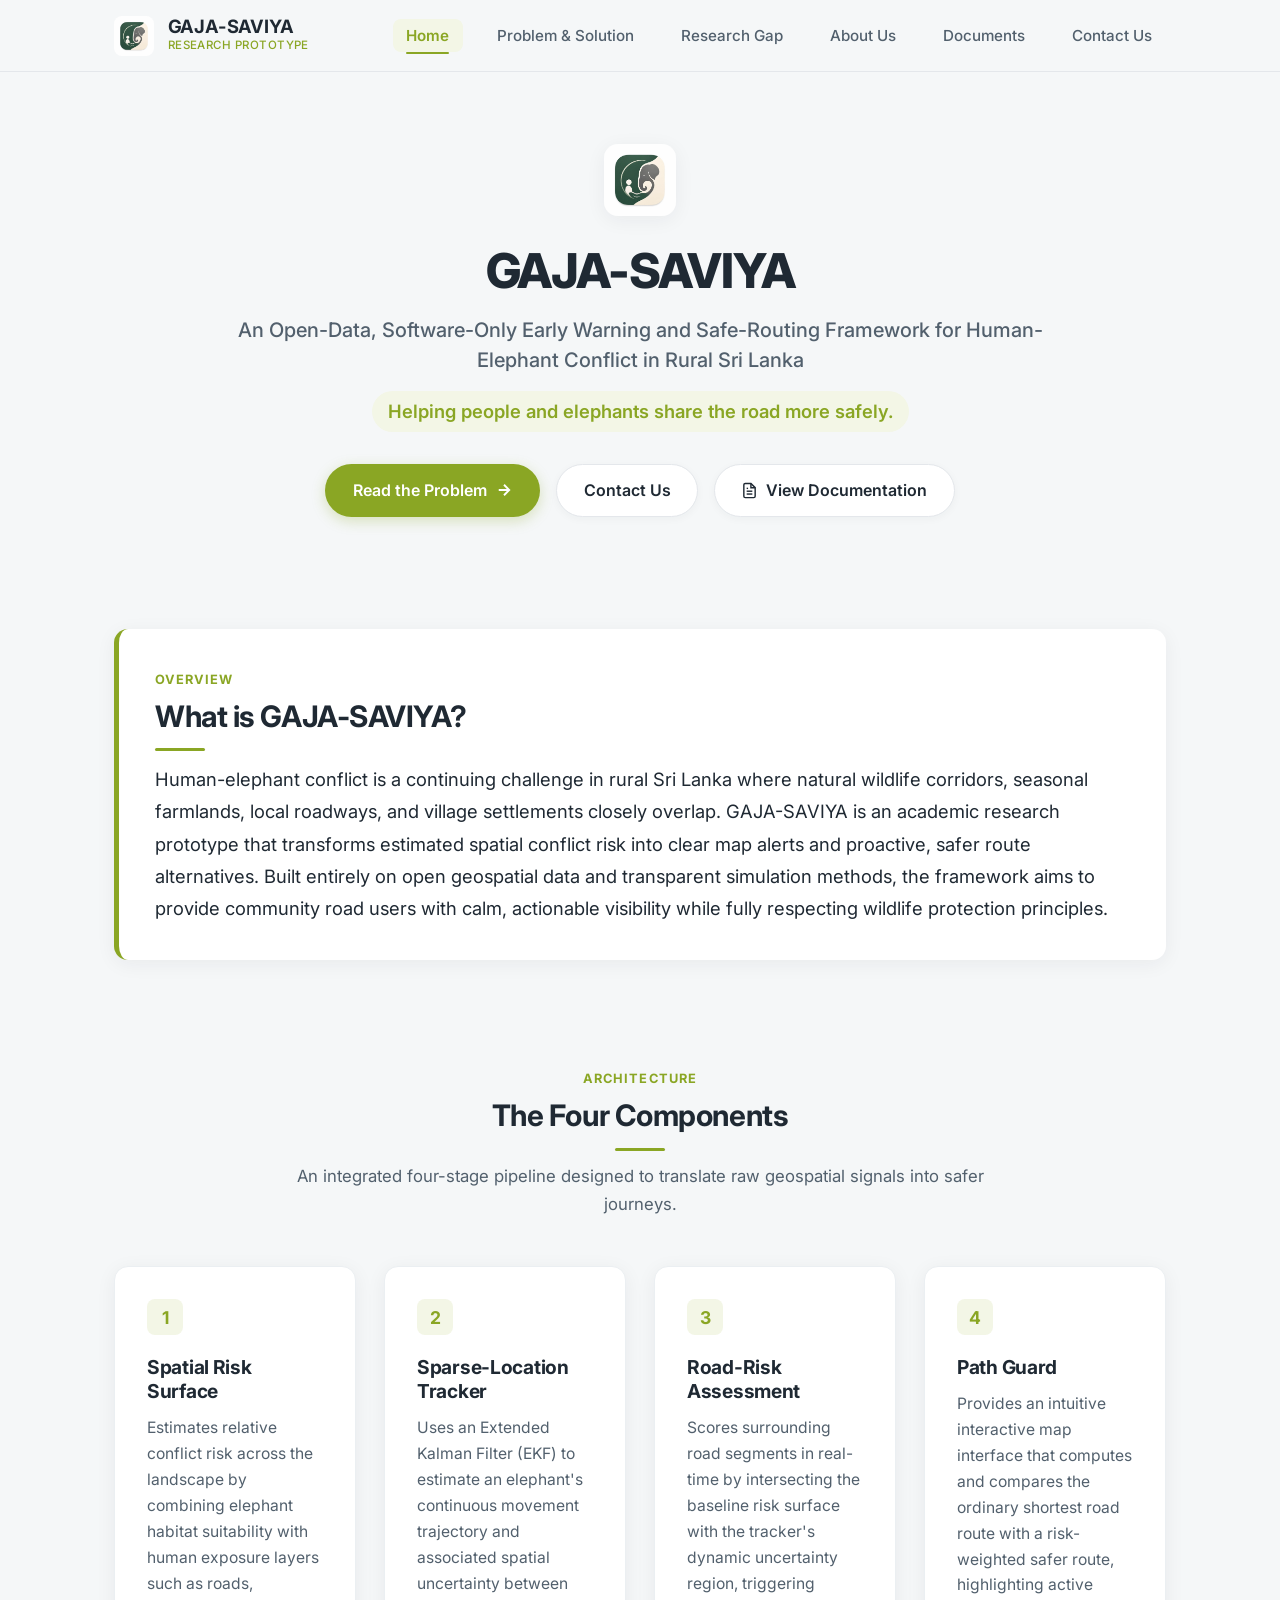
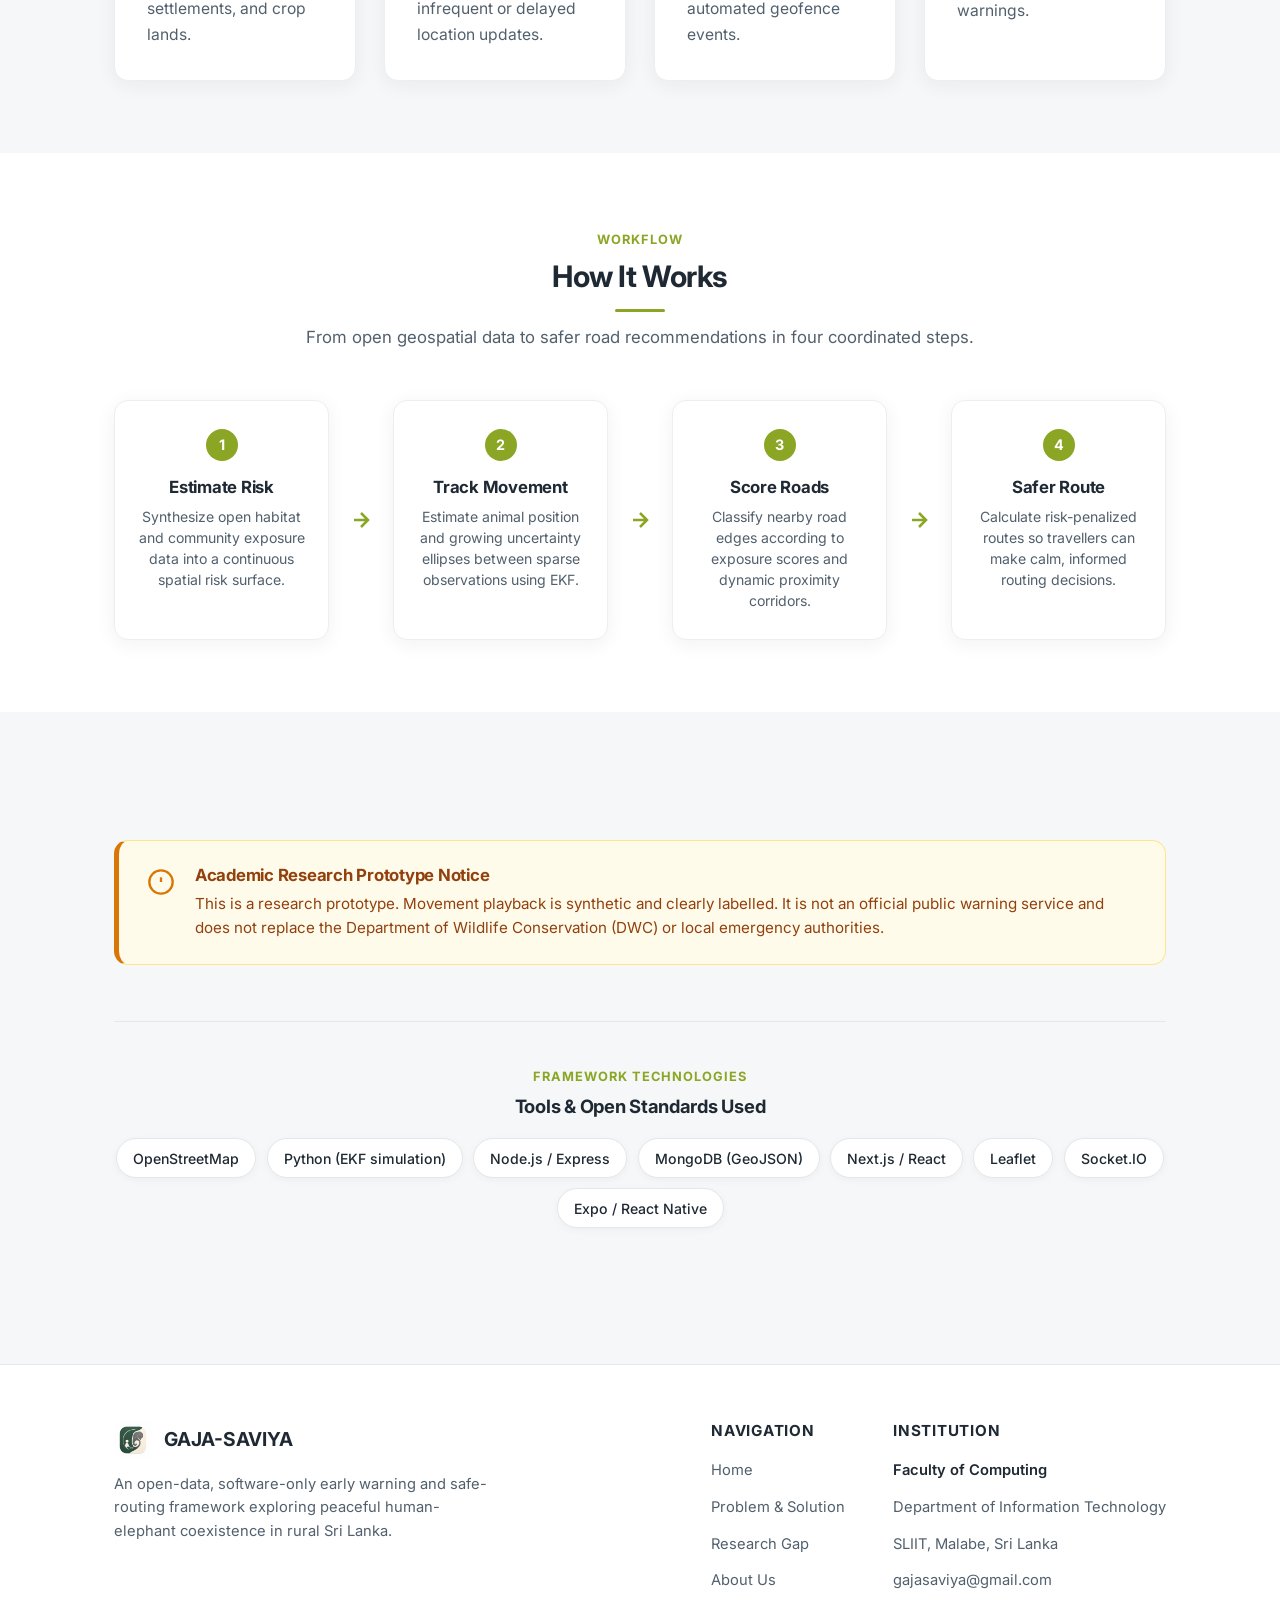
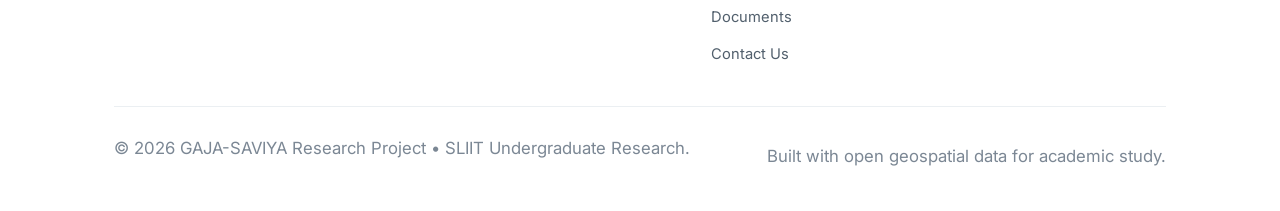
<file: index.html>
<!DOCTYPE html>
<html lang="en">
<head>
  <meta charset="UTF-8">
  <meta name="viewport" content="width=device-width, initial-scale=1.0">
  <title>GAJA-SAVIYA | Safe Routing & Early Warning Framework for Human-Elephant Conflict</title>
  <meta name="description" content="An open-data, software-only early warning and safe-routing framework for human-elephant conflict in rural Sri Lanka. Helping people and elephants share the road more safely.">
  <link rel="icon" type="image/png" href="assets/favicon.png">
  <link rel="stylesheet" href="css/style.css">
</head>
<body>

  <!-- Shared Top Navigation Bar -->
  <header class="site-header" id="siteHeader">
    <div class="container nav-container">
      <a href="index.html" class="brand" aria-label="GAJA-SAVIYA Home">
        <img src="assets/logo.png" alt="GAJA-SAVIYA Logo" class="brand-logo">
        <div class="brand-text">
          <span class="brand-title">GAJA-SAVIYA</span>
          <span class="brand-tag">Research Prototype</span>
        </div>
      </a>

      <!-- Desktop Navigation Menu -->
      <nav aria-label="Main Navigation">
        <ul class="nav-menu">
          <li><a href="index.html" class="nav-link active">Home</a></li>
          <li><a href="problem-solution.html" class="nav-link">Problem &amp; Solution</a></li>
          <li><a href="research-gap.html" class="nav-link">Research Gap</a></li>
          <li><a href="about.html" class="nav-link">About Us</a></li>
          <li><a href="documents.html" class="nav-link">Documents</a></li>
          <li><a href="contact.html" class="nav-link">Contact Us</a></li>
        </ul>
      </nav>

      <!-- Mobile Hamburger Button -->
      <button class="menu-toggle" id="menuToggle" aria-label="Toggle Navigation Menu" aria-expanded="false" aria-controls="mobileNav">
        <svg viewBox="0 0 24 24" fill="none" stroke="currentColor">
          <line x1="3" y1="6" x2="21" y2="6"></line>
          <line x1="3" y1="12" x2="21" y2="12"></line>
          <line x1="3" y1="18" x2="21" y2="18"></line>
        </svg>
      </button>
    </div>

    <!-- Mobile Drawer Menu -->
    <div class="mobile-nav" id="mobileNav">
      <ul class="mobile-menu">
        <li><a href="index.html" class="mobile-link active">Home</a></li>
        <li><a href="problem-solution.html" class="mobile-link">Problem &amp; Solution</a></li>
        <li><a href="research-gap.html" class="mobile-link">Research Gap</a></li>
        <li><a href="about.html" class="mobile-link">About Us</a></li>
        <li><a href="documents.html" class="mobile-link">Documents</a></li>
        <li><a href="contact.html" class="mobile-link">Contact Us</a></li>
      </ul>
    </div>
  </header>

  <!-- Main Page Content -->
  <main id="mainContent">

    <!-- Hero Section -->
    <section class="hero fade-in-on-scroll">
      <div class="container hero-content">
        <img src="assets/logo.png" alt="GAJA-SAVIYA Logo Emblem" class="hero-logo-img">
        <h1 class="hero-title">GAJA-SAVIYA</h1>
        <p class="hero-subtitle">
          An Open-Data, Software-Only Early Warning and Safe-Routing Framework for Human-Elephant Conflict in Rural Sri Lanka
        </p>
        <span class="hero-tagline">Helping people and elephants share the road more safely.</span>
        
        <div class="hero-actions">
          <a href="problem-solution.html" class="btn btn-primary" id="heroBtnProblem">
            <span>Read the Problem</span>
            <svg width="18" height="18" viewBox="0 0 24 24" fill="none" stroke="currentColor" stroke-width="2.5"><path d="M5 12h14M12 5l7 7-7 7"/></svg>
          </a>
          <a href="contact.html" class="btn btn-secondary" id="heroBtnContact">
            <span>Contact Us</span>
          </a>
          <a href="documents.html" class="btn btn-secondary" id="heroBtnDocs">
            <svg width="17" height="17" viewBox="0 0 24 24" fill="none" stroke="currentColor" stroke-width="2" style="flex-shrink:0;">
              <path d="M14 2H6a2 2 0 0 0-2 2v16a2 2 0 0 0 2 2h12a2 2 0 0 0 2-2V8z"/>
              <polyline points="14 2 14 8 20 8"/>
              <line x1="16" y1="13" x2="8" y2="13"/>
              <line x1="16" y1="17" x2="8" y2="17"/>
              <polyline points="10 9 9 9 8 9"/>
            </svg>
            <span>View Documentation</span>
          </a>
        </div>
      </div>
    </section>

    <!-- What is GAJA-SAVIYA Section -->
    <section class="page-section intro-section">
      <div class="container">
        <div class="summary-card fade-in-on-scroll">
          <span class="section-tag">Overview</span>
          <h2 class="section-title text-left">What is GAJA-SAVIYA?</h2>
          <p>
            Human-elephant conflict is a continuing challenge in rural Sri Lanka where natural wildlife corridors, seasonal farmlands, local roadways, and village settlements closely overlap. 
            GAJA-SAVIYA is an academic research prototype that transforms estimated spatial conflict risk into clear map alerts and proactive, safer route alternatives. 
            Built entirely on open geospatial data and transparent simulation methods, the framework aims to provide community road users with calm, actionable visibility while fully respecting wildlife protection principles.
          </p>
        </div>
      </div>
    </section>

    <!-- The Four Components -->
    <section class="page-section">
      <div class="container">
        <div class="section-header fade-in-on-scroll">
          <span class="section-tag">Architecture</span>
          <h2 class="section-title">The Four Components</h2>
          <p class="section-subtitle">
            An integrated four-stage pipeline designed to translate raw geospatial signals into safer journeys.
          </p>
        </div>

        <div class="grid grid-4">
          <!-- Component 1 -->
          <article class="card component-card fade-in-on-scroll" id="compCard1">
            <div class="component-badge" aria-hidden="true">1</div>
            <h3 class="component-title">Spatial Risk Surface</h3>
            <p class="component-desc">
              Estimates relative conflict risk across the landscape by combining elephant habitat suitability with human exposure layers such as roads, settlements, and crop lands.
            </p>
          </article>

          <!-- Component 2 -->
          <article class="card component-card fade-in-on-scroll" id="compCard2">
            <div class="component-badge" aria-hidden="true">2</div>
            <h3 class="component-title">Sparse-Location Tracker</h3>
            <p class="component-desc">
              Uses an Extended Kalman Filter (EKF) to estimate an elephant's continuous movement trajectory and associated spatial uncertainty between infrequent or delayed location updates.
            </p>
          </article>

          <!-- Component 3 -->
          <article class="card component-card fade-in-on-scroll" id="compCard3">
            <div class="component-badge" aria-hidden="true">3</div>
            <h3 class="component-title">Road-Risk Assessment</h3>
            <p class="component-desc">
              Scores surrounding road segments in real-time by intersecting the baseline risk surface with the tracker's dynamic uncertainty region, triggering automated geofence events.
            </p>
          </article>

          <!-- Component 4 -->
          <article class="card component-card fade-in-on-scroll" id="compCard4">
            <div class="component-badge" aria-hidden="true">4</div>
            <h3 class="component-title">Path Guard</h3>
            <p class="component-desc">
              Provides an intuitive interactive map interface that computes and compares the ordinary shortest road route with a risk-weighted safer route, highlighting active warnings.
            </p>
          </article>
        </div>
      </div>
    </section>

    <!-- How It Works Flow -->
    <section class="page-section" style="background-color: #FFFFFF;">
      <div class="container">
        <div class="section-header fade-in-on-scroll">
          <span class="section-tag">Workflow</span>
          <h2 class="section-title">How It Works</h2>
          <p class="section-subtitle">
            From open geospatial data to safer road recommendations in four coordinated steps.
          </p>
        </div>

        <div class="flow-container fade-in-on-scroll">
          <div class="flow-step">
            <div class="flow-index">1</div>
            <h3 class="flow-title">Estimate Risk</h3>
            <p class="flow-text">Synthesize open habitat and community exposure data into a continuous spatial risk surface.</p>
          </div>

          <div class="flow-arrow" aria-hidden="true">
            <svg width="24" height="24" viewBox="0 0 24 24" fill="none" stroke="currentColor" stroke-width="2.5"><path d="M5 12h14M12 5l7 7-7 7"/></svg>
          </div>

          <div class="flow-step">
            <div class="flow-index">2</div>
            <h3 class="flow-title">Track Movement</h3>
            <p class="flow-text">Estimate animal position and growing uncertainty ellipses between sparse observations using EKF.</p>
          </div>

          <div class="flow-arrow" aria-hidden="true">
            <svg width="24" height="24" viewBox="0 0 24 24" fill="none" stroke="currentColor" stroke-width="2.5"><path d="M5 12h14M12 5l7 7-7 7"/></svg>
          </div>

          <div class="flow-step">
            <div class="flow-index">3</div>
            <h3 class="flow-title">Score Roads</h3>
            <p class="flow-text">Classify nearby road edges according to exposure scores and dynamic proximity corridors.</p>
          </div>

          <div class="flow-arrow" aria-hidden="true">
            <svg width="24" height="24" viewBox="0 0 24 24" fill="none" stroke="currentColor" stroke-width="2.5"><path d="M5 12h14M12 5l7 7-7 7"/></svg>
          </div>

          <div class="flow-step">
            <div class="flow-index">4</div>
            <h3 class="flow-title">Safer Route</h3>
            <p class="flow-text">Calculate risk-penalized routes so travellers can make calm, informed routing decisions.</p>
          </div>
        </div>
      </div>
    </section>

    <!-- Honest-Labelling Banner & Tech Stack -->
    <section class="page-section">
      <div class="container">
        <!-- Research Disclaimer Banner -->
        <aside class="disclaimer-banner fade-in-on-scroll" aria-label="Research Disclaimer">
          <svg class="disclaimer-icon" viewBox="0 0 24 24" fill="none" stroke="currentColor" stroke-width="2">
            <circle cx="12" cy="12" r="10"></circle>
            <line x1="12" y1="8" x2="12" y2="12"></line>
            <line x1="12" y1="16" x2="12.01" y2="16"></line>
          </svg>
          <div class="disclaimer-content">
            <h4>Academic Research Prototype Notice</h4>
            <p>
              This is a research prototype. Movement playback is synthetic and clearly labelled. It is not an official public warning service and does not replace the Department of Wildlife Conservation (DWC) or local emergency authorities.
            </p>
          </div>
        </aside>

        <!-- Technology Stack Chips -->
        <div class="tech-section fade-in-on-scroll">
          <span class="section-tag">Framework Technologies</span>
          <h3 style="font-size: 1.15rem; margin-bottom: 0.5rem;">Tools &amp; Open Standards Used</h3>
          <div class="tech-chips">
            <span class="tech-chip">OpenStreetMap</span>
            <span class="tech-chip">Python (EKF simulation)</span>
            <span class="tech-chip">Node.js / Express</span>
            <span class="tech-chip">MongoDB (GeoJSON)</span>
            <span class="tech-chip">Next.js / React</span>
            <span class="tech-chip">Leaflet</span>
            <span class="tech-chip">Socket.IO</span>
            <span class="tech-chip">Expo / React Native</span>
          </div>
        </div>
      </div>
    </section>

  </main>

  <!-- Shared Footer -->
  <footer class="site-footer">
    <div class="container">
      <div class="footer-top">
        <div class="footer-brand">
          <a href="index.html" class="footer-logo-wrap">
            <img src="assets/logo.png" alt="GAJA-SAVIYA Logo" class="footer-logo-img">
            <span class="footer-logo-text">GAJA-SAVIYA</span>
          </a>
          <p class="footer-desc">
            An open-data, software-only early warning and safe-routing framework exploring peaceful human-elephant coexistence in rural Sri Lanka.
          </p>
        </div>

        <div class="footer-links-group">
          <div class="footer-links-col">
            <h4>Navigation</h4>
            <ul class="footer-links-list">
              <li><a href="index.html" class="footer-link">Home</a></li>
              <li><a href="problem-solution.html" class="footer-link">Problem &amp; Solution</a></li>
              <li><a href="research-gap.html" class="footer-link">Research Gap</a></li>
              <li><a href="about.html" class="footer-link">About Us</a></li>
              <li><a href="documents.html" class="footer-link">Documents</a></li>
              <li><a href="contact.html" class="footer-link">Contact Us</a></li>
            </ul>
          </div>

          <div class="footer-links-col">
            <h4>Institution</h4>
            <ul class="footer-links-list">
              <li><span class="footer-link" style="color: var(--text-heading); font-weight: 600;">Faculty of Computing</span></li>
              <li><span class="footer-link">Department of Information Technology</span></li>
              <li><span class="footer-link">SLIIT, Malabe, Sri Lanka</span></li>
              <li><a href="mailto:gajasaviya@gmail.com" class="footer-link">gajasaviya@gmail.com</a></li>
            </ul>
          </div>
        </div>
      </div>

      <div class="footer-bottom">
        <p>&copy; 2026 GAJA-SAVIYA Research Project &bull; SLIIT Undergraduate Research.</p>
        <p>Built with open geospatial data for academic study.</p>
      </div>
    </div>
  </footer>

  <script src="js/main.js"></script>
</body>
</html>
</file>
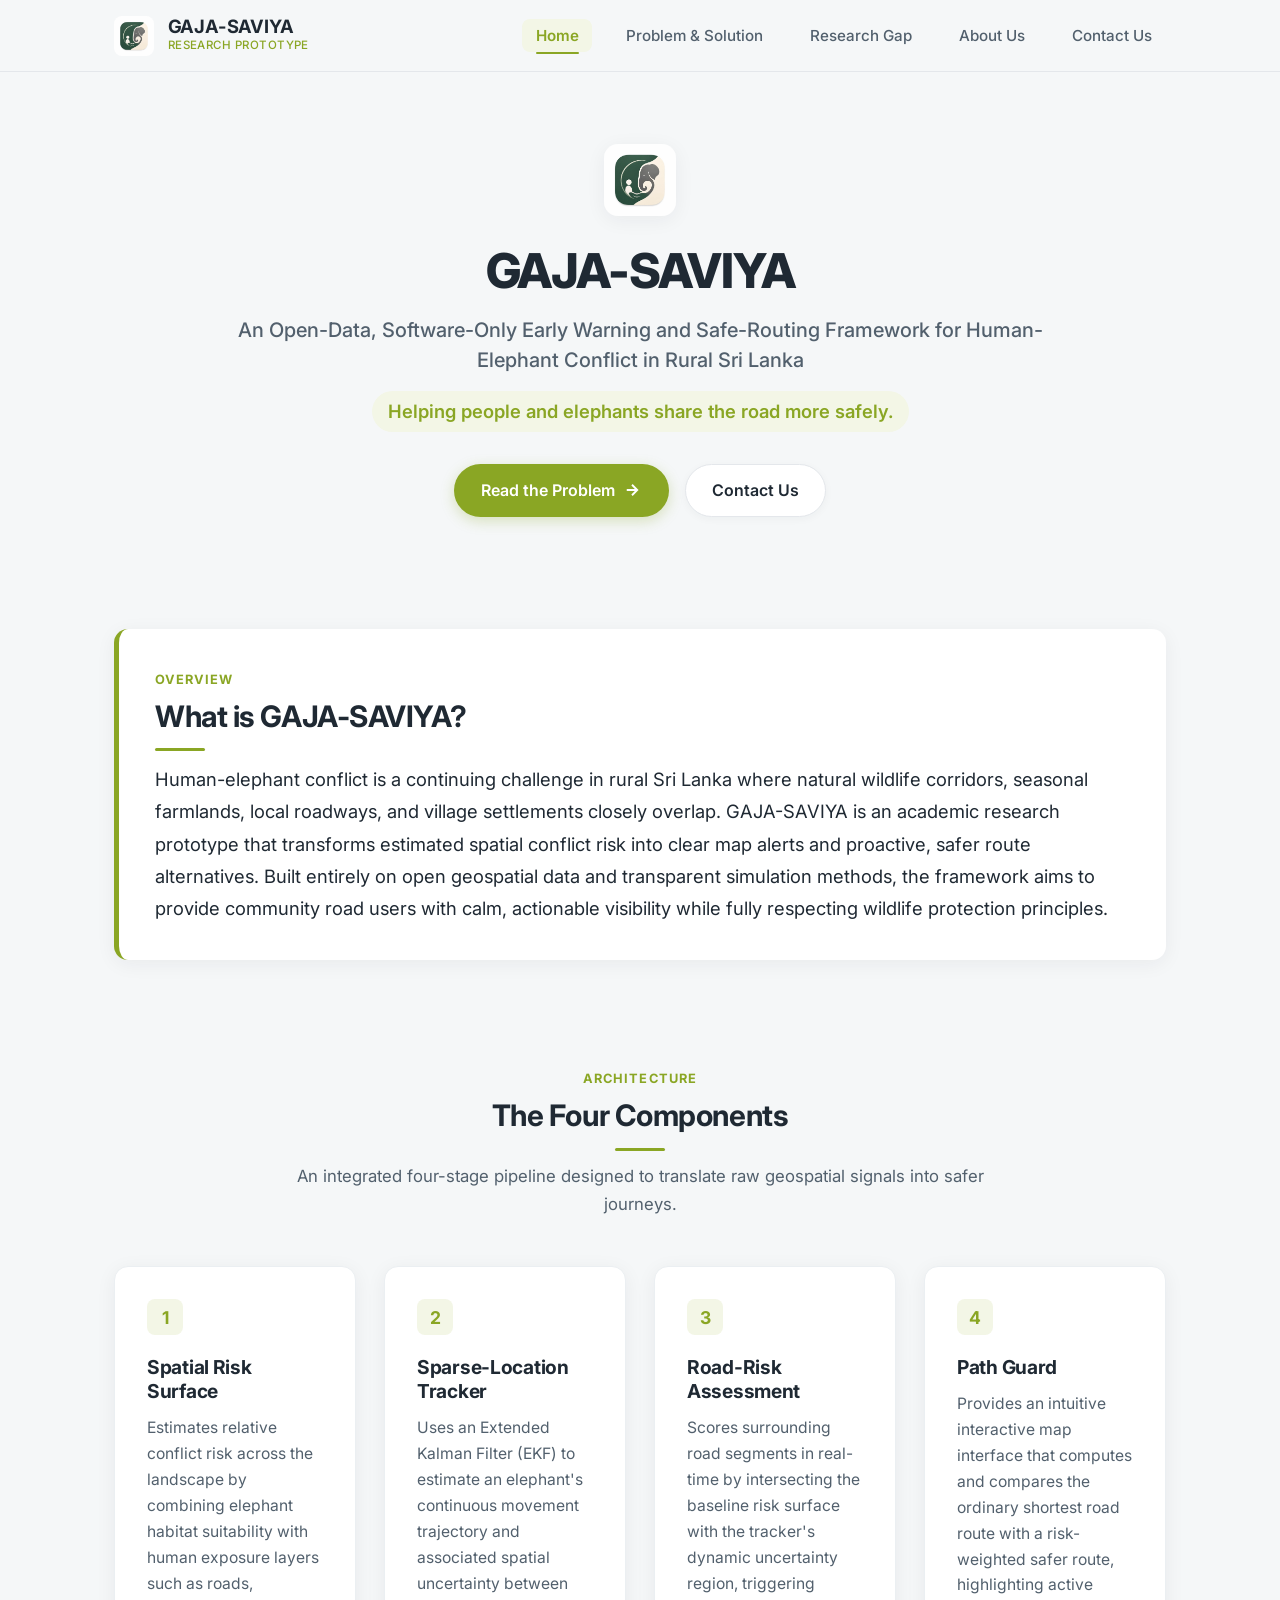
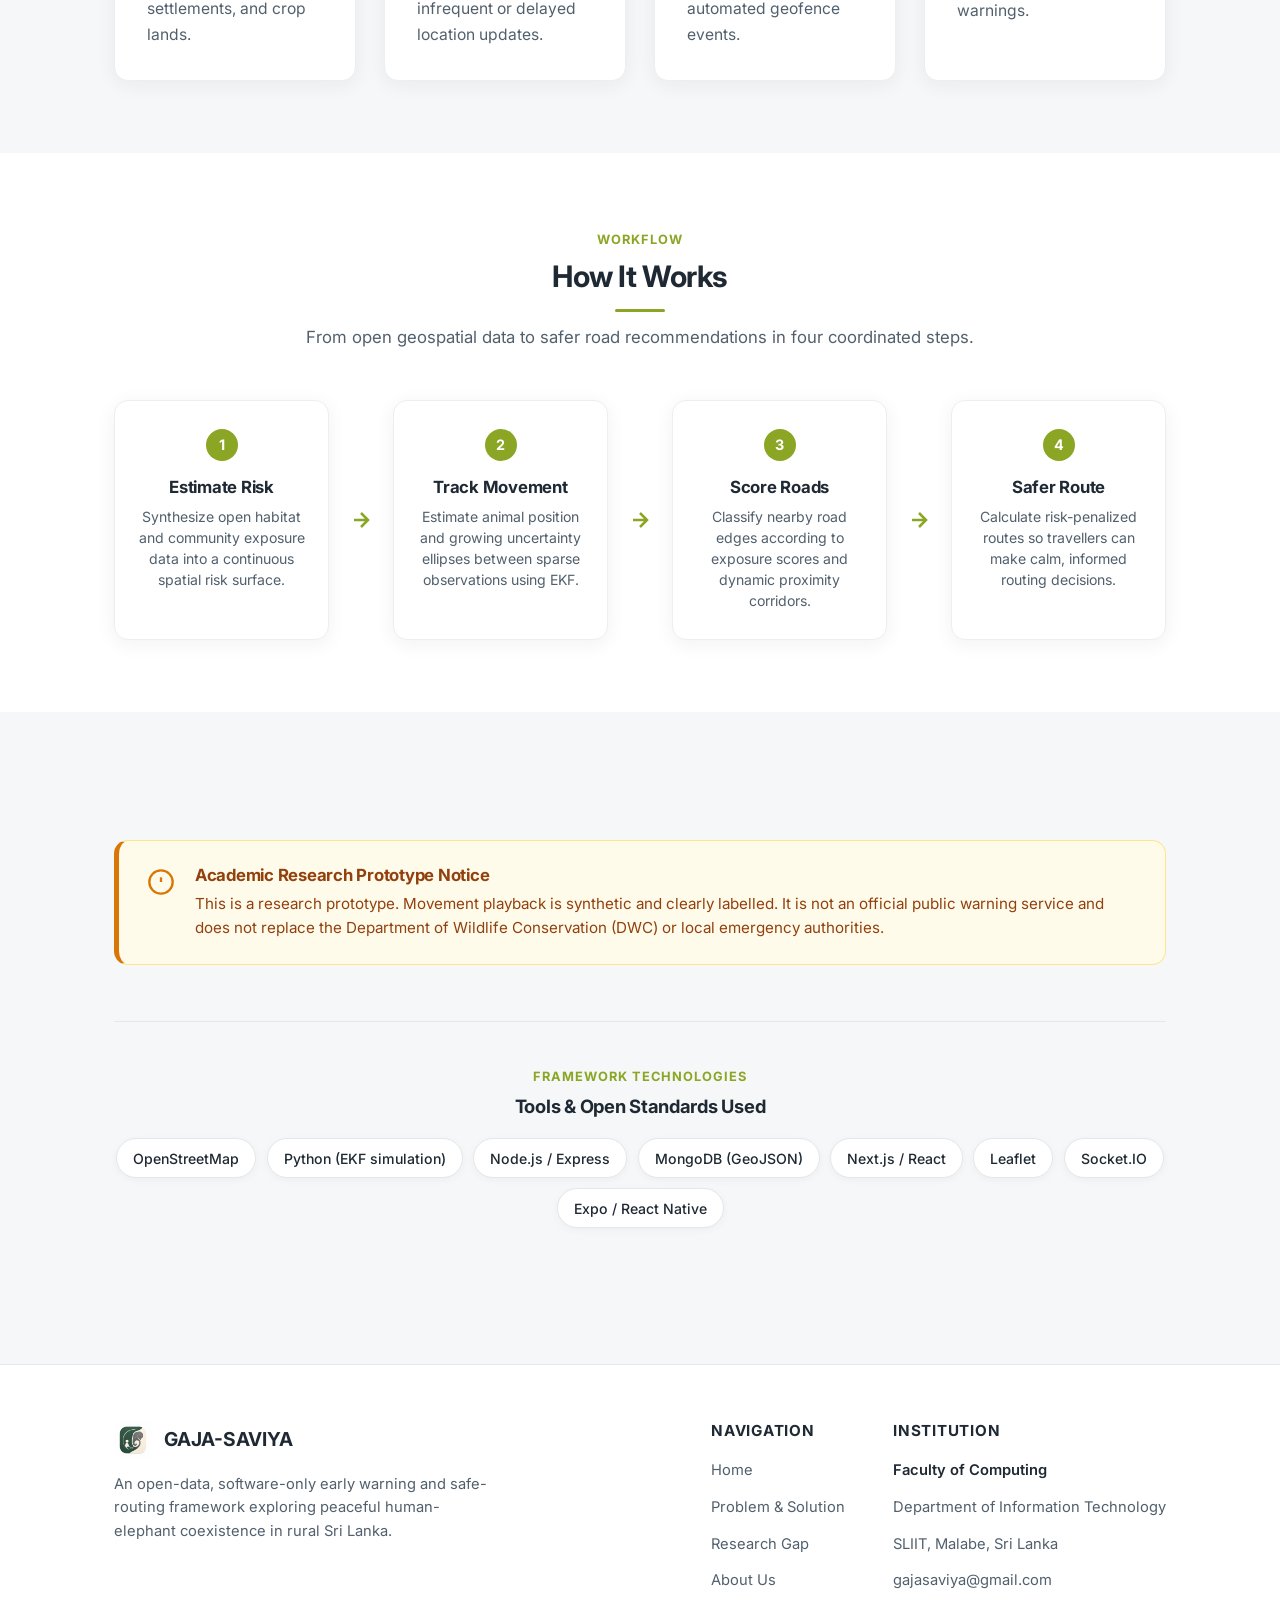
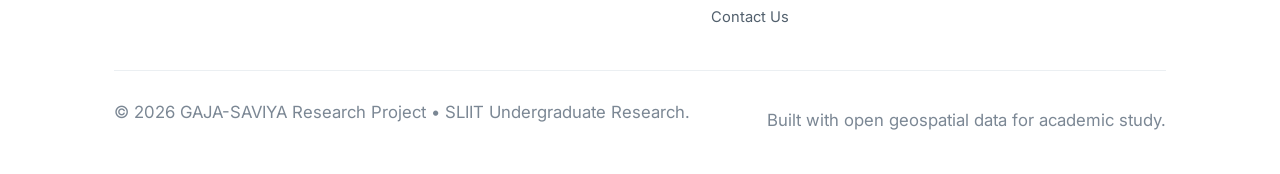
<file: R26-IT-136-Students/7. Website/R26-IT-136-GAJA-SAVIYA-Research-Website/index.html>
<!DOCTYPE html>
<html lang="en">
<head>
  <meta charset="UTF-8">
  <meta name="viewport" content="width=device-width, initial-scale=1.0">
  <title>GAJA-SAVIYA | Safe Routing & Early Warning Framework for Human-Elephant Conflict</title>
  <meta name="description" content="An open-data, software-only early warning and safe-routing framework for human-elephant conflict in rural Sri Lanka. Helping people and elephants share the road more safely.">
  <link rel="icon" type="image/png" href="assets/favicon.png">
  <link rel="stylesheet" href="css/style.css">
</head>
<body>

  <!-- Shared Top Navigation Bar -->
  <header class="site-header" id="siteHeader">
    <div class="container nav-container">
      <a href="index.html" class="brand" aria-label="GAJA-SAVIYA Home">
        <img src="assets/logo.png" alt="GAJA-SAVIYA Logo" class="brand-logo">
        <div class="brand-text">
          <span class="brand-title">GAJA-SAVIYA</span>
          <span class="brand-tag">Research Prototype</span>
        </div>
      </a>

      <!-- Desktop Navigation Menu -->
      <nav aria-label="Main Navigation">
        <ul class="nav-menu">
          <li><a href="index.html" class="nav-link active">Home</a></li>
          <li><a href="problem-solution.html" class="nav-link">Problem &amp; Solution</a></li>
          <li><a href="research-gap.html" class="nav-link">Research Gap</a></li>
          <li><a href="about.html" class="nav-link">About Us</a></li>
          <li><a href="contact.html" class="nav-link">Contact Us</a></li>
        </ul>
      </nav>

      <!-- Mobile Hamburger Button -->
      <button class="menu-toggle" id="menuToggle" aria-label="Toggle Navigation Menu" aria-expanded="false" aria-controls="mobileNav">
        <svg viewBox="0 0 24 24" fill="none" stroke="currentColor">
          <line x1="3" y1="6" x2="21" y2="6"></line>
          <line x1="3" y1="12" x2="21" y2="12"></line>
          <line x1="3" y1="18" x2="21" y2="18"></line>
        </svg>
      </button>
    </div>

    <!-- Mobile Drawer Menu -->
    <div class="mobile-nav" id="mobileNav">
      <ul class="mobile-menu">
        <li><a href="index.html" class="mobile-link active">Home</a></li>
        <li><a href="problem-solution.html" class="mobile-link">Problem &amp; Solution</a></li>
        <li><a href="research-gap.html" class="mobile-link">Research Gap</a></li>
        <li><a href="about.html" class="mobile-link">About Us</a></li>
        <li><a href="contact.html" class="mobile-link">Contact Us</a></li>
      </ul>
    </div>
  </header>

  <!-- Main Page Content -->
  <main id="mainContent">

    <!-- Hero Section -->
    <section class="hero fade-in-on-scroll">
      <div class="container hero-content">
        <img src="assets/logo.png" alt="GAJA-SAVIYA Logo Emblem" class="hero-logo-img">
        <h1 class="hero-title">GAJA-SAVIYA</h1>
        <p class="hero-subtitle">
          An Open-Data, Software-Only Early Warning and Safe-Routing Framework for Human-Elephant Conflict in Rural Sri Lanka
        </p>
        <span class="hero-tagline">Helping people and elephants share the road more safely.</span>
        
        <div class="hero-actions">
          <a href="problem-solution.html" class="btn btn-primary" id="heroBtnProblem">
            <span>Read the Problem</span>
            <svg width="18" height="18" viewBox="0 0 24 24" fill="none" stroke="currentColor" stroke-width="2.5"><path d="M5 12h14M12 5l7 7-7 7"/></svg>
          </a>
          <a href="contact.html" class="btn btn-secondary" id="heroBtnContact">
            <span>Contact Us</span>
          </a>
        </div>
      </div>
    </section>

    <!-- What is GAJA-SAVIYA Section -->
    <section class="page-section intro-section">
      <div class="container">
        <div class="summary-card fade-in-on-scroll">
          <span class="section-tag">Overview</span>
          <h2 class="section-title text-left">What is GAJA-SAVIYA?</h2>
          <p>
            Human-elephant conflict is a continuing challenge in rural Sri Lanka where natural wildlife corridors, seasonal farmlands, local roadways, and village settlements closely overlap. 
            GAJA-SAVIYA is an academic research prototype that transforms estimated spatial conflict risk into clear map alerts and proactive, safer route alternatives. 
            Built entirely on open geospatial data and transparent simulation methods, the framework aims to provide community road users with calm, actionable visibility while fully respecting wildlife protection principles.
          </p>
        </div>
      </div>
    </section>

    <!-- The Four Components -->
    <section class="page-section">
      <div class="container">
        <div class="section-header fade-in-on-scroll">
          <span class="section-tag">Architecture</span>
          <h2 class="section-title">The Four Components</h2>
          <p class="section-subtitle">
            An integrated four-stage pipeline designed to translate raw geospatial signals into safer journeys.
          </p>
        </div>

        <div class="grid grid-4">
          <!-- Component 1 -->
          <article class="card component-card fade-in-on-scroll" id="compCard1">
            <div class="component-badge" aria-hidden="true">1</div>
            <h3 class="component-title">Spatial Risk Surface</h3>
            <p class="component-desc">
              Estimates relative conflict risk across the landscape by combining elephant habitat suitability with human exposure layers such as roads, settlements, and crop lands.
            </p>
          </article>

          <!-- Component 2 -->
          <article class="card component-card fade-in-on-scroll" id="compCard2">
            <div class="component-badge" aria-hidden="true">2</div>
            <h3 class="component-title">Sparse-Location Tracker</h3>
            <p class="component-desc">
              Uses an Extended Kalman Filter (EKF) to estimate an elephant's continuous movement trajectory and associated spatial uncertainty between infrequent or delayed location updates.
            </p>
          </article>

          <!-- Component 3 -->
          <article class="card component-card fade-in-on-scroll" id="compCard3">
            <div class="component-badge" aria-hidden="true">3</div>
            <h3 class="component-title">Road-Risk Assessment</h3>
            <p class="component-desc">
              Scores surrounding road segments in real-time by intersecting the baseline risk surface with the tracker's dynamic uncertainty region, triggering automated geofence events.
            </p>
          </article>

          <!-- Component 4 -->
          <article class="card component-card fade-in-on-scroll" id="compCard4">
            <div class="component-badge" aria-hidden="true">4</div>
            <h3 class="component-title">Path Guard</h3>
            <p class="component-desc">
              Provides an intuitive interactive map interface that computes and compares the ordinary shortest road route with a risk-weighted safer route, highlighting active warnings.
            </p>
          </article>
        </div>
      </div>
    </section>

    <!-- How It Works Flow -->
    <section class="page-section" style="background-color: #FFFFFF;">
      <div class="container">
        <div class="section-header fade-in-on-scroll">
          <span class="section-tag">Workflow</span>
          <h2 class="section-title">How It Works</h2>
          <p class="section-subtitle">
            From open geospatial data to safer road recommendations in four coordinated steps.
          </p>
        </div>

        <div class="flow-container fade-in-on-scroll">
          <div class="flow-step">
            <div class="flow-index">1</div>
            <h3 class="flow-title">Estimate Risk</h3>
            <p class="flow-text">Synthesize open habitat and community exposure data into a continuous spatial risk surface.</p>
          </div>

          <div class="flow-arrow" aria-hidden="true">
            <svg width="24" height="24" viewBox="0 0 24 24" fill="none" stroke="currentColor" stroke-width="2.5"><path d="M5 12h14M12 5l7 7-7 7"/></svg>
          </div>

          <div class="flow-step">
            <div class="flow-index">2</div>
            <h3 class="flow-title">Track Movement</h3>
            <p class="flow-text">Estimate animal position and growing uncertainty ellipses between sparse observations using EKF.</p>
          </div>

          <div class="flow-arrow" aria-hidden="true">
            <svg width="24" height="24" viewBox="0 0 24 24" fill="none" stroke="currentColor" stroke-width="2.5"><path d="M5 12h14M12 5l7 7-7 7"/></svg>
          </div>

          <div class="flow-step">
            <div class="flow-index">3</div>
            <h3 class="flow-title">Score Roads</h3>
            <p class="flow-text">Classify nearby road edges according to exposure scores and dynamic proximity corridors.</p>
          </div>

          <div class="flow-arrow" aria-hidden="true">
            <svg width="24" height="24" viewBox="0 0 24 24" fill="none" stroke="currentColor" stroke-width="2.5"><path d="M5 12h14M12 5l7 7-7 7"/></svg>
          </div>

          <div class="flow-step">
            <div class="flow-index">4</div>
            <h3 class="flow-title">Safer Route</h3>
            <p class="flow-text">Calculate risk-penalized routes so travellers can make calm, informed routing decisions.</p>
          </div>
        </div>
      </div>
    </section>

    <!-- Honest-Labelling Banner & Tech Stack -->
    <section class="page-section">
      <div class="container">
        <!-- Research Disclaimer Banner -->
        <aside class="disclaimer-banner fade-in-on-scroll" aria-label="Research Disclaimer">
          <svg class="disclaimer-icon" viewBox="0 0 24 24" fill="none" stroke="currentColor" stroke-width="2">
            <circle cx="12" cy="12" r="10"></circle>
            <line x1="12" y1="8" x2="12" y2="12"></line>
            <line x1="12" y1="16" x2="12.01" y2="16"></line>
          </svg>
          <div class="disclaimer-content">
            <h4>Academic Research Prototype Notice</h4>
            <p>
              This is a research prototype. Movement playback is synthetic and clearly labelled. It is not an official public warning service and does not replace the Department of Wildlife Conservation (DWC) or local emergency authorities.
            </p>
          </div>
        </aside>

        <!-- Technology Stack Chips -->
        <div class="tech-section fade-in-on-scroll">
          <span class="section-tag">Framework Technologies</span>
          <h3 style="font-size: 1.15rem; margin-bottom: 0.5rem;">Tools &amp; Open Standards Used</h3>
          <div class="tech-chips">
            <span class="tech-chip">OpenStreetMap</span>
            <span class="tech-chip">Python (EKF simulation)</span>
            <span class="tech-chip">Node.js / Express</span>
            <span class="tech-chip">MongoDB (GeoJSON)</span>
            <span class="tech-chip">Next.js / React</span>
            <span class="tech-chip">Leaflet</span>
            <span class="tech-chip">Socket.IO</span>
            <span class="tech-chip">Expo / React Native</span>
          </div>
        </div>
      </div>
    </section>

  </main>

  <!-- Shared Footer -->
  <footer class="site-footer">
    <div class="container">
      <div class="footer-top">
        <div class="footer-brand">
          <a href="index.html" class="footer-logo-wrap">
            <img src="assets/logo.png" alt="GAJA-SAVIYA Logo" class="footer-logo-img">
            <span class="footer-logo-text">GAJA-SAVIYA</span>
          </a>
          <p class="footer-desc">
            An open-data, software-only early warning and safe-routing framework exploring peaceful human-elephant coexistence in rural Sri Lanka.
          </p>
        </div>

        <div class="footer-links-group">
          <div class="footer-links-col">
            <h4>Navigation</h4>
            <ul class="footer-links-list">
              <li><a href="index.html" class="footer-link">Home</a></li>
              <li><a href="problem-solution.html" class="footer-link">Problem &amp; Solution</a></li>
              <li><a href="research-gap.html" class="footer-link">Research Gap</a></li>
              <li><a href="about.html" class="footer-link">About Us</a></li>
              <li><a href="contact.html" class="footer-link">Contact Us</a></li>
            </ul>
          </div>

          <div class="footer-links-col">
            <h4>Institution</h4>
            <ul class="footer-links-list">
              <li><span class="footer-link" style="color: var(--text-heading); font-weight: 600;">Faculty of Computing</span></li>
              <li><span class="footer-link">Department of Information Technology</span></li>
              <li><span class="footer-link">SLIIT, Malabe, Sri Lanka</span></li>
              <li><a href="mailto:gajasaviya@gmail.com" class="footer-link">gajasaviya@gmail.com</a></li>
            </ul>
          </div>
        </div>
      </div>

      <div class="footer-bottom">
        <p>&copy; 2026 GAJA-SAVIYA Research Project &bull; SLIIT Undergraduate Research.</p>
        <p>Built with open geospatial data for academic study.</p>
      </div>
    </div>
  </footer>

  <script src="js/main.js"></script>
</body>
</html>
</file>
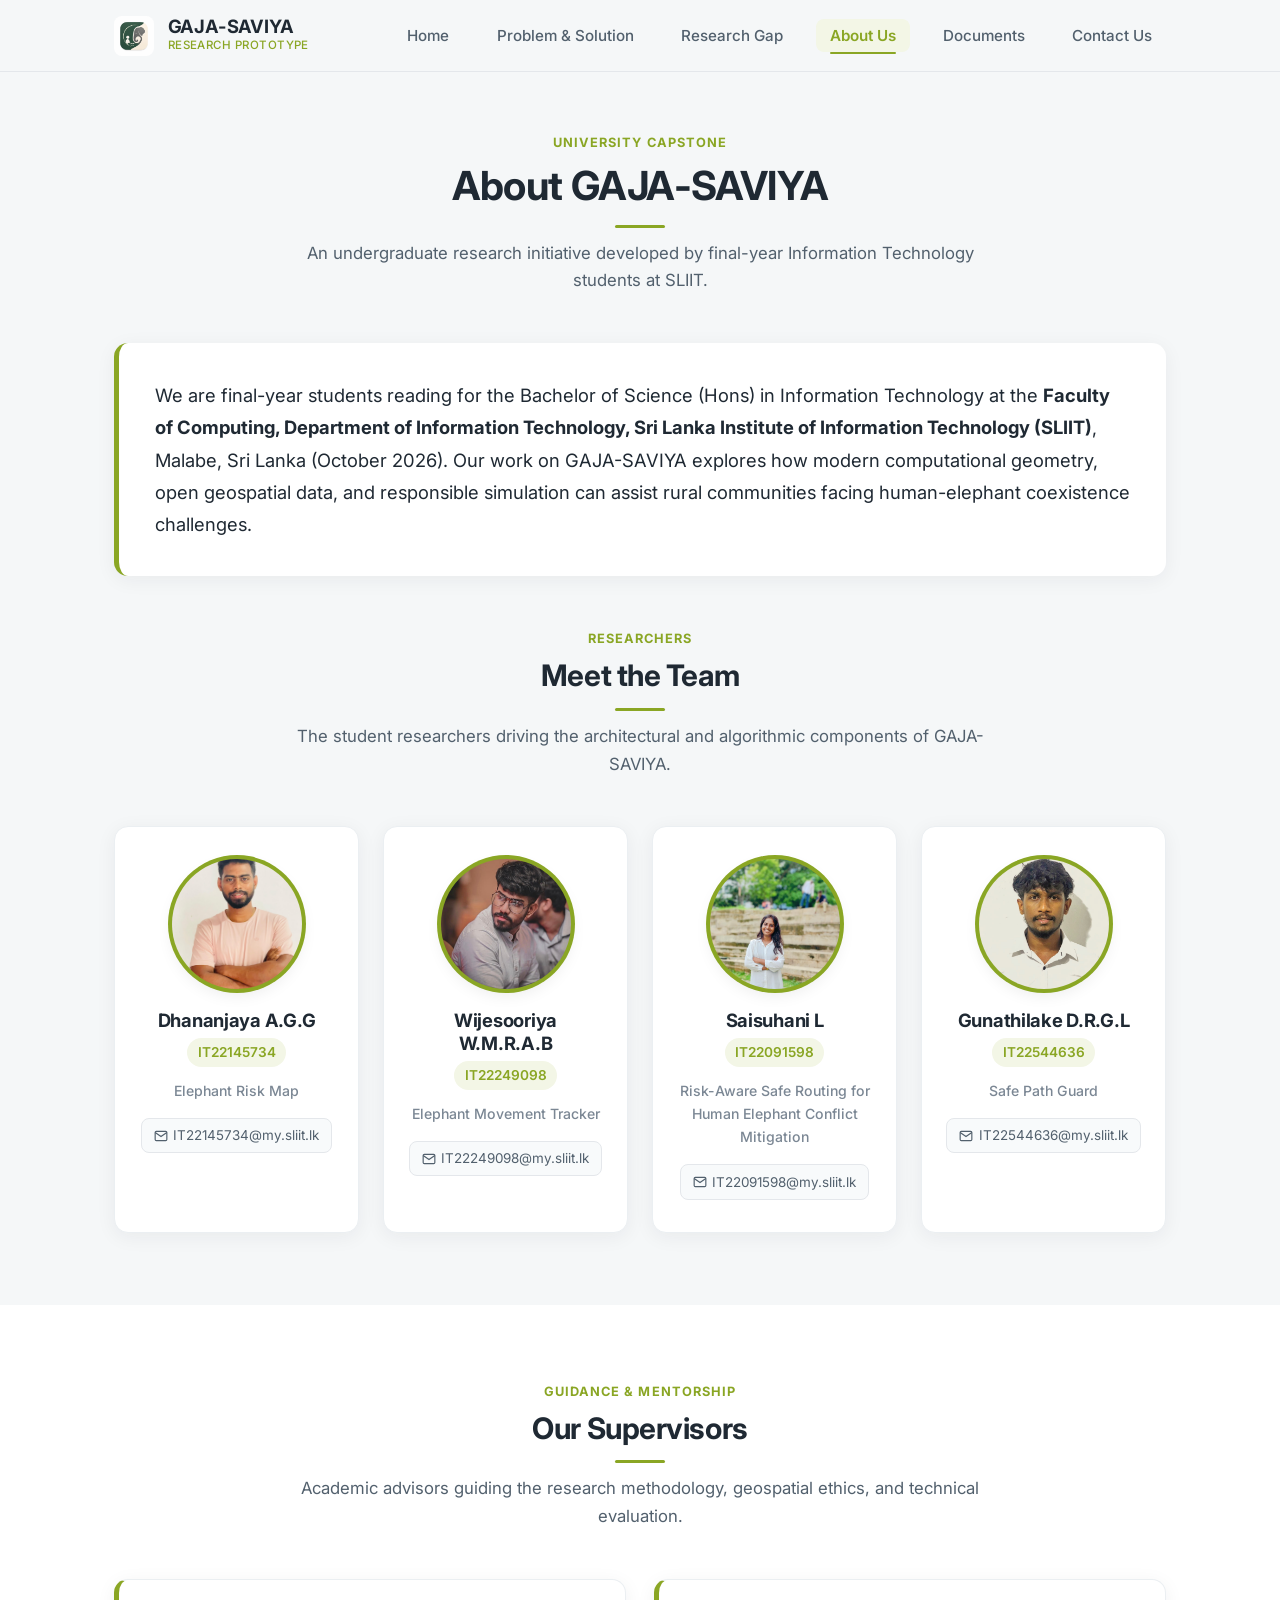
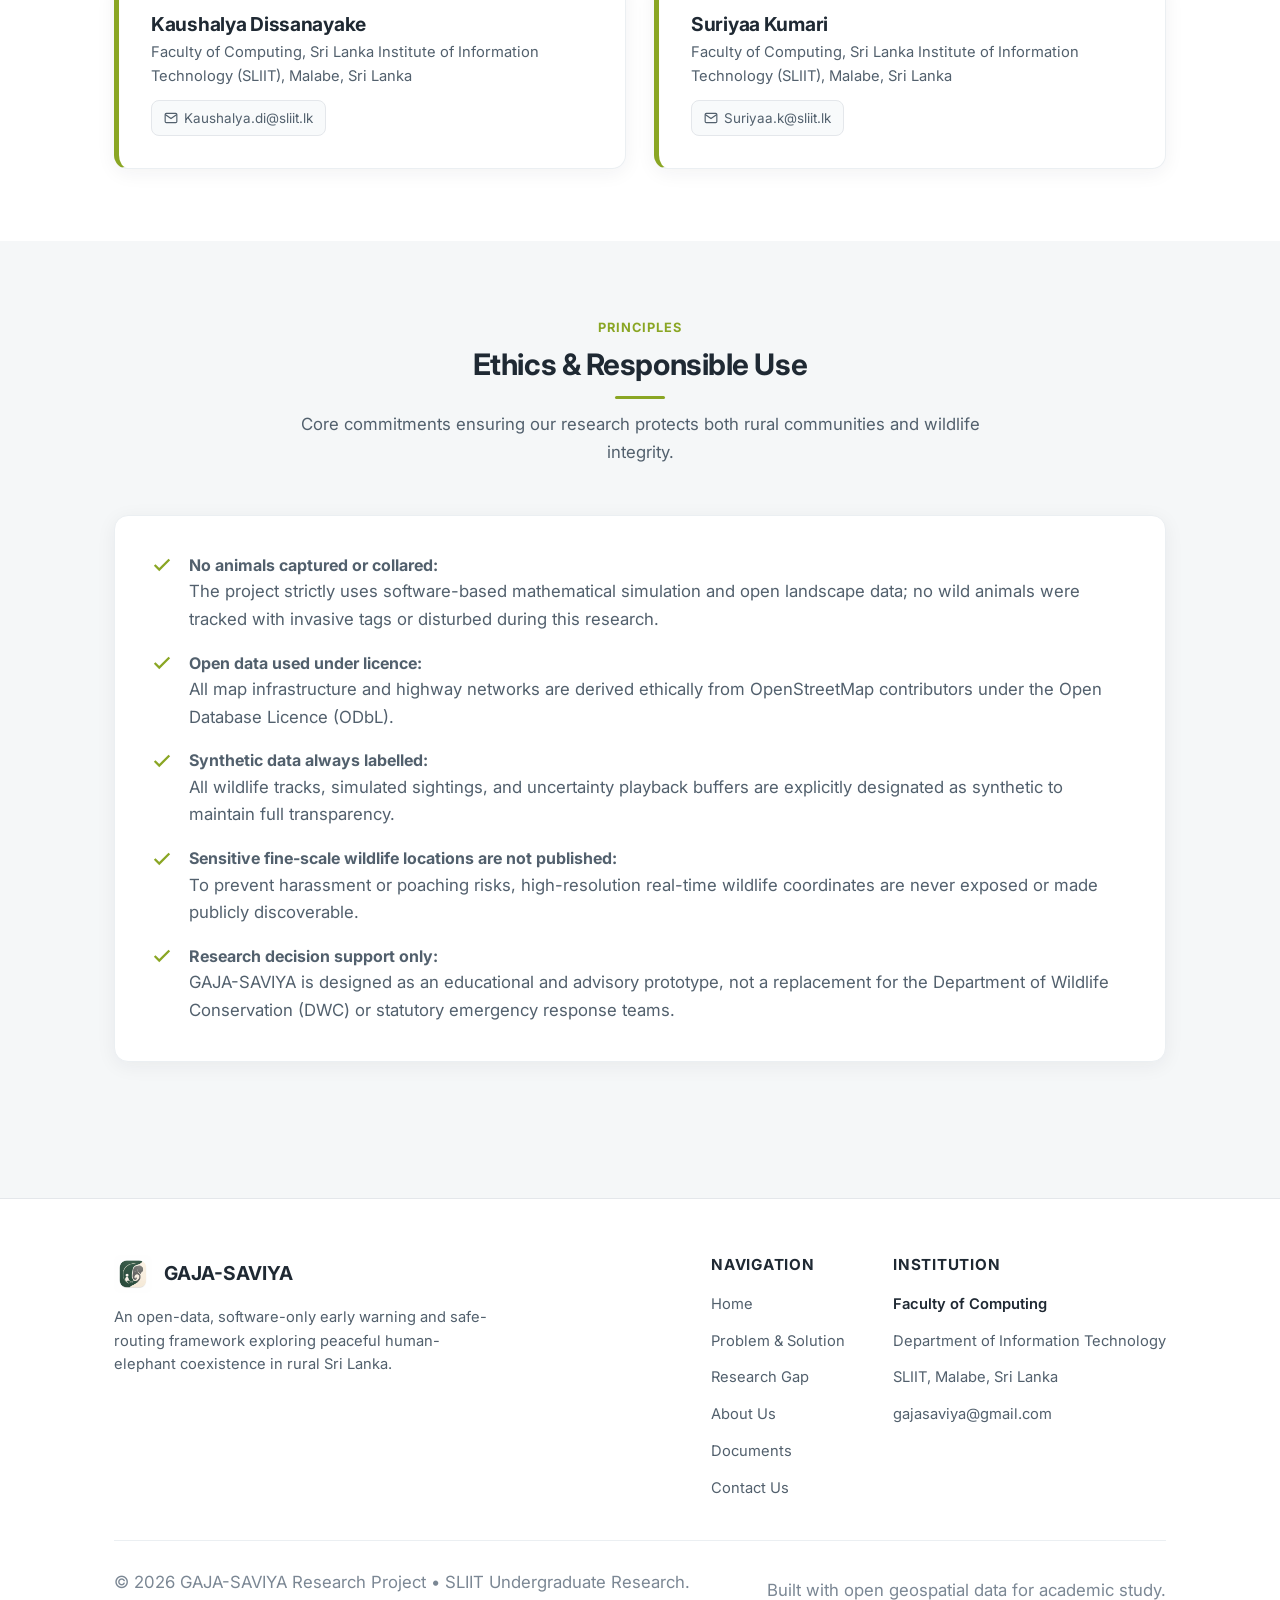
<file: about.html>
<!DOCTYPE html>
<html lang="en">
<head>
  <meta charset="UTF-8">
  <meta name="viewport" content="width=device-width, initial-scale=1.0">
  <title>About Us | GAJA-SAVIYA Research Team</title>
  <meta name="description" content="Meet the undergraduate research team and supervisors from SLIIT Faculty of Computing behind the GAJA-SAVIYA human-elephant conflict safe-routing framework.">
  <link rel="icon" type="image/png" href="assets/favicon.png">
  <link rel="stylesheet" href="css/style.css">
</head>
<body>

  <!-- Shared Top Navigation Bar -->
  <header class="site-header" id="siteHeader">
    <div class="container nav-container">
      <a href="index.html" class="brand" aria-label="GAJA-SAVIYA Home">
        <img src="assets/logo.png" alt="GAJA-SAVIYA Logo" class="brand-logo">
        <div class="brand-text">
          <span class="brand-title">GAJA-SAVIYA</span>
          <span class="brand-tag">Research Prototype</span>
        </div>
      </a>

      <!-- Desktop Navigation Menu -->
      <nav aria-label="Main Navigation">
        <ul class="nav-menu">
          <li><a href="index.html" class="nav-link">Home</a></li>
          <li><a href="problem-solution.html" class="nav-link">Problem &amp; Solution</a></li>
          <li><a href="research-gap.html" class="nav-link">Research Gap</a></li>
          <li><a href="about.html" class="nav-link active">About Us</a></li>
          <li><a href="documents.html" class="nav-link">Documents</a></li>
          <li><a href="contact.html" class="nav-link">Contact Us</a></li>
        </ul>
      </nav>

      <!-- Mobile Hamburger Button -->
      <button class="menu-toggle" id="menuToggle" aria-label="Toggle Navigation Menu" aria-expanded="false" aria-controls="mobileNav">
        <svg viewBox="0 0 24 24" fill="none" stroke="currentColor">
          <line x1="3" y1="6" x2="21" y2="6"></line>
          <line x1="3" y1="12" x2="21" y2="12"></line>
          <line x1="3" y1="18" x2="21" y2="18"></line>
        </svg>
      </button>
    </div>

    <!-- Mobile Drawer Menu -->
    <div class="mobile-nav" id="mobileNav">
      <ul class="mobile-menu">
        <li><a href="index.html" class="mobile-link">Home</a></li>
        <li><a href="problem-solution.html" class="mobile-link">Problem &amp; Solution</a></li>
        <li><a href="research-gap.html" class="mobile-link">Research Gap</a></li>
        <li><a href="about.html" class="mobile-link active">About Us</a></li>
        <li><a href="documents.html" class="mobile-link">Documents</a></li>
        <li><a href="contact.html" class="mobile-link">Contact Us</a></li>
      </ul>
    </div>
  </header>

  <main id="mainContent">

    <!-- Header Section -->
    <section class="page-section intro-section">
      <div class="container">
        <div class="section-header fade-in-on-scroll">
          <span class="section-tag">University Capstone</span>
          <h1 class="section-title">About GAJA-SAVIYA</h1>
          <p class="section-subtitle">
            An undergraduate research initiative developed by final-year Information Technology students at SLIIT.
          </p>
        </div>

        <div class="summary-card fade-in-on-scroll">
          <p>
            We are final-year students reading for the Bachelor of Science (Hons) in Information Technology at the 
            <strong>Faculty of Computing, Department of Information Technology, Sri Lanka Institute of Information Technology (SLIIT)</strong>, 
            Malabe, Sri Lanka (October 2026). Our work on GAJA-SAVIYA explores how modern computational geometry, open geospatial data, and responsible simulation can assist rural communities facing human-elephant coexistence challenges.
          </p>
        </div>
      </div>
    </section>

    <!-- Meet the Team Section -->
    <section class="page-section" style="padding-top: 1rem;">
      <div class="container">
        <div class="section-header fade-in-on-scroll">
          <span class="section-tag">Researchers</span>
          <h2 class="section-title">Meet the Team</h2>
          <p class="section-subtitle">
            The student researchers driving the architectural and algorithmic components of GAJA-SAVIYA.
          </p>
        </div>

        <!-- ===============================================================
             EDITABLE TEAM MEMBERS BLOCK
             Update details or photos directly in this section as needed
             =============================================================== -->
        <div class="team-grid" id="teamGrid">
          
          <!-- Member 1 -->
          <article class="member-card fade-in-on-scroll" id="member-1">
            <div class="member-photo-wrap">
              <img src="assets/member1.jpg" alt="Photo of Dhananjaya A.G.G" class="member-photo" loading="lazy">
            </div>
            <h3 class="member-name">Dhananjaya A.G.G</h3>
            <span class="member-id">IT22145734</span>
            <p class="member-role">Elephant Risk Map</p>
            <a href="mailto:IT22145734@my.sliit.lk" class="member-email" title="Email Dhananjaya A.G.G">
              <svg width="14" height="14" viewBox="0 0 24 24" fill="none" stroke="currentColor" stroke-width="2"><path d="M4 4h16c1.1 0 2 .9 2 2v12c0 1.1-.9 2-2 2H4c-1.1 0-2-.9-2-2V6c0-1.1.9-2 2-2z"/><polyline points="22,6 12,13 2,6"/></svg>
              <span>IT22145734@my.sliit.lk</span>
            </a>
          </article>

          <!-- Member 2 -->
          <article class="member-card fade-in-on-scroll" id="member-2">
            <div class="member-photo-wrap">
              <img src="assets/member2.jpg" alt="Photo of Wijesooriya W.M.R.A.B" class="member-photo" loading="lazy">
            </div>
            <h3 class="member-name">Wijesooriya W.M.R.A.B</h3>
            <span class="member-id">IT22249098</span>
            <p class="member-role">Elephant Movement Tracker</p>
            <a href="mailto:IT22249098@my.sliit.lk" class="member-email" title="Email Wijesooriya W.M.R.A.B">
              <svg width="14" height="14" viewBox="0 0 24 24" fill="none" stroke="currentColor" stroke-width="2"><path d="M4 4h16c1.1 0 2 .9 2 2v12c0 1.1-.9 2-2 2H4c-1.1 0-2-.9-2-2V6c0-1.1.9-2 2-2z"/><polyline points="22,6 12,13 2,6"/></svg>
              <span>IT22249098@my.sliit.lk</span>
            </a>
          </article>

          <!-- Member 3 -->
          <article class="member-card fade-in-on-scroll" id="member-3">
            <div class="member-photo-wrap">
              <img src="assets/member4.jpg" alt="Photo of Saisuhani L" class="member-photo" loading="lazy">
            </div>
            <h3 class="member-name">Saisuhani L</h3>
            <span class="member-id">IT22091598</span>
            <p class="member-role">Risk-Aware Safe Routing for Human Elephant Conflict Mitigation</p>
            <a href="mailto:IT22091598@my.sliit.lk" class="member-email" title="Email Saisuhani L">
              <svg width="14" height="14" viewBox="0 0 24 24" fill="none" stroke="currentColor" stroke-width="2"><path d="M4 4h16c1.1 0 2 .9 2 2v12c0 1.1-.9 2-2 2H4c-1.1 0-2-.9-2-2V6c0-1.1.9-2 2-2z"/><polyline points="22,6 12,13 2,6"/></svg>
              <span>IT22091598@my.sliit.lk</span>
            </a>
          </article>

          <!-- Member 4 -->
          <article class="member-card fade-in-on-scroll" id="member-4">
            <div class="member-photo-wrap">
              <img src="assets/member3.jpg" alt="Photo of Gunathilake D.R.G.L" class="member-photo" loading="lazy">
            </div>
            <h3 class="member-name">Gunathilake D.R.G.L</h3>
            <span class="member-id">IT22544636</span>
            <p class="member-role">Safe Path Guard</p>
            <a href="mailto:IT22544636@my.sliit.lk" class="member-email" title="Email Gunathilake D.R.G.L">
              <svg width="14" height="14" viewBox="0 0 24 24" fill="none" stroke="currentColor" stroke-width="2"><path d="M4 4h16c1.1 0 2 .9 2 2v12c0 1.1-.9 2-2 2H4c-1.1 0-2-.9-2-2V6c0-1.1.9-2 2-2z"/><polyline points="22,6 12,13 2,6"/></svg>
              <span>IT22544636@my.sliit.lk</span>
            </a>
          </article>

        </div>
      </div>
    </section>

    <!-- Our Supervisors Section -->
    <section class="page-section" style="background-color: #FFFFFF;">
      <div class="container">
        <div class="section-header fade-in-on-scroll">
          <span class="section-tag">Guidance &amp; Mentorship</span>
          <h2 class="section-title">Our Supervisors</h2>
          <p class="section-subtitle">
            Academic advisors guiding the research methodology, geospatial ethics, and technical evaluation.
          </p>
        </div>

        <div class="grid grid-2">
          <!-- Supervisor 1 -->
          <div class="supervisor-card fade-in-on-scroll">
            <h3 class="supervisor-title">Kaushalya Dissanayake</h3>
            <p class="supervisor-dept">Faculty of Computing, Sri Lanka Institute of Information Technology (SLIIT), Malabe, Sri Lanka</p>
            <a href="mailto:Kaushalya.di@sliit.lk" class="member-email" style="align-self: flex-start;">
              <svg width="14" height="14" viewBox="0 0 24 24" fill="none" stroke="currentColor" stroke-width="2"><path d="M4 4h16c1.1 0 2 .9 2 2v12c0 1.1-.9 2-2 2H4c-1.1 0-2-.9-2-2V6c0-1.1.9-2 2-2z"/><polyline points="22,6 12,13 2,6"/></svg>
              <span>Kaushalya.di@sliit.lk</span>
            </a>
          </div>

          <!-- Supervisor 2 -->
          <div class="supervisor-card fade-in-on-scroll">
            <h3 class="supervisor-title">Suriyaa Kumari</h3>
            <p class="supervisor-dept">Faculty of Computing, Sri Lanka Institute of Information Technology (SLIIT), Malabe, Sri Lanka</p>
            <a href="mailto:Suriyaa.k@sliit.lk" class="member-email" style="align-self: flex-start;">
              <svg width="14" height="14" viewBox="0 0 24 24" fill="none" stroke="currentColor" stroke-width="2"><path d="M4 4h16c1.1 0 2 .9 2 2v12c0 1.1-.9 2-2 2H4c-1.1 0-2-.9-2-2V6c0-1.1.9-2 2-2z"/><polyline points="22,6 12,13 2,6"/></svg>
              <span>Suriyaa.k@sliit.lk</span>
            </a>
          </div>
        </div>
      </div>
    </section>

    <!-- Ethics and Responsible Use Section -->
    <section class="page-section">
      <div class="container">
        <div class="section-header fade-in-on-scroll">
          <span class="section-tag">Principles</span>
          <h2 class="section-title">Ethics &amp; Responsible Use</h2>
          <p class="section-subtitle">
            Core commitments ensuring our research protects both rural communities and wildlife integrity.
          </p>
        </div>

        <div class="ethics-card fade-in-on-scroll">
          <ul class="ethics-list">
            <li class="ethics-item">
              <svg class="ethics-icon" viewBox="0 0 24 24" fill="none" stroke="currentColor" stroke-width="2.5"><polyline points="20 6 9 17 4 12"/></svg>
              <div>
                <strong>No animals captured or collared:</strong>
                <p>The project strictly uses software-based mathematical simulation and open landscape data; no wild animals were tracked with invasive tags or disturbed during this research.</p>
              </div>
            </li>
            <li class="ethics-item">
              <svg class="ethics-icon" viewBox="0 0 24 24" fill="none" stroke="currentColor" stroke-width="2.5"><polyline points="20 6 9 17 4 12"/></svg>
              <div>
                <strong>Open data used under licence:</strong>
                <p>All map infrastructure and highway networks are derived ethically from OpenStreetMap contributors under the Open Database Licence (ODbL).</p>
              </div>
            </li>
            <li class="ethics-item">
              <svg class="ethics-icon" viewBox="0 0 24 24" fill="none" stroke="currentColor" stroke-width="2.5"><polyline points="20 6 9 17 4 12"/></svg>
              <div>
                <strong>Synthetic data always labelled:</strong>
                <p>All wildlife tracks, simulated sightings, and uncertainty playback buffers are explicitly designated as synthetic to maintain full transparency.</p>
              </div>
            </li>
            <li class="ethics-item">
              <svg class="ethics-icon" viewBox="0 0 24 24" fill="none" stroke="currentColor" stroke-width="2.5"><polyline points="20 6 9 17 4 12"/></svg>
              <div>
                <strong>Sensitive fine-scale wildlife locations are not published:</strong>
                <p>To prevent harassment or poaching risks, high-resolution real-time wildlife coordinates are never exposed or made publicly discoverable.</p>
              </div>
            </li>
            <li class="ethics-item">
              <svg class="ethics-icon" viewBox="0 0 24 24" fill="none" stroke="currentColor" stroke-width="2.5"><polyline points="20 6 9 17 4 12"/></svg>
              <div>
                <strong>Research decision support only:</strong>
                <p>GAJA-SAVIYA is designed as an educational and advisory prototype, not a replacement for the Department of Wildlife Conservation (DWC) or statutory emergency response teams.</p>
              </div>
            </li>
          </ul>
        </div>
      </div>
    </section>

  </main>

  <!-- Shared Footer -->
  <footer class="site-footer">
    <div class="container">
      <div class="footer-top">
        <div class="footer-brand">
          <a href="index.html" class="footer-logo-wrap">
            <img src="assets/logo.png" alt="GAJA-SAVIYA Logo" class="footer-logo-img">
            <span class="footer-logo-text">GAJA-SAVIYA</span>
          </a>
          <p class="footer-desc">
            An open-data, software-only early warning and safe-routing framework exploring peaceful human-elephant coexistence in rural Sri Lanka.
          </p>
        </div>

        <div class="footer-links-group">
          <div class="footer-links-col">
            <h4>Navigation</h4>
            <ul class="footer-links-list">
              <li><a href="index.html" class="footer-link">Home</a></li>
              <li><a href="problem-solution.html" class="footer-link">Problem &amp; Solution</a></li>
              <li><a href="research-gap.html" class="footer-link">Research Gap</a></li>
              <li><a href="about.html" class="footer-link">About Us</a></li>
              <li><a href="documents.html" class="footer-link">Documents</a></li>
              <li><a href="contact.html" class="footer-link">Contact Us</a></li>
            </ul>
          </div>

          <div class="footer-links-col">
            <h4>Institution</h4>
            <ul class="footer-links-list">
              <li><span class="footer-link" style="color: var(--text-heading); font-weight: 600;">Faculty of Computing</span></li>
              <li><span class="footer-link">Department of Information Technology</span></li>
              <li><span class="footer-link">SLIIT, Malabe, Sri Lanka</span></li>
              <li><a href="mailto:gajasaviya@gmail.com" class="footer-link">gajasaviya@gmail.com</a></li>
            </ul>
          </div>
        </div>
      </div>

      <div class="footer-bottom">
        <p>&copy; 2026 GAJA-SAVIYA Research Project &bull; SLIIT Undergraduate Research.</p>
        <p>Built with open geospatial data for academic study.</p>
      </div>
    </div>
  </footer>

  <script src="js/main.js"></script>
</body>
</html>
</file>
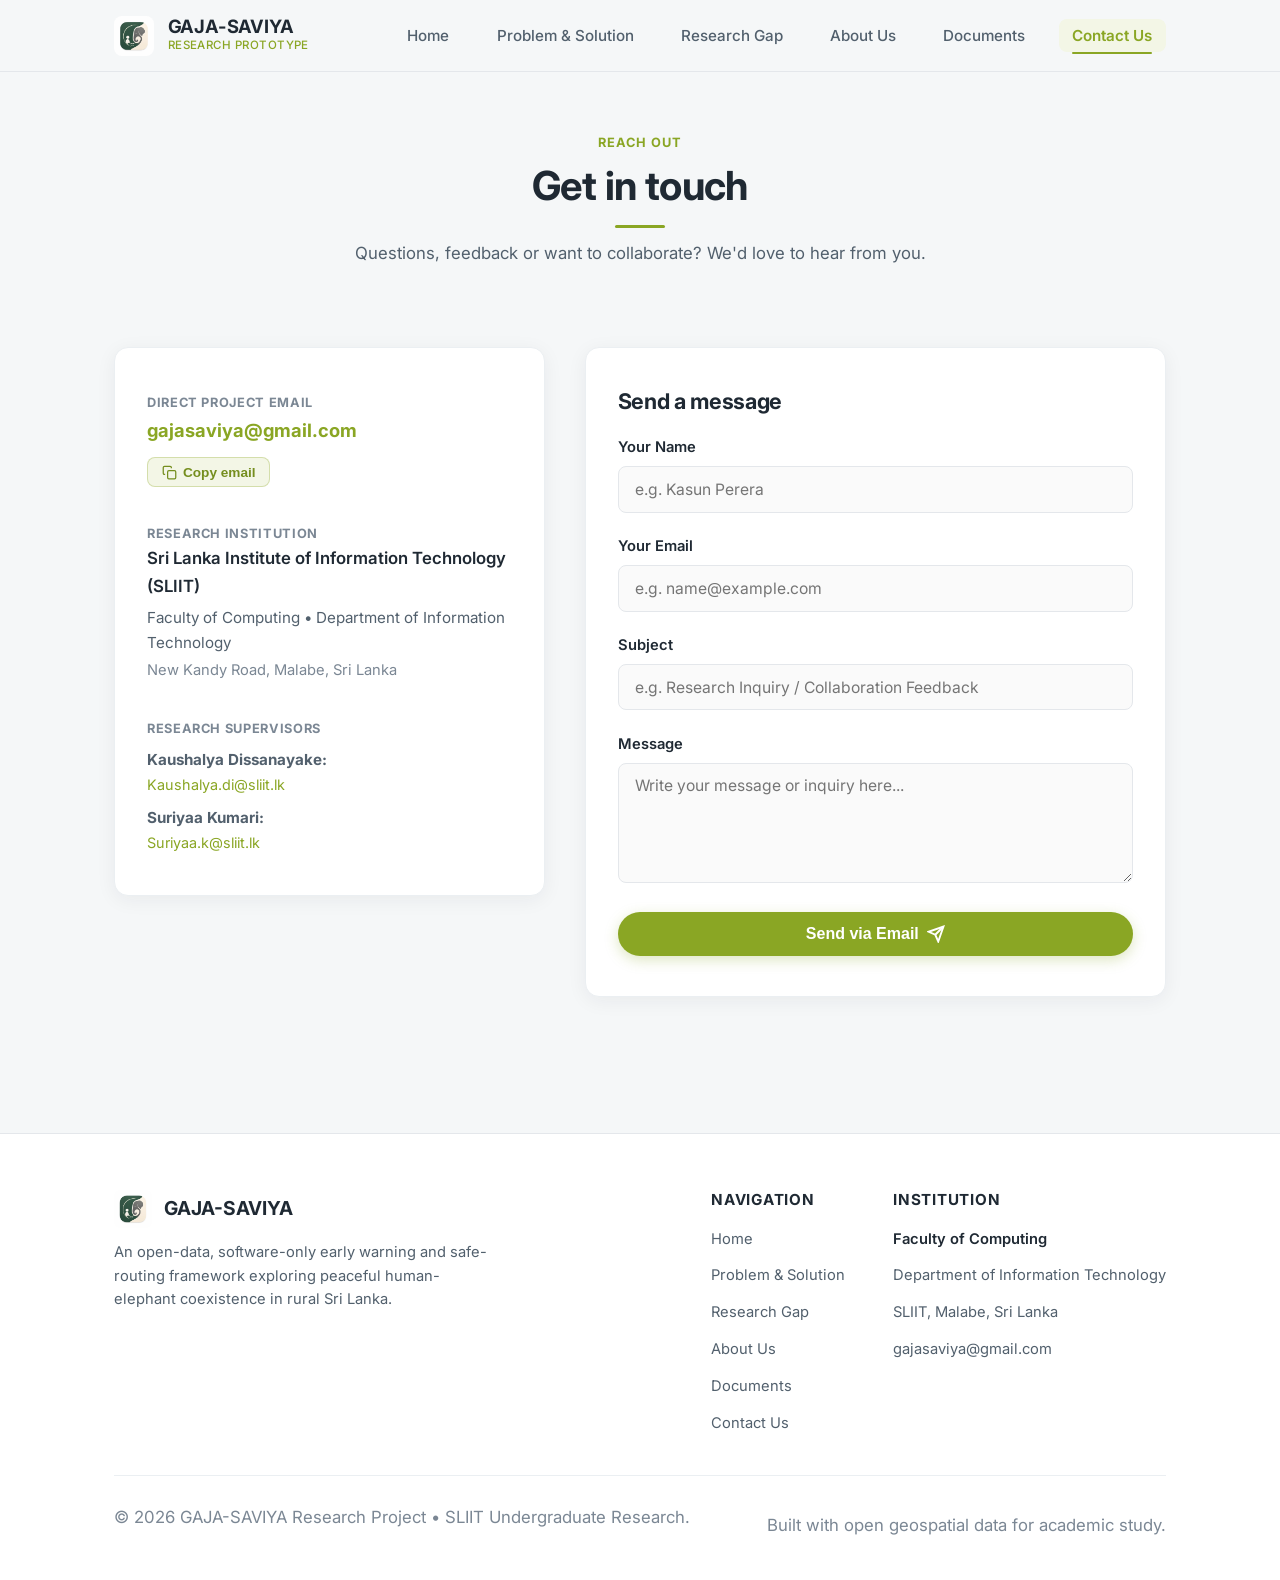
<file: contact.html>
<!DOCTYPE html>
<html lang="en">
<head>
  <meta charset="UTF-8">
  <meta name="viewport" content="width=device-width, initial-scale=1.0">
  <title>Contact Us | GAJA-SAVIYA Research Project</title>
  <meta name="description" content="Get in touch with the GAJA-SAVIYA research team for inquiries, academic feedback, or collaboration regarding human-elephant conflict safe-routing in Sri Lanka.">
  <link rel="icon" type="image/png" href="assets/favicon.png">
  <link rel="stylesheet" href="css/style.css">
</head>
<body>

  <!-- Shared Top Navigation Bar -->
  <header class="site-header" id="siteHeader">
    <div class="container nav-container">
      <a href="index.html" class="brand" aria-label="GAJA-SAVIYA Home">
        <img src="assets/logo.png" alt="GAJA-SAVIYA Logo" class="brand-logo">
        <div class="brand-text">
          <span class="brand-title">GAJA-SAVIYA</span>
          <span class="brand-tag">Research Prototype</span>
        </div>
      </a>

      <!-- Desktop Navigation Menu -->
      <nav aria-label="Main Navigation">
        <ul class="nav-menu">
          <li><a href="index.html" class="nav-link">Home</a></li>
          <li><a href="problem-solution.html" class="nav-link">Problem &amp; Solution</a></li>
          <li><a href="research-gap.html" class="nav-link">Research Gap</a></li>
          <li><a href="about.html" class="nav-link">About Us</a></li>
          <li><a href="documents.html" class="nav-link">Documents</a></li>
          <li><a href="contact.html" class="nav-link active">Contact Us</a></li>
        </ul>
      </nav>

      <!-- Mobile Hamburger Button -->
      <button class="menu-toggle" id="menuToggle" aria-label="Toggle Navigation Menu" aria-expanded="false" aria-controls="mobileNav">
        <svg viewBox="0 0 24 24" fill="none" stroke="currentColor">
          <line x1="3" y1="6" x2="21" y2="6"></line>
          <line x1="3" y1="12" x2="21" y2="12"></line>
          <line x1="3" y1="18" x2="21" y2="18"></line>
        </svg>
      </button>
    </div>

    <!-- Mobile Drawer Menu -->
    <div class="mobile-nav" id="mobileNav">
      <ul class="mobile-menu">
        <li><a href="index.html" class="mobile-link">Home</a></li>
        <li><a href="problem-solution.html" class="mobile-link">Problem &amp; Solution</a></li>
        <li><a href="research-gap.html" class="mobile-link">Research Gap</a></li>
        <li><a href="about.html" class="mobile-link">About Us</a></li>
        <li><a href="documents.html" class="mobile-link">Documents</a></li>
        <li><a href="contact.html" class="mobile-link active">Contact Us</a></li>
      </ul>
    </div>
  </header>

  <main id="mainContent">

    <!-- Header Section -->
    <section class="page-section intro-section">
      <div class="container">
        <div class="section-header fade-in-on-scroll">
          <span class="section-tag">Reach Out</span>
          <h1 class="section-title">Get in touch</h1>
          <p class="section-subtitle">
            Questions, feedback or want to collaborate? We'd love to hear from you.
          </p>
        </div>
      </div>
    </section>

    <!-- Contact Grid -->
    <section class="page-section" style="padding-top: 0;">
      <div class="container">
        <div class="contact-grid">
          
          <!-- Left: Contact Details Card -->
          <div class="contact-info-card fade-in-on-scroll">
            <div class="info-item">
              <span class="info-label">Direct Project Email</span>
              <a href="mailto:gajasaviya@gmail.com" class="info-val-highlight" style="color: var(--accent);">gajasaviya@gmail.com</a>
              <button type="button" class="copy-btn" id="copyEmailBtn" aria-label="Copy email address">
                <svg width="15" height="15" viewBox="0 0 24 24" fill="none" stroke="currentColor" stroke-width="2"><rect x="9" y="9" width="13" height="13" rx="2" ry="2"></rect><path d="M5 15H4a2 2 0 0 1-2-2V4a2 2 0 0 1 2-2h9a2 2 0 0 1 2 2v1"></path></svg>
                <span>Copy email</span>
              </button>
            </div>

            <div class="info-item">
              <span class="info-label">Research Institution</span>
              <p style="font-size: 1.05rem; font-weight: 600; color: var(--text-heading); margin-bottom: 0.25rem;">
                Sri Lanka Institute of Information Technology (SLIIT)
              </p>
              <p style="font-size: 0.95rem; color: var(--text-body); margin-bottom: 0.2rem;">
                Faculty of Computing &bull; Department of Information Technology
              </p>
              <p style="font-size: 0.92rem; color: var(--text-muted);">
                New Kandy Road, Malabe, Sri Lanka
              </p>
            </div>

            <div class="info-item">
              <span class="info-label">Research Supervisors</span>
              <div style="margin-top: 0.4rem;">
                <p style="margin-bottom: 0.5rem; font-size: 0.95rem;">
                  <strong>Kaushalya Dissanayake:</strong><br>
                  <a href="mailto:Kaushalya.di@sliit.lk" style="font-size: 0.9rem;">Kaushalya.di@sliit.lk</a>
                </p>
                <p style="margin-bottom: 0; font-size: 0.95rem;">
                  <strong>Suriyaa Kumari:</strong><br>
                  <a href="mailto:Suriyaa.k@sliit.lk" style="font-size: 0.9rem;">Suriyaa.k@sliit.lk</a>
                </p>
              </div>
            </div>
          </div>

          <!-- Right: Interactive Contact Form -->
          <div class="contact-form-card fade-in-on-scroll">
            <h2 style="font-size: 1.35rem; margin-bottom: 1.25rem;">Send a message</h2>
            <form id="contactForm" novalidate>
              <div class="form-group">
                <label for="nameInput" class="form-label">Your Name</label>
                <input type="text" id="nameInput" class="form-control" placeholder="e.g. Kasun Perera" required>
              </div>

              <div class="form-group">
                <label for="emailInput" class="form-label">Your Email</label>
                <input type="email" id="emailInput" class="form-control" placeholder="e.g. name@example.com" required>
              </div>

              <div class="form-group">
                <label for="subjectInput" class="form-label">Subject</label>
                <input type="text" id="subjectInput" class="form-control" placeholder="e.g. Research Inquiry / Collaboration Feedback" required>
              </div>

              <div class="form-group">
                <label for="messageInput" class="form-label">Message</label>
                <textarea id="messageInput" class="form-control" placeholder="Write your message or inquiry here..." required></textarea>
              </div>

              <button type="submit" class="btn btn-primary" style="width: 100%;" id="submitFormBtn">
                <span>Send via Email</span>
                <svg width="18" height="18" viewBox="0 0 24 24" fill="none" stroke="currentColor" stroke-width="2.5"><line x1="22" y1="2" x2="11" y2="13"></line><polygon points="22 2 15 22 11 13 2 9 22 2"></polygon></svg>
              </button>

              <div id="formFeedback" class="form-feedback" role="alert" aria-live="polite"></div>
            </form>
          </div>

        </div>
      </div>
    </section>

  </main>

  <!-- Shared Footer -->
  <footer class="site-footer">
    <div class="container">
      <div class="footer-top">
        <div class="footer-brand">
          <a href="index.html" class="footer-logo-wrap">
            <img src="assets/logo.png" alt="GAJA-SAVIYA Logo" class="footer-logo-img">
            <span class="footer-logo-text">GAJA-SAVIYA</span>
          </a>
          <p class="footer-desc">
            An open-data, software-only early warning and safe-routing framework exploring peaceful human-elephant coexistence in rural Sri Lanka.
          </p>
        </div>

        <div class="footer-links-group">
          <div class="footer-links-col">
            <h4>Navigation</h4>
            <ul class="footer-links-list">
              <li><a href="index.html" class="footer-link">Home</a></li>
              <li><a href="problem-solution.html" class="footer-link">Problem &amp; Solution</a></li>
              <li><a href="research-gap.html" class="footer-link">Research Gap</a></li>
              <li><a href="about.html" class="footer-link">About Us</a></li>
              <li><a href="documents.html" class="footer-link">Documents</a></li>
              <li><a href="contact.html" class="footer-link">Contact Us</a></li>
            </ul>
          </div>

          <div class="footer-links-col">
            <h4>Institution</h4>
            <ul class="footer-links-list">
              <li><span class="footer-link" style="color: var(--text-heading); font-weight: 600;">Faculty of Computing</span></li>
              <li><span class="footer-link">Department of Information Technology</span></li>
              <li><span class="footer-link">SLIIT, Malabe, Sri Lanka</span></li>
              <li><a href="mailto:gajasaviya@gmail.com" class="footer-link">gajasaviya@gmail.com</a></li>
            </ul>
          </div>
        </div>
      </div>

      <div class="footer-bottom">
        <p>&copy; 2026 GAJA-SAVIYA Research Project &bull; SLIIT Undergraduate Research.</p>
        <p>Built with open geospatial data for academic study.</p>
      </div>
    </div>
  </footer>

  <script src="js/main.js"></script>
</body>
</html>
</file>
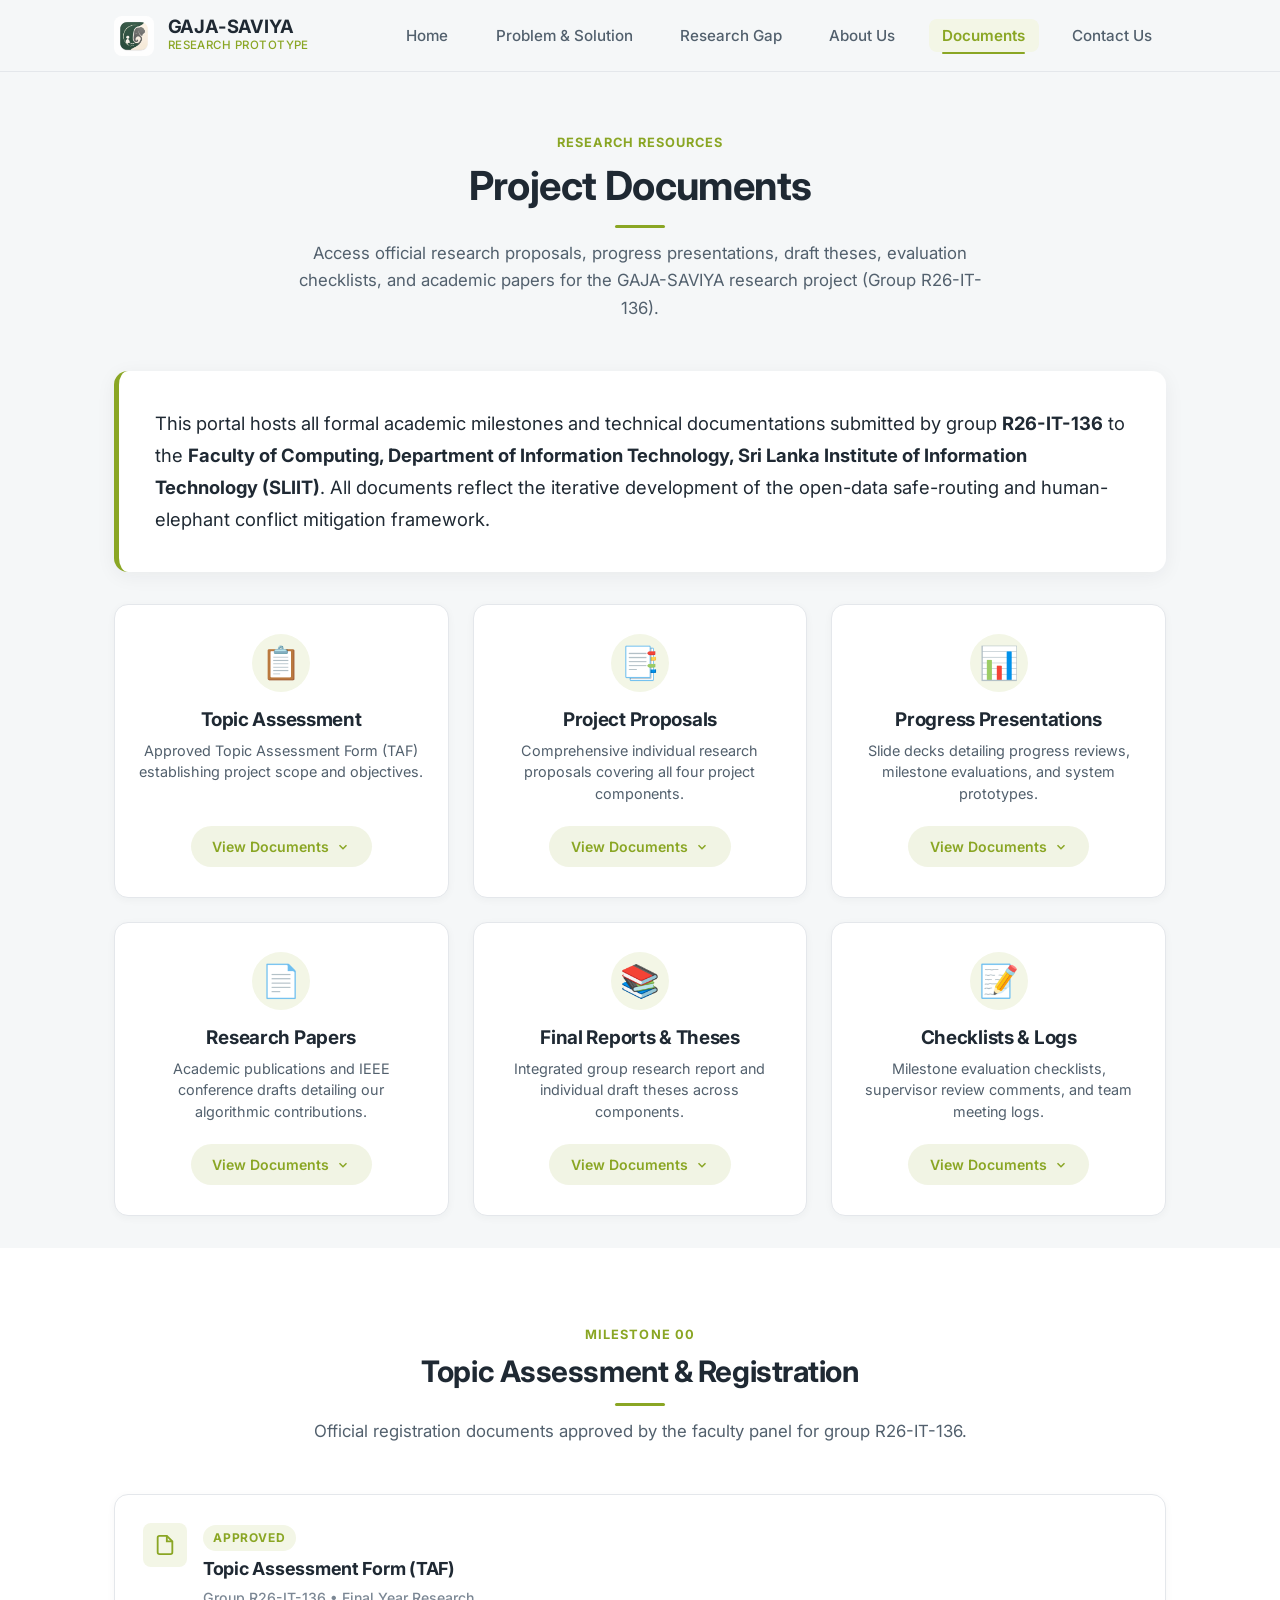
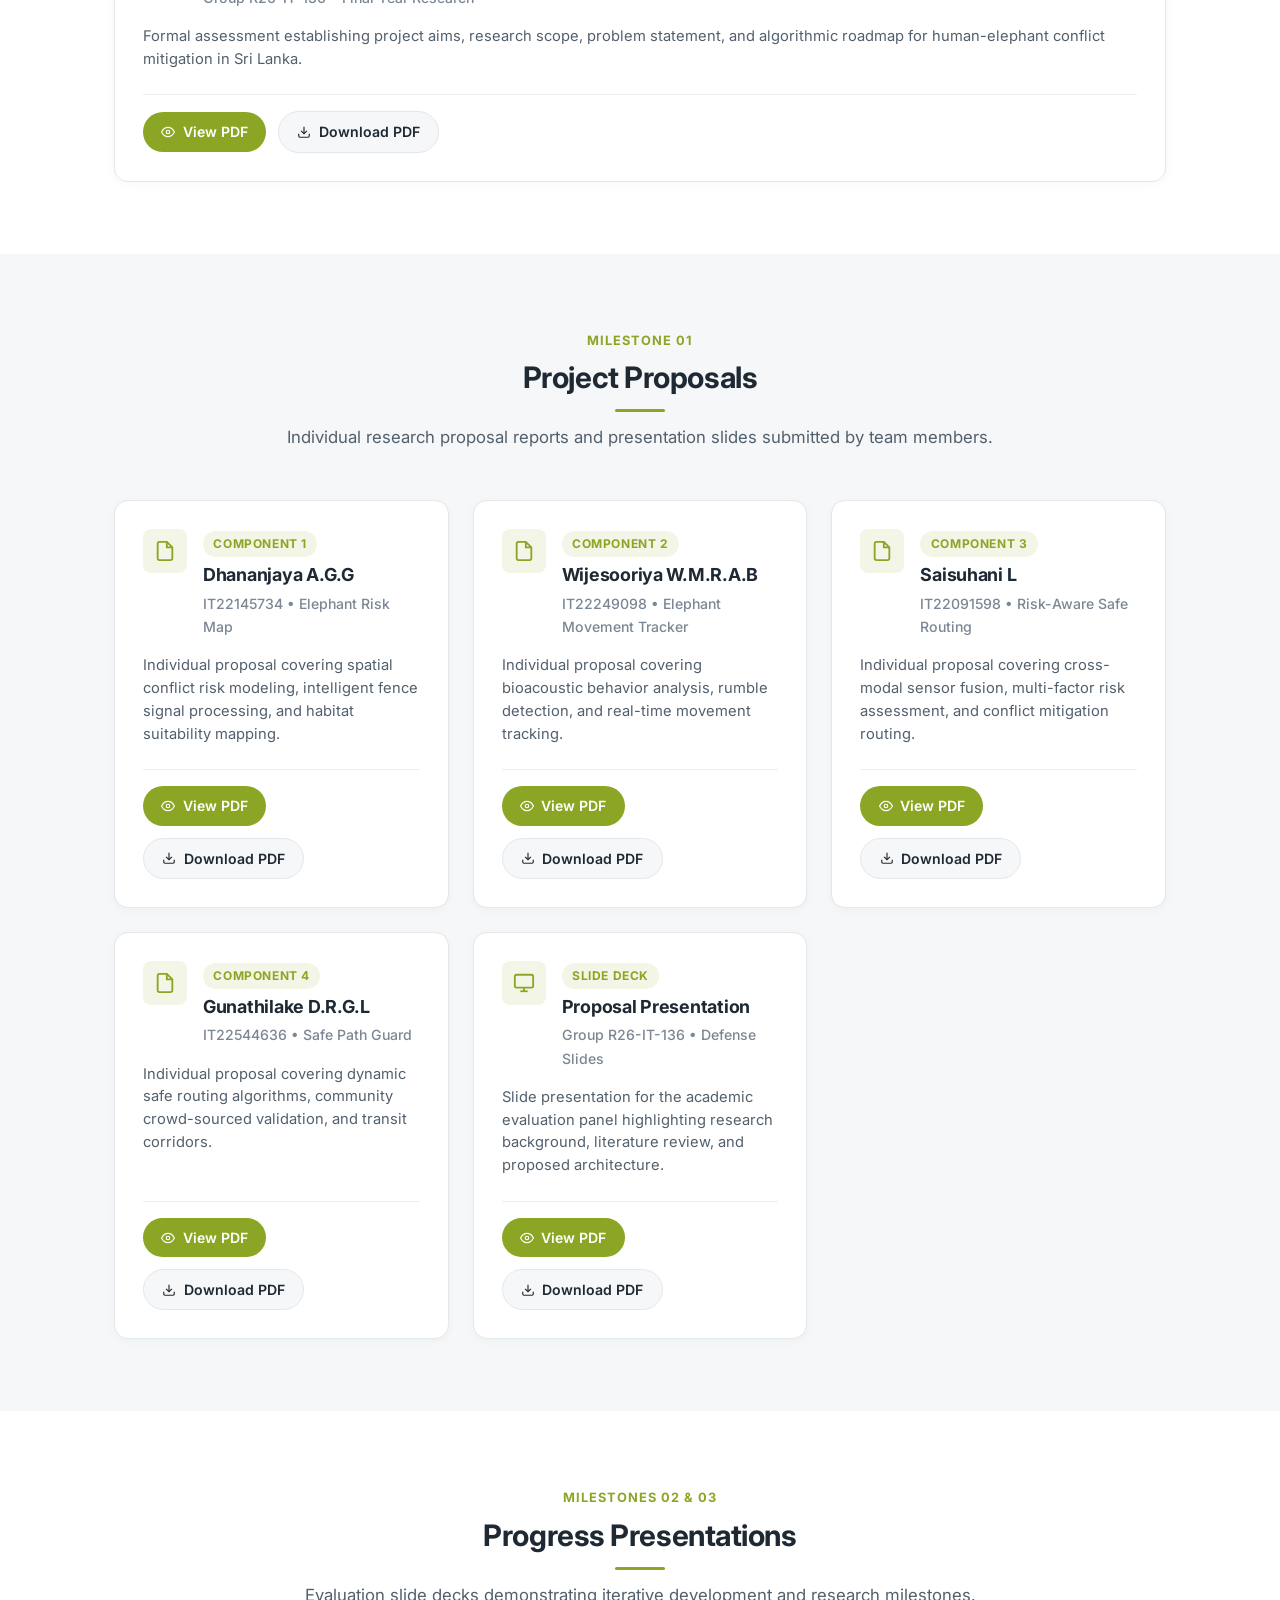
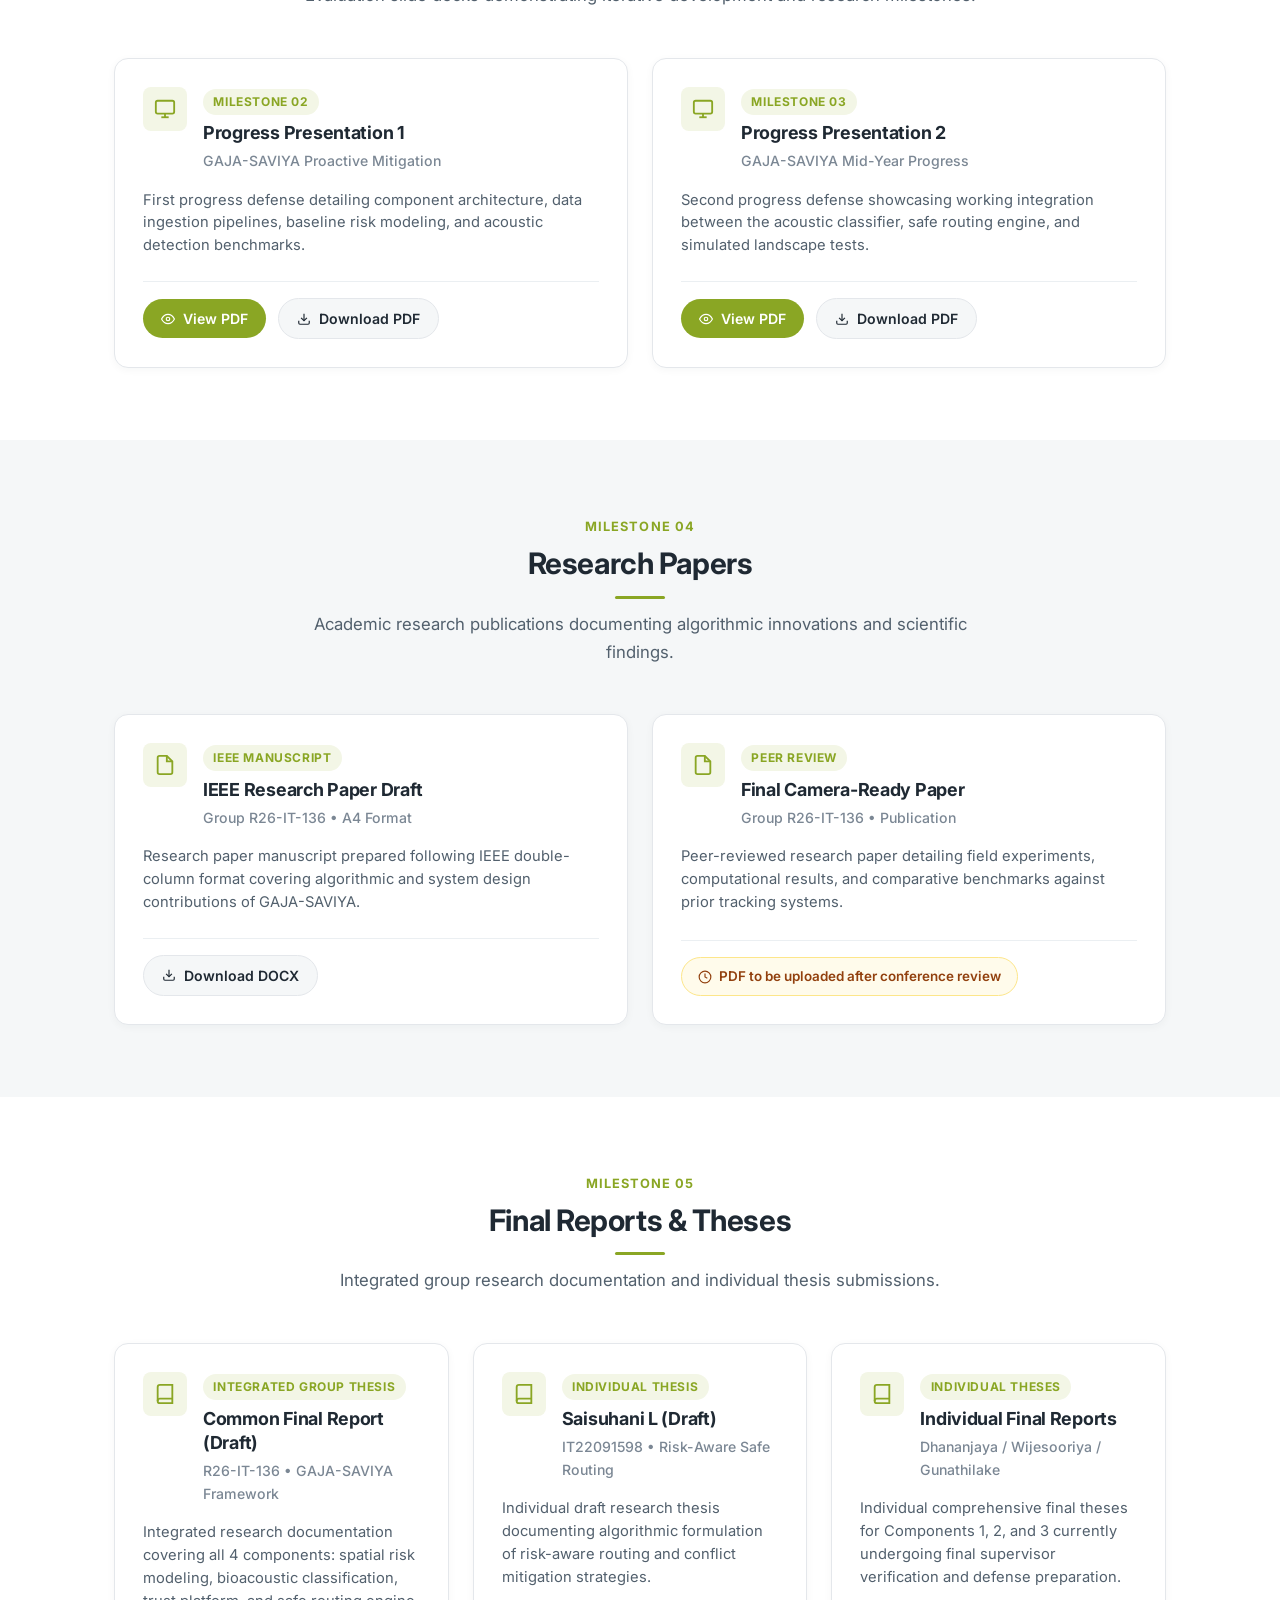
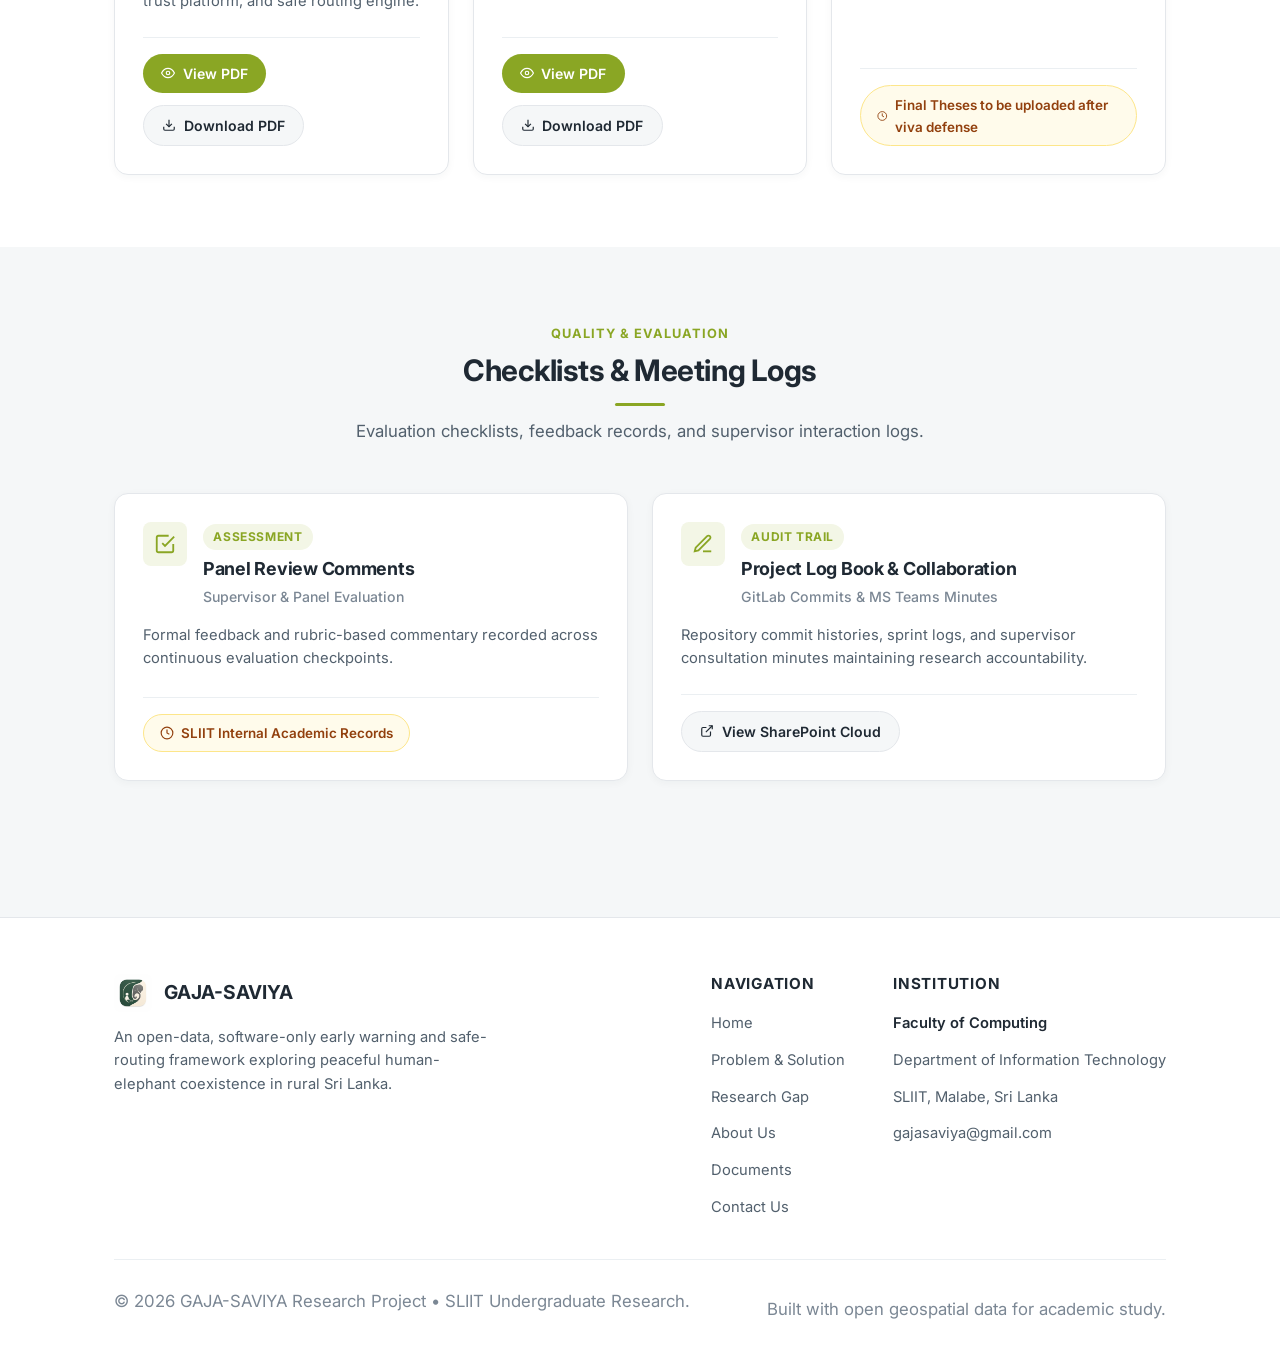
<file: documents.html>
<!DOCTYPE html>
<html lang="en">
<head>
  <meta charset="UTF-8">
  <meta name="viewport" content="width=device-width, initial-scale=1.0">
  <title>Project Documents | GAJA-SAVIYA Research Portfolio</title>
  <meta name="description" content="Access research proposals, progress presentations, draft theses, evaluation checklists, and research reports for GAJA-SAVIYA.">
  <link rel="icon" type="image/png" href="assets/favicon.png">
  <link rel="stylesheet" href="css/style.css">
</head>
<body>

  <!-- Shared Top Navigation Bar -->
  <header class="site-header" id="siteHeader">
    <div class="container nav-container">
      <a href="index.html" class="brand" aria-label="GAJA-SAVIYA Home">
        <img src="assets/logo.png" alt="GAJA-SAVIYA Logo" class="brand-logo">
        <div class="brand-text">
          <span class="brand-title">GAJA-SAVIYA</span>
          <span class="brand-tag">Research Prototype</span>
        </div>
      </a>

      <!-- Desktop Navigation Menu -->
      <nav aria-label="Main Navigation">
        <ul class="nav-menu">
          <li><a href="index.html" class="nav-link">Home</a></li>
          <li><a href="problem-solution.html" class="nav-link">Problem &amp; Solution</a></li>
          <li><a href="research-gap.html" class="nav-link">Research Gap</a></li>
          <li><a href="about.html" class="nav-link">About Us</a></li>
          <li><a href="documents.html" class="nav-link active">Documents</a></li>
          <li><a href="contact.html" class="nav-link">Contact Us</a></li>
        </ul>
      </nav>

      <!-- Mobile Hamburger Button -->
      <button class="menu-toggle" id="menuToggle" aria-label="Toggle Navigation Menu" aria-expanded="false" aria-controls="mobileNav">
        <svg viewBox="0 0 24 24" fill="none" stroke="currentColor">
          <line x1="3" y1="6" x2="21" y2="6"></line>
          <line x1="3" y1="12" x2="21" y2="12"></line>
          <line x1="3" y1="18" x2="21" y2="18"></line>
        </svg>
      </button>
    </div>

    <!-- Mobile Drawer Menu -->
    <div class="mobile-nav" id="mobileNav">
      <ul class="mobile-menu">
        <li><a href="index.html" class="mobile-link">Home</a></li>
        <li><a href="problem-solution.html" class="mobile-link">Problem &amp; Solution</a></li>
        <li><a href="research-gap.html" class="mobile-link">Research Gap</a></li>
        <li><a href="about.html" class="mobile-link">About Us</a></li>
        <li><a href="documents.html" class="mobile-link active">Documents</a></li>
        <li><a href="contact.html" class="mobile-link">Contact Us</a></li>
      </ul>
    </div>
  </header>

  <main id="mainContent">

    <!-- Header Section -->
    <section class="page-section intro-section">
      <div class="container">
        <div class="section-header fade-in-on-scroll">
          <span class="section-tag">RESEARCH RESOURCES</span>
          <h1 class="section-title">Project Documents</h1>
          <p class="section-subtitle">
            Access official research proposals, progress presentations, draft theses, evaluation checklists, and academic papers for the GAJA-SAVIYA research project (Group R26-IT-136).
          </p>
        </div>

        <div class="summary-card fade-in-on-scroll">
          <p>
            This portal hosts all formal academic milestones and technical documentations submitted by group <strong>R26-IT-136</strong> to the 
            <strong>Faculty of Computing, Department of Information Technology, Sri Lanka Institute of Information Technology (SLIIT)</strong>. 
            All documents reflect the iterative development of the open-data safe-routing and human-elephant conflict mitigation framework.
          </p>
        </div>

        <!-- 6 Category Quick Navigation Cards -->
        <div class="docs-nav-grid fade-in-on-scroll">
          
          <!-- Category 1 -->
          <div class="docs-nav-card">
            <div class="docs-nav-icon">📋</div>
            <h3 class="docs-nav-title">Topic Assessment</h3>
            <p class="docs-nav-desc">Approved Topic Assessment Form (TAF) establishing project scope and objectives.</p>
            <a href="#registration-documents" class="docs-nav-btn">
              <span>View Documents</span>
              <svg width="14" height="14" viewBox="0 0 24 24" fill="none" stroke="currentColor" stroke-width="2.5"><polyline points="6 9 12 15 18 9"/></svg>
            </a>
          </div>

          <!-- Category 2 -->
          <div class="docs-nav-card">
            <div class="docs-nav-icon">📑</div>
            <h3 class="docs-nav-title">Project Proposals</h3>
            <p class="docs-nav-desc">Comprehensive individual research proposals covering all four project components.</p>
            <a href="#proposal-documents" class="docs-nav-btn">
              <span>View Documents</span>
              <svg width="14" height="14" viewBox="0 0 24 24" fill="none" stroke="currentColor" stroke-width="2.5"><polyline points="6 9 12 15 18 9"/></svg>
            </a>
          </div>

          <!-- Category 3 -->
          <div class="docs-nav-card">
            <div class="docs-nav-icon">📊</div>
            <h3 class="docs-nav-title">Progress Presentations</h3>
            <p class="docs-nav-desc">Slide decks detailing progress reviews, milestone evaluations, and system prototypes.</p>
            <a href="#presentation-documents" class="docs-nav-btn">
              <span>View Documents</span>
              <svg width="14" height="14" viewBox="0 0 24 24" fill="none" stroke="currentColor" stroke-width="2.5"><polyline points="6 9 12 15 18 9"/></svg>
            </a>
          </div>

          <!-- Category 4 -->
          <div class="docs-nav-card">
            <div class="docs-nav-icon">📄</div>
            <h3 class="docs-nav-title">Research Papers</h3>
            <p class="docs-nav-desc">Academic publications and IEEE conference drafts detailing our algorithmic contributions.</p>
            <a href="#paper-documents" class="docs-nav-btn">
              <span>View Documents</span>
              <svg width="14" height="14" viewBox="0 0 24 24" fill="none" stroke="currentColor" stroke-width="2.5"><polyline points="6 9 12 15 18 9"/></svg>
            </a>
          </div>

          <!-- Category 5 -->
          <div class="docs-nav-card">
            <div class="docs-nav-icon">📚</div>
            <h3 class="docs-nav-title">Final Reports &amp; Theses</h3>
            <p class="docs-nav-desc">Integrated group research report and individual draft theses across components.</p>
            <a href="#final-documents" class="docs-nav-btn">
              <span>View Documents</span>
              <svg width="14" height="14" viewBox="0 0 24 24" fill="none" stroke="currentColor" stroke-width="2.5"><polyline points="6 9 12 15 18 9"/></svg>
            </a>
          </div>

          <!-- Category 6 -->
          <div class="docs-nav-card">
            <div class="docs-nav-icon">📝</div>
            <h3 class="docs-nav-title">Checklists &amp; Logs</h3>
            <p class="docs-nav-desc">Milestone evaluation checklists, supervisor review comments, and team meeting logs.</p>
            <a href="#checklist-documents" class="docs-nav-btn">
              <span>View Documents</span>
              <svg width="14" height="14" viewBox="0 0 24 24" fill="none" stroke="currentColor" stroke-width="2.5"><polyline points="6 9 12 15 18 9"/></svg>
            </a>
          </div>

        </div>
      </div>
    </section>

    <!-- SECTION 1: TOPIC ASSESSMENT -->
    <section id="registration-documents" class="page-section" style="background-color: #FFFFFF;">
      <div class="container">
        <div class="section-header fade-in-on-scroll">
          <span class="section-tag">Milestone 00</span>
          <h2 class="section-title">Topic Assessment &amp; Registration</h2>
          <p class="section-subtitle">Official registration documents approved by the faculty panel for group R26-IT-136.</p>
        </div>

        <div class="doc-items-grid">
          <div class="doc-card fade-in-on-scroll">
            <div class="doc-card-header">
              <div class="doc-card-icon">
                <svg width="22" height="22" viewBox="0 0 24 24" fill="none" stroke="currentColor" stroke-width="2"><path d="M14 2H6a2 2 0 0 0-2 2v16a2 2 0 0 0 2 2h12a2 2 0 0 0 2-2V8z"/><polyline points="14 2 14 8 20 8"/></svg>
              </div>
              <div class="doc-card-meta">
                <span class="doc-tag">Approved</span>
                <h3 class="doc-card-title">Topic Assessment Form (TAF)</h3>
                <p class="doc-author">Group R26-IT-136 • Final Year Research</p>
              </div>
            </div>
            <p class="doc-card-desc">Formal assessment establishing project aims, research scope, problem statement, and algorithmic roadmap for human-elephant conflict mitigation in Sri Lanka.</p>
            <div class="doc-card-actions">
              <a href="assets/documents/registration/TAF-R26-IT-136.pdf" target="_blank" rel="noopener noreferrer" class="btn-doc-view">
                <svg width="14" height="14" viewBox="0 0 24 24" fill="none" stroke="currentColor" stroke-width="2"><path d="M1 12s4-8 11-8 11 8 11 8-4 8-11 8-11-8-11-8z"/><circle cx="12" cy="12" r="3"/></svg>
                <span>View PDF</span>
              </a>
              <a href="assets/documents/registration/TAF-R26-IT-136.pdf" download class="btn-doc-download">
                <svg width="14" height="14" viewBox="0 0 24 24" fill="none" stroke="currentColor" stroke-width="2"><path d="M21 15v4a2 2 0 0 1-2 2H5a2 2 0 0 1-2-2v-4"/><polyline points="7 10 12 15 17 10"/><line x1="12" y1="15" x2="12" y2="3"/></svg>
                <span>Download PDF</span>
              </a>
            </div>
          </div>
        </div>
      </div>
    </section>

    <!-- SECTION 2: PROJECT PROPOSALS -->
    <section id="proposal-documents" class="page-section">
      <div class="container">
        <div class="section-header fade-in-on-scroll">
          <span class="section-tag">Milestone 01</span>
          <h2 class="section-title">Project Proposals</h2>
          <p class="section-subtitle">Individual research proposal reports and presentation slides submitted by team members.</p>
        </div>

        <div class="doc-items-grid">

          <!-- Proposal 1: Dhananjaya A.G.G -->
          <div class="doc-card fade-in-on-scroll">
            <div class="doc-card-header">
              <div class="doc-card-icon">
                <svg width="22" height="22" viewBox="0 0 24 24" fill="none" stroke="currentColor" stroke-width="2"><path d="M14 2H6a2 2 0 0 0-2 2v16a2 2 0 0 0 2 2h12a2 2 0 0 0 2-2V8z"/><polyline points="14 2 14 8 20 8"/></svg>
              </div>
              <div class="doc-card-meta">
                <span class="doc-tag">Component 1</span>
                <h3 class="doc-card-title">Dhananjaya A.G.G</h3>
                <p class="doc-author">IT22145734 • Elephant Risk Map</p>
              </div>
            </div>
            <p class="doc-card-desc">Individual proposal covering spatial conflict risk modeling, intelligent fence signal processing, and habitat suitability mapping.</p>
            <div class="doc-card-actions">
              <a href="assets/documents/proposals/IT22145734_Proposal_DhananjayaAGG.pdf" target="_blank" rel="noopener noreferrer" class="btn-doc-view">
                <svg width="14" height="14" viewBox="0 0 24 24" fill="none" stroke="currentColor" stroke-width="2"><path d="M1 12s4-8 11-8 11 8 11 8-4 8-11 8-11-8-11-8z"/><circle cx="12" cy="12" r="3"/></svg>
                <span>View PDF</span>
              </a>
              <a href="assets/documents/proposals/IT22145734_Proposal_DhananjayaAGG.pdf" download class="btn-doc-download">
                <svg width="14" height="14" viewBox="0 0 24 24" fill="none" stroke="currentColor" stroke-width="2"><path d="M21 15v4a2 2 0 0 1-2 2H5a2 2 0 0 1-2-2v-4"/><polyline points="7 10 12 15 17 10"/><line x1="12" y1="15" x2="12" y2="3"/></svg>
                <span>Download PDF</span>
              </a>
            </div>
          </div>

          <!-- Proposal 2: Wijesooriya W.M.R.A.B -->
          <div class="doc-card fade-in-on-scroll">
            <div class="doc-card-header">
              <div class="doc-card-icon">
                <svg width="22" height="22" viewBox="0 0 24 24" fill="none" stroke="currentColor" stroke-width="2"><path d="M14 2H6a2 2 0 0 0-2 2v16a2 2 0 0 0 2 2h12a2 2 0 0 0 2-2V8z"/><polyline points="14 2 14 8 20 8"/></svg>
              </div>
              <div class="doc-card-meta">
                <span class="doc-tag">Component 2</span>
                <h3 class="doc-card-title">Wijesooriya W.M.R.A.B</h3>
                <p class="doc-author">IT22249098 • Elephant Movement Tracker</p>
              </div>
            </div>
            <p class="doc-card-desc">Individual proposal covering bioacoustic behavior analysis, rumble detection, and real-time movement tracking.</p>
            <div class="doc-card-actions">
              <a href="assets/documents/proposals/IT22249098_Proposal_WijesooriyaWMRAB.pdf" target="_blank" rel="noopener noreferrer" class="btn-doc-view">
                <svg width="14" height="14" viewBox="0 0 24 24" fill="none" stroke="currentColor" stroke-width="2"><path d="M1 12s4-8 11-8 11 8 11 8-4 8-11 8-11-8-11-8z"/><circle cx="12" cy="12" r="3"/></svg>
                <span>View PDF</span>
              </a>
              <a href="assets/documents/proposals/IT22249098_Proposal_WijesooriyaWMRAB.pdf" download class="btn-doc-download">
                <svg width="14" height="14" viewBox="0 0 24 24" fill="none" stroke="currentColor" stroke-width="2"><path d="M21 15v4a2 2 0 0 1-2 2H5a2 2 0 0 1-2-2v-4"/><polyline points="7 10 12 15 17 10"/><line x1="12" y1="15" x2="12" y2="3"/></svg>
                <span>Download PDF</span>
              </a>
            </div>
          </div>

          <!-- Proposal 3: Saisuhani L -->
          <div class="doc-card fade-in-on-scroll">
            <div class="doc-card-header">
              <div class="doc-card-icon">
                <svg width="22" height="22" viewBox="0 0 24 24" fill="none" stroke="currentColor" stroke-width="2"><path d="M14 2H6a2 2 0 0 0-2 2v16a2 2 0 0 0 2 2h12a2 2 0 0 0 2-2V8z"/><polyline points="14 2 14 8 20 8"/></svg>
              </div>
              <div class="doc-card-meta">
                <span class="doc-tag">Component 3</span>
                <h3 class="doc-card-title">Saisuhani L</h3>
                <p class="doc-author">IT22091598 • Risk-Aware Safe Routing</p>
              </div>
            </div>
            <p class="doc-card-desc">Individual proposal covering cross-modal sensor fusion, multi-factor risk assessment, and conflict mitigation routing.</p>
            <div class="doc-card-actions">
              <a href="assets/documents/proposals/IT22091598_Proposal_SaisuhaniL.pdf" target="_blank" rel="noopener noreferrer" class="btn-doc-view">
                <svg width="14" height="14" viewBox="0 0 24 24" fill="none" stroke="currentColor" stroke-width="2"><path d="M1 12s4-8 11-8 11 8 11 8-4 8-11 8-11-8-11-8z"/><circle cx="12" cy="12" r="3"/></svg>
                <span>View PDF</span>
              </a>
              <a href="assets/documents/proposals/IT22091598_Proposal_SaisuhaniL.pdf" download class="btn-doc-download">
                <svg width="14" height="14" viewBox="0 0 24 24" fill="none" stroke="currentColor" stroke-width="2"><path d="M21 15v4a2 2 0 0 1-2 2H5a2 2 0 0 1-2-2v-4"/><polyline points="7 10 12 15 17 10"/><line x1="12" y1="15" x2="12" y2="3"/></svg>
                <span>Download PDF</span>
              </a>
            </div>
          </div>

          <!-- Proposal 4: Gunathilake D.R.G.L -->
          <div class="doc-card fade-in-on-scroll">
            <div class="doc-card-header">
              <div class="doc-card-icon">
                <svg width="22" height="22" viewBox="0 0 24 24" fill="none" stroke="currentColor" stroke-width="2"><path d="M14 2H6a2 2 0 0 0-2 2v16a2 2 0 0 0 2 2h12a2 2 0 0 0 2-2V8z"/><polyline points="14 2 14 8 20 8"/></svg>
              </div>
              <div class="doc-card-meta">
                <span class="doc-tag">Component 4</span>
                <h3 class="doc-card-title">Gunathilake D.R.G.L</h3>
                <p class="doc-author">IT22544636 • Safe Path Guard</p>
              </div>
            </div>
            <p class="doc-card-desc">Individual proposal covering dynamic safe routing algorithms, community crowd-sourced validation, and transit corridors.</p>
            <div class="doc-card-actions">
              <a href="assets/documents/proposals/IT22544636_Proposal_GunathilakeDRGL.pdf" target="_blank" rel="noopener noreferrer" class="btn-doc-view">
                <svg width="14" height="14" viewBox="0 0 24 24" fill="none" stroke="currentColor" stroke-width="2"><path d="M1 12s4-8 11-8 11 8 11 8-4 8-11 8-11-8-11-8z"/><circle cx="12" cy="12" r="3"/></svg>
                <span>View PDF</span>
              </a>
              <a href="assets/documents/proposals/IT22544636_Proposal_GunathilakeDRGL.pdf" download class="btn-doc-download">
                <svg width="14" height="14" viewBox="0 0 24 24" fill="none" stroke="currentColor" stroke-width="2"><path d="M21 15v4a2 2 0 0 1-2 2H5a2 2 0 0 1-2-2v-4"/><polyline points="7 10 12 15 17 10"/><line x1="12" y1="15" x2="12" y2="3"/></svg>
                <span>Download PDF</span>
              </a>
            </div>
          </div>

          <!-- Proposal Slides -->
          <div class="doc-card fade-in-on-scroll">
            <div class="doc-card-header">
              <div class="doc-card-icon">
                <svg width="22" height="22" viewBox="0 0 24 24" fill="none" stroke="currentColor" stroke-width="2"><rect x="2" y="3" width="20" height="14" rx="2" ry="2"/><line x1="8" y1="21" x2="16" y2="21"/><line x1="12" y1="17" x2="12" y2="21"/></svg>
              </div>
              <div class="doc-card-meta">
                <span class="doc-tag">Slide Deck</span>
                <h3 class="doc-card-title">Proposal Presentation</h3>
                <p class="doc-author">Group R26-IT-136 • Defense Slides</p>
              </div>
            </div>
            <p class="doc-card-desc">Slide presentation for the academic evaluation panel highlighting research background, literature review, and proposed architecture.</p>
            <div class="doc-card-actions">
              <a href="assets/documents/proposals/Project_Proposal_Presentation.pdf" target="_blank" rel="noopener noreferrer" class="btn-doc-view">
                <svg width="14" height="14" viewBox="0 0 24 24" fill="none" stroke="currentColor" stroke-width="2"><path d="M1 12s4-8 11-8 11 8 11 8-4 8-11 8-11-8-11-8z"/><circle cx="12" cy="12" r="3"/></svg>
                <span>View PDF</span>
              </a>
              <a href="assets/documents/proposals/Project_Proposal_Presentation.pdf" download class="btn-doc-download">
                <svg width="14" height="14" viewBox="0 0 24 24" fill="none" stroke="currentColor" stroke-width="2"><path d="M21 15v4a2 2 0 0 1-2 2H5a2 2 0 0 1-2-2v-4"/><polyline points="7 10 12 15 17 10"/><line x1="12" y1="15" x2="12" y2="3"/></svg>
                <span>Download PDF</span>
              </a>
            </div>
          </div>

        </div>
      </div>
    </section>

    <!-- SECTION 3: PROGRESS PRESENTATIONS -->
    <section id="presentation-documents" class="page-section" style="background-color: #FFFFFF;">
      <div class="container">
        <div class="section-header fade-in-on-scroll">
          <span class="section-tag">Milestones 02 &amp; 03</span>
          <h2 class="section-title">Progress Presentations</h2>
          <p class="section-subtitle">Evaluation slide decks demonstrating iterative development and research milestones.</p>
        </div>

        <div class="doc-items-grid">

          <!-- Presentation 1 -->
          <div class="doc-card fade-in-on-scroll">
            <div class="doc-card-header">
              <div class="doc-card-icon">
                <svg width="22" height="22" viewBox="0 0 24 24" fill="none" stroke="currentColor" stroke-width="2"><rect x="2" y="3" width="20" height="14" rx="2" ry="2"/><line x1="8" y1="21" x2="16" y2="21"/><line x1="12" y1="17" x2="12" y2="21"/></svg>
              </div>
              <div class="doc-card-meta">
                <span class="doc-tag">Milestone 02</span>
                <h3 class="doc-card-title">Progress Presentation 1</h3>
                <p class="doc-author">GAJA-SAVIYA Proactive Mitigation</p>
              </div>
            </div>
            <p class="doc-card-desc">First progress defense detailing component architecture, data ingestion pipelines, baseline risk modeling, and acoustic detection benchmarks.</p>
            <div class="doc-card-actions">
              <a href="assets/documents/presentations/Gaja_Saviya_Progress_Presentation_1.pdf" target="_blank" rel="noopener noreferrer" class="btn-doc-view">
                <svg width="14" height="14" viewBox="0 0 24 24" fill="none" stroke="currentColor" stroke-width="2"><path d="M1 12s4-8 11-8 11 8 11 8-4 8-11 8-11-8-11-8z"/><circle cx="12" cy="12" r="3"/></svg>
                <span>View PDF</span>
              </a>
              <a href="assets/documents/presentations/Gaja_Saviya_Progress_Presentation_1.pdf" download class="btn-doc-download">
                <svg width="14" height="14" viewBox="0 0 24 24" fill="none" stroke="currentColor" stroke-width="2"><path d="M21 15v4a2 2 0 0 1-2 2H5a2 2 0 0 1-2-2v-4"/><polyline points="7 10 12 15 17 10"/><line x1="12" y1="15" x2="12" y2="3"/></svg>
                <span>Download PDF</span>
              </a>
            </div>
          </div>

          <!-- Presentation 2 -->
          <div class="doc-card fade-in-on-scroll">
            <div class="doc-card-header">
              <div class="doc-card-icon">
                <svg width="22" height="22" viewBox="0 0 24 24" fill="none" stroke="currentColor" stroke-width="2"><rect x="2" y="3" width="20" height="14" rx="2" ry="2"/><line x1="8" y1="21" x2="16" y2="21"/><line x1="12" y1="17" x2="12" y2="21"/></svg>
              </div>
              <div class="doc-card-meta">
                <span class="doc-tag">Milestone 03</span>
                <h3 class="doc-card-title">Progress Presentation 2</h3>
                <p class="doc-author">GAJA-SAVIYA Mid-Year Progress</p>
              </div>
            </div>
            <p class="doc-card-desc">Second progress defense showcasing working integration between the acoustic classifier, safe routing engine, and simulated landscape tests.</p>
            <div class="doc-card-actions">
              <a href="assets/documents/presentations/Gaja_Saviya_Progress_Presentation_2.pdf" target="_blank" rel="noopener noreferrer" class="btn-doc-view">
                <svg width="14" height="14" viewBox="0 0 24 24" fill="none" stroke="currentColor" stroke-width="2"><path d="M1 12s4-8 11-8 11 8 11 8-4 8-11 8-11-8-11-8z"/><circle cx="12" cy="12" r="3"/></svg>
                <span>View PDF</span>
              </a>
              <a href="assets/documents/presentations/Gaja_Saviya_Progress_Presentation_2.pdf" download class="btn-doc-download">
                <svg width="14" height="14" viewBox="0 0 24 24" fill="none" stroke="currentColor" stroke-width="2"><path d="M21 15v4a2 2 0 0 1-2 2H5a2 2 0 0 1-2-2v-4"/><polyline points="7 10 12 15 17 10"/><line x1="12" y1="15" x2="12" y2="3"/></svg>
                <span>Download PDF</span>
              </a>
            </div>
          </div>

        </div>
      </div>
    </section>

    <!-- SECTION 4: RESEARCH PAPERS -->
    <section id="paper-documents" class="page-section">
      <div class="container">
        <div class="section-header fade-in-on-scroll">
          <span class="section-tag">Milestone 04</span>
          <h2 class="section-title">Research Papers</h2>
          <p class="section-subtitle">Academic research publications documenting algorithmic innovations and scientific findings.</p>
        </div>

        <div class="doc-items-grid">

          <!-- IEEE Conference Paper Draft Template -->
          <div class="doc-card fade-in-on-scroll">
            <div class="doc-card-header">
              <div class="doc-card-icon">
                <svg width="22" height="22" viewBox="0 0 24 24" fill="none" stroke="currentColor" stroke-width="2"><path d="M14 2H6a2 2 0 0 0-2 2v16a2 2 0 0 0 2 2h12a2 2 0 0 0 2-2V8z"/><polyline points="14 2 14 8 20 8"/></svg>
              </div>
              <div class="doc-card-meta">
                <span class="doc-tag">IEEE Manuscript</span>
                <h3 class="doc-card-title">IEEE Research Paper Draft</h3>
                <p class="doc-author">Group R26-IT-136 • A4 Format</p>
              </div>
            </div>
            <p class="doc-card-desc">Research paper manuscript prepared following IEEE double-column format covering algorithmic and system design contributions of GAJA-SAVIYA.</p>
            <div class="doc-card-actions">
              <a href="assets/documents/research-paper/IEEE_Research_Paper_Template.docx" download class="btn-doc-download">
                <svg width="14" height="14" viewBox="0 0 24 24" fill="none" stroke="currentColor" stroke-width="2"><path d="M21 15v4a2 2 0 0 1-2 2H5a2 2 0 0 1-2-2v-4"/><polyline points="7 10 12 15 17 10"/><line x1="12" y1="15" x2="12" y2="3"/></svg>
                <span>Download DOCX</span>
              </a>
            </div>
          </div>

          <!-- Camera Ready Research Papers -->
          <div class="doc-card fade-in-on-scroll">
            <div class="doc-card-header">
              <div class="doc-card-icon">
                <svg width="22" height="22" viewBox="0 0 24 24" fill="none" stroke="currentColor" stroke-width="2"><path d="M14 2H6a2 2 0 0 0-2 2v16a2 2 0 0 0 2 2h12a2 2 0 0 0 2-2V8z"/><polyline points="14 2 14 8 20 8"/></svg>
              </div>
              <div class="doc-card-meta">
                <span class="doc-tag">Peer Review</span>
                <h3 class="doc-card-title">Final Camera-Ready Paper</h3>
                <p class="doc-author">Group R26-IT-136 • Publication</p>
              </div>
            </div>
            <p class="doc-card-desc">Peer-reviewed research paper detailing field experiments, computational results, and comparative benchmarks against prior tracking systems.</p>
            <div class="doc-card-actions">
              <span class="doc-pending-badge">
                <svg width="14" height="14" viewBox="0 0 24 24" fill="none" stroke="currentColor" stroke-width="2"><circle cx="12" cy="12" r="10"/><polyline points="12 6 12 12 16 14"/></svg>
                <span>PDF to be uploaded after conference review</span>
              </span>
            </div>
          </div>

        </div>
      </div>
    </section>

    <!-- SECTION 5: FINAL REPORTS & THESES -->
    <section id="final-documents" class="page-section" style="background-color: #FFFFFF;">
      <div class="container">
        <div class="section-header fade-in-on-scroll">
          <span class="section-tag">Milestone 05</span>
          <h2 class="section-title">Final Reports &amp; Theses</h2>
          <p class="section-subtitle">Integrated group research documentation and individual thesis submissions.</p>
        </div>

        <div class="doc-items-grid">

          <!-- Common Final Report Draft -->
          <div class="doc-card fade-in-on-scroll">
            <div class="doc-card-header">
              <div class="doc-card-icon">
                <svg width="22" height="22" viewBox="0 0 24 24" fill="none" stroke="currentColor" stroke-width="2"><path d="M4 19.5A2.5 2.5 0 0 1 6.5 17H20"/><path d="M6.5 2H20v20H6.5A2.5 2.5 0 0 1 4 19.5v-15A2.5 2.5 0 0 1 6.5 2z"/></svg>
              </div>
              <div class="doc-card-meta">
                <span class="doc-tag">Integrated Group Thesis</span>
                <h3 class="doc-card-title">Common Final Report (Draft)</h3>
                <p class="doc-author">R26-IT-136 • GAJA-SAVIYA Framework</p>
              </div>
            </div>
            <p class="doc-card-desc">Integrated research documentation covering all 4 components: spatial risk modeling, bioacoustic classification, trust platform, and safe routing engine.</p>
            <div class="doc-card-actions">
              <a href="assets/documents/final-reports/R26-IT-136_Final_Report_Draft.pdf" target="_blank" rel="noopener noreferrer" class="btn-doc-view">
                <svg width="14" height="14" viewBox="0 0 24 24" fill="none" stroke="currentColor" stroke-width="2"><path d="M1 12s4-8 11-8 11 8 11 8-4 8-11 8-11-8-11-8z"/><circle cx="12" cy="12" r="3"/></svg>
                <span>View PDF</span>
              </a>
              <a href="assets/documents/final-reports/R26-IT-136_Final_Report_Draft.pdf" download class="btn-doc-download">
                <svg width="14" height="14" viewBox="0 0 24 24" fill="none" stroke="currentColor" stroke-width="2"><path d="M21 15v4a2 2 0 0 1-2 2H5a2 2 0 0 1-2-2v-4"/><polyline points="7 10 12 15 17 10"/><line x1="12" y1="15" x2="12" y2="3"/></svg>
                <span>Download PDF</span>
              </a>
            </div>
          </div>

          <!-- Individual Draft Thesis: Saisuhani L -->
          <div class="doc-card fade-in-on-scroll">
            <div class="doc-card-header">
              <div class="doc-card-icon">
                <svg width="22" height="22" viewBox="0 0 24 24" fill="none" stroke="currentColor" stroke-width="2"><path d="M4 19.5A2.5 2.5 0 0 1 6.5 17H20"/><path d="M6.5 2H20v20H6.5A2.5 2.5 0 0 1 4 19.5v-15A2.5 2.5 0 0 1 6.5 2z"/></svg>
              </div>
              <div class="doc-card-meta">
                <span class="doc-tag">Individual Thesis</span>
                <h3 class="doc-card-title">Saisuhani L (Draft)</h3>
                <p class="doc-author">IT22091598 • Risk-Aware Safe Routing</p>
              </div>
            </div>
            <p class="doc-card-desc">Individual draft research thesis documenting algorithmic formulation of risk-aware routing and conflict mitigation strategies.</p>
            <div class="doc-card-actions">
              <a href="assets/documents/final-reports/IT22091598_Final_Report_Draft.pdf" target="_blank" rel="noopener noreferrer" class="btn-doc-view">
                <svg width="14" height="14" viewBox="0 0 24 24" fill="none" stroke="currentColor" stroke-width="2"><path d="M1 12s4-8 11-8 11 8 11 8-4 8-11 8-11-8-11-8z"/><circle cx="12" cy="12" r="3"/></svg>
                <span>View PDF</span>
              </a>
              <a href="assets/documents/final-reports/IT22091598_Final_Report_Draft.pdf" download class="btn-doc-download">
                <svg width="14" height="14" viewBox="0 0 24 24" fill="none" stroke="currentColor" stroke-width="2"><path d="M21 15v4a2 2 0 0 1-2 2H5a2 2 0 0 1-2-2v-4"/><polyline points="7 10 12 15 17 10"/><line x1="12" y1="15" x2="12" y2="3"/></svg>
                <span>Download PDF</span>
              </a>
            </div>
          </div>

          <!-- Individual Final Theses: Pending Final Defense -->
          <div class="doc-card fade-in-on-scroll">
            <div class="doc-card-header">
              <div class="doc-card-icon">
                <svg width="22" height="22" viewBox="0 0 24 24" fill="none" stroke="currentColor" stroke-width="2"><path d="M4 19.5A2.5 2.5 0 0 1 6.5 17H20"/><path d="M6.5 2H20v20H6.5A2.5 2.5 0 0 1 4 19.5v-15A2.5 2.5 0 0 1 6.5 2z"/></svg>
              </div>
              <div class="doc-card-meta">
                <span class="doc-tag">Individual Theses</span>
                <h3 class="doc-card-title">Individual Final Reports</h3>
                <p class="doc-author">Dhananjaya / Wijesooriya / Gunathilake</p>
              </div>
            </div>
            <p class="doc-card-desc">Individual comprehensive final theses for Components 1, 2, and 3 currently undergoing final supervisor verification and defense preparation.</p>
            <div class="doc-card-actions">
              <span class="doc-pending-badge">
                <svg width="14" height="14" viewBox="0 0 24 24" fill="none" stroke="currentColor" stroke-width="2"><circle cx="12" cy="12" r="10"/><polyline points="12 6 12 12 16 14"/></svg>
                <span>Final Theses to be uploaded after viva defense</span>
              </span>
            </div>
          </div>

        </div>
      </div>
    </section>

    <!-- SECTION 6: CHECKLISTS & LOG BOOKS -->
    <section id="checklist-documents" class="page-section">
      <div class="container">
        <div class="section-header fade-in-on-scroll">
          <span class="section-tag">Quality &amp; Evaluation</span>
          <h2 class="section-title">Checklists &amp; Meeting Logs</h2>
          <p class="section-subtitle">Evaluation checklists, feedback records, and supervisor interaction logs.</p>
        </div>

        <div class="doc-items-grid">

          <div class="doc-card fade-in-on-scroll">
            <div class="doc-card-header">
              <div class="doc-card-icon">
                <svg width="22" height="22" viewBox="0 0 24 24" fill="none" stroke="currentColor" stroke-width="2"><path d="M9 11l3 3L22 4"/><path d="M21 12v7a2 2 0 0 1-2 2H5a2 2 0 0 1-2-2V5a2 2 0 0 1 2-2h11"/></svg>
              </div>
              <div class="doc-card-meta">
                <span class="doc-tag">Assessment</span>
                <h3 class="doc-card-title">Panel Review Comments</h3>
                <p class="doc-author">Supervisor &amp; Panel Evaluation</p>
              </div>
            </div>
            <p class="doc-card-desc">Formal feedback and rubric-based commentary recorded across continuous evaluation checkpoints.</p>
            <div class="doc-card-actions">
              <span class="doc-pending-badge">
                <svg width="14" height="14" viewBox="0 0 24 24" fill="none" stroke="currentColor" stroke-width="2"><circle cx="12" cy="12" r="10"/><polyline points="12 6 12 12 16 14"/></svg>
                <span>SLIIT Internal Academic Records</span>
              </span>
            </div>
          </div>

          <div class="doc-card fade-in-on-scroll">
            <div class="doc-card-header">
              <div class="doc-card-icon">
                <svg width="22" height="22" viewBox="0 0 24 24" fill="none" stroke="currentColor" stroke-width="2"><path d="M12 20h9"/><path d="M16.5 3.5a2.121 2.121 0 0 1 3 3L7 19l-4 1 1-4L16.5 3.5z"/></svg>
              </div>
              <div class="doc-card-meta">
                <span class="doc-tag">Audit Trail</span>
                <h3 class="doc-card-title">Project Log Book &amp; Collaboration</h3>
                <p class="doc-author">GitLab Commits &amp; MS Teams Minutes</p>
              </div>
            </div>
            <p class="doc-card-desc">Repository commit histories, sprint logs, and supervisor consultation minutes maintaining research accountability.</p>
            <div class="doc-card-actions">
              <a href="https://mysliit.sharepoint.com/sites/CDAPSubmissionCloud/2026RegCloud/Forms/AllItems.aspx?id=%2Fsites%2FCDAPSubmissionCloud%2F2026RegCloud%2FR26%2DIT%2D136%2DStudents&viewid=db9415e4%2Dec70%2D4c80%2Dac71%2Dbb61beebb336&p=true&ga=1" target="_blank" rel="noopener noreferrer" class="btn-doc-download">
                <svg width="14" height="14" viewBox="0 0 24 24" fill="none" stroke="currentColor" stroke-width="2"><path d="M18 13v6a2 2 0 0 1-2 2H5a2 2 0 0 1-2-2V8a2 2 0 0 1 2-2h6"/><polyline points="15 3 21 3 21 9"/><line x1="10" y1="14" x2="21" y2="3"/></svg>
                <span>View SharePoint Cloud</span>
              </a>
            </div>
          </div>

        </div>
      </div>
    </section>

  </main>

  <!-- Shared Footer -->
  <footer class="site-footer">
    <div class="container">
      <div class="footer-top">
        <div class="footer-brand">
          <a href="index.html" class="footer-logo-wrap">
            <img src="assets/logo.png" alt="GAJA-SAVIYA Logo" class="footer-logo-img">
            <span class="footer-logo-text">GAJA-SAVIYA</span>
          </a>
          <p class="footer-desc">
            An open-data, software-only early warning and safe-routing framework exploring peaceful human-elephant coexistence in rural Sri Lanka.
          </p>
        </div>

        <div class="footer-links-group">
          <div class="footer-links-col">
            <h4>Navigation</h4>
            <ul class="footer-links-list">
              <li><a href="index.html" class="footer-link">Home</a></li>
              <li><a href="problem-solution.html" class="footer-link">Problem &amp; Solution</a></li>
              <li><a href="research-gap.html" class="footer-link">Research Gap</a></li>
              <li><a href="about.html" class="footer-link">About Us</a></li>
              <li><a href="documents.html" class="footer-link">Documents</a></li>
              <li><a href="contact.html" class="footer-link">Contact Us</a></li>
            </ul>
          </div>

          <div class="footer-links-col">
            <h4>Institution</h4>
            <ul class="footer-links-list">
              <li><span class="footer-link" style="color: var(--text-heading); font-weight: 600;">Faculty of Computing</span></li>
              <li><span class="footer-link">Department of Information Technology</span></li>
              <li><span class="footer-link">SLIIT, Malabe, Sri Lanka</span></li>
              <li><a href="mailto:gajasaviya@gmail.com" class="footer-link">gajasaviya@gmail.com</a></li>
            </ul>
          </div>
        </div>
      </div>

      <div class="footer-bottom">
        <p>&copy; 2026 GAJA-SAVIYA Research Project &bull; SLIIT Undergraduate Research.</p>
        <p>Built with open geospatial data for academic study.</p>
      </div>
    </div>
  </footer>

  <script src="js/main.js"></script>
</body>
</html>
</file>
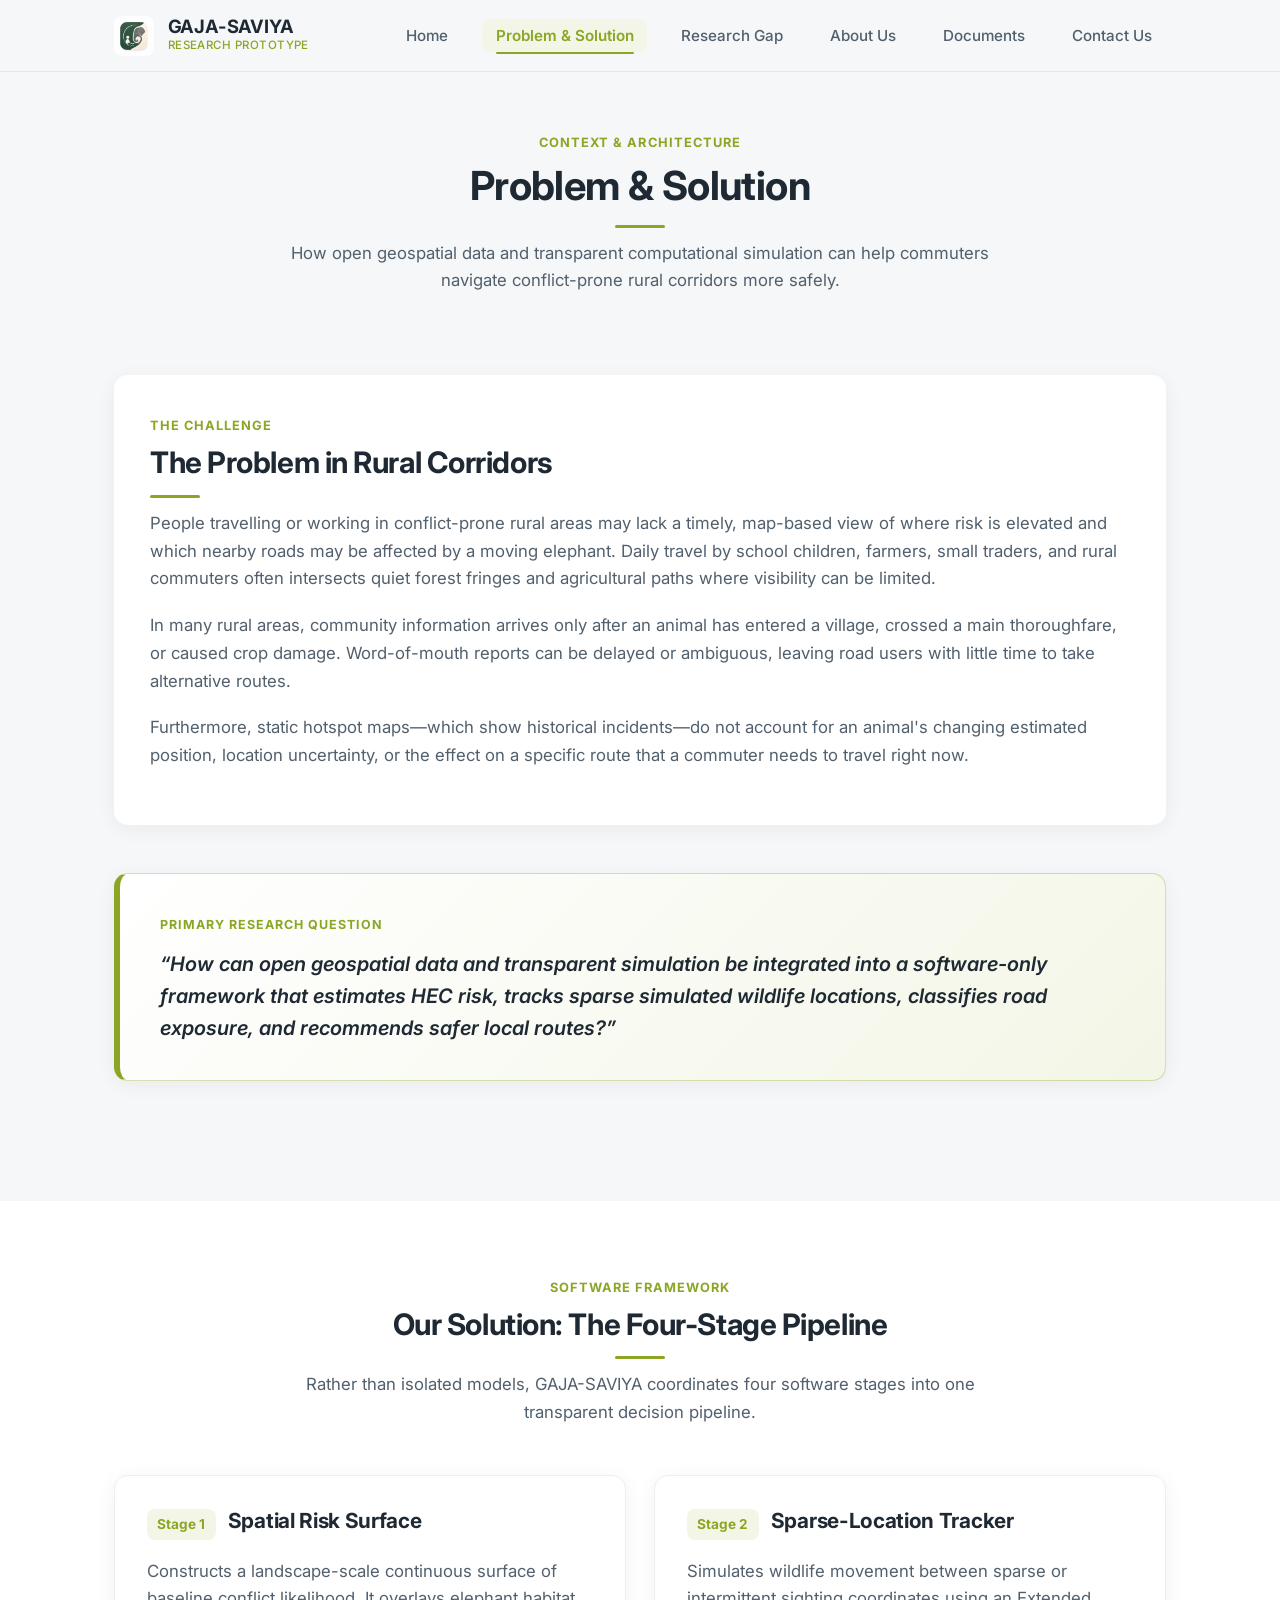
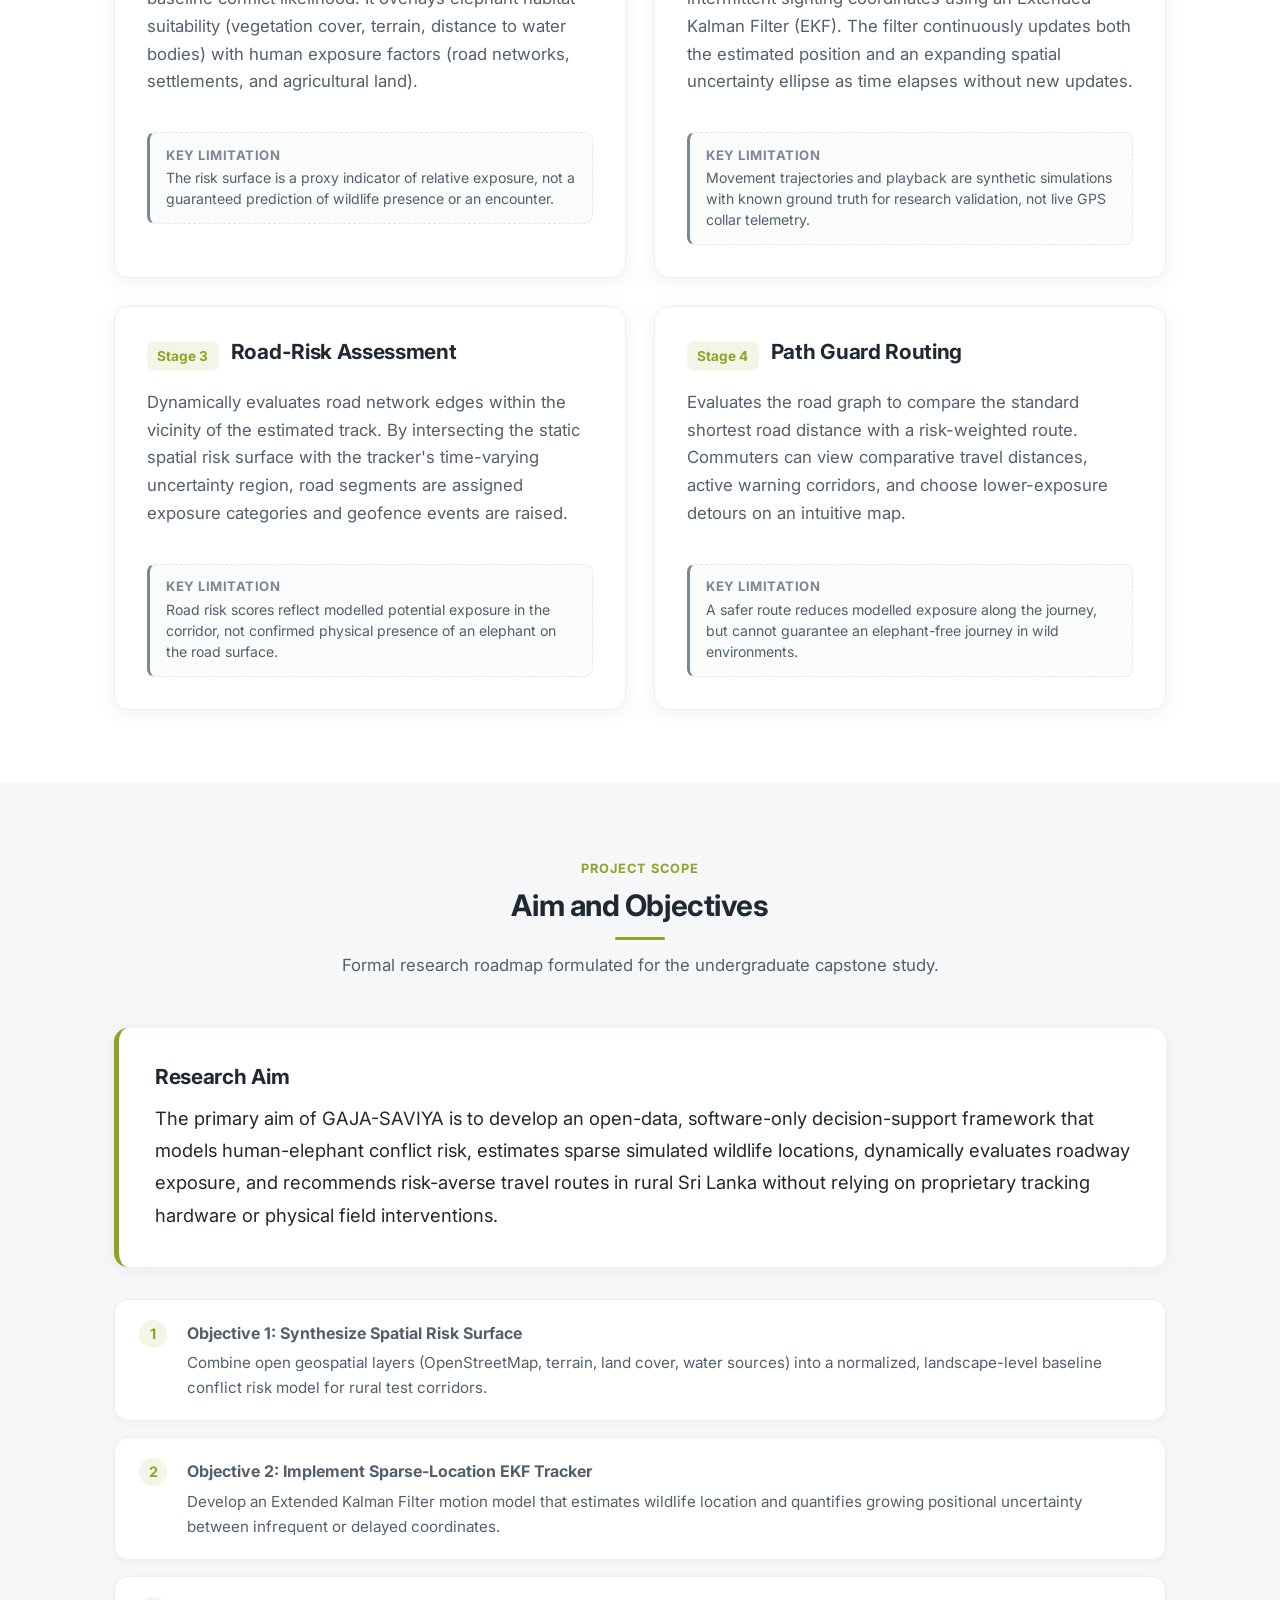
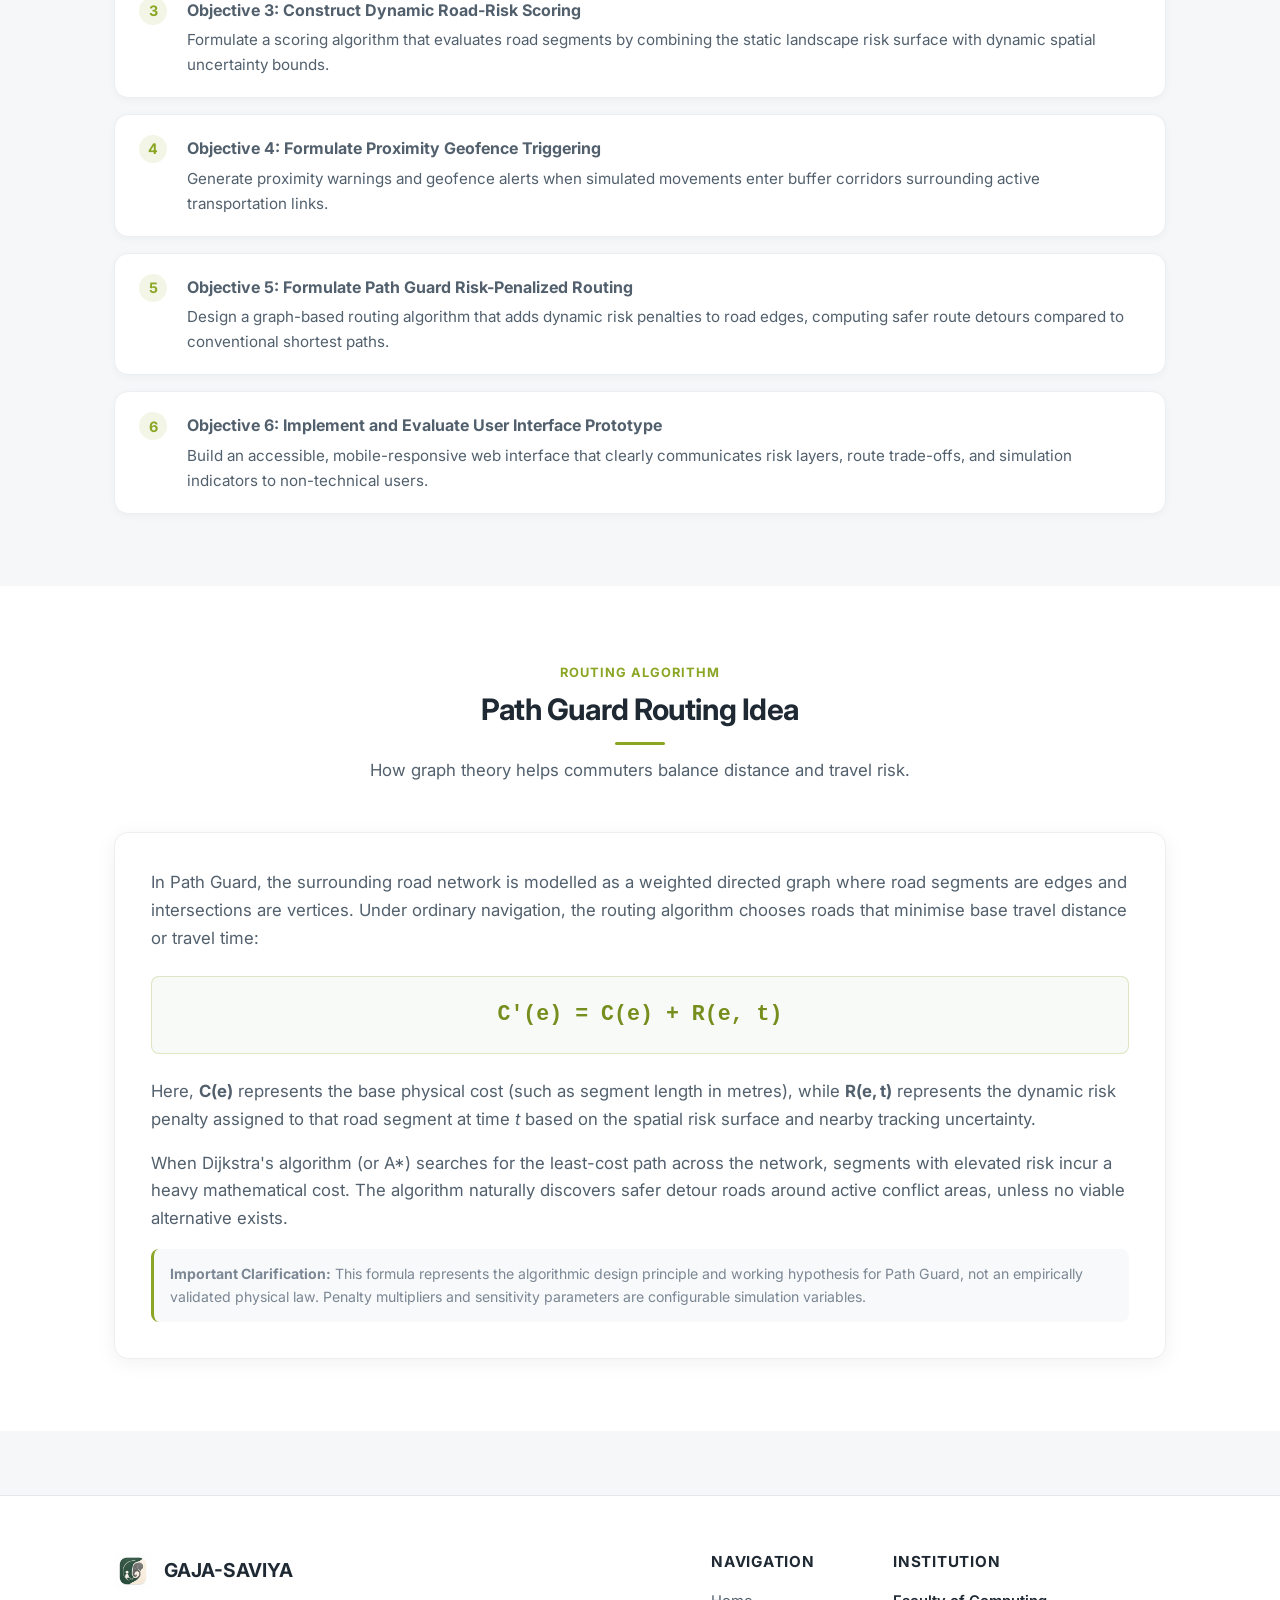
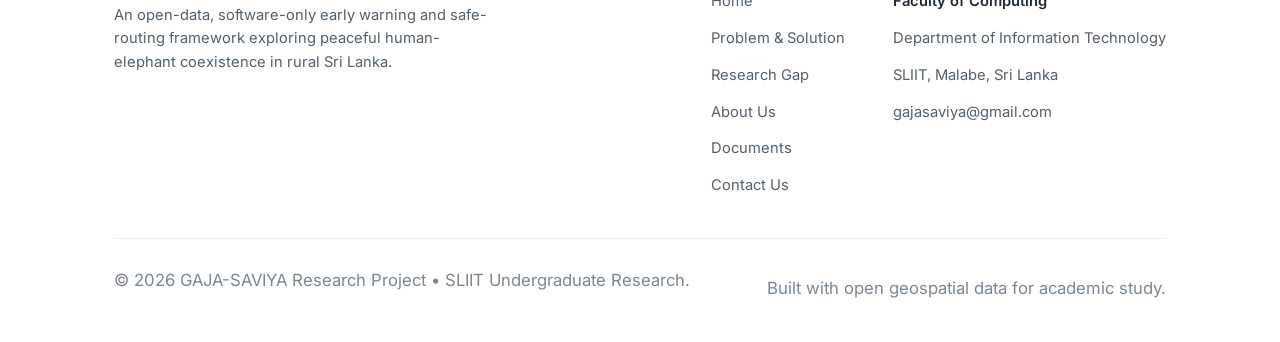
<file: problem-solution.html>
<!DOCTYPE html>
<html lang="en">
<head>
  <meta charset="UTF-8">
  <meta name="viewport" content="width=device-width, initial-scale=1.0">
  <title>Problem &amp; Solution | GAJA-SAVIYA</title>
  <meta name="description" content="Understanding the human-elephant conflict context in rural Sri Lanka and how GAJA-SAVIYA responds through an open-data software pipeline and safer routing.">
  <link rel="icon" type="image/png" href="assets/favicon.png">
  <link rel="stylesheet" href="css/style.css">
</head>
<body>

  <!-- Shared Top Navigation Bar -->
  <header class="site-header" id="siteHeader">
    <div class="container nav-container">
      <a href="index.html" class="brand" aria-label="GAJA-SAVIYA Home">
        <img src="assets/logo.png" alt="GAJA-SAVIYA Logo" class="brand-logo">
        <div class="brand-text">
          <span class="brand-title">GAJA-SAVIYA</span>
          <span class="brand-tag">Research Prototype</span>
        </div>
      </a>

      <!-- Desktop Navigation Menu -->
      <nav aria-label="Main Navigation">
        <ul class="nav-menu">
          <li><a href="index.html" class="nav-link">Home</a></li>
          <li><a href="problem-solution.html" class="nav-link active">Problem &amp; Solution</a></li>
          <li><a href="research-gap.html" class="nav-link">Research Gap</a></li>
          <li><a href="about.html" class="nav-link">About Us</a></li>
          <li><a href="documents.html" class="nav-link">Documents</a></li>
          <li><a href="contact.html" class="nav-link">Contact Us</a></li>
        </ul>
      </nav>

      <!-- Mobile Hamburger Button -->
      <button class="menu-toggle" id="menuToggle" aria-label="Toggle Navigation Menu" aria-expanded="false" aria-controls="mobileNav">
        <svg viewBox="0 0 24 24" fill="none" stroke="currentColor">
          <line x1="3" y1="6" x2="21" y2="6"></line>
          <line x1="3" y1="12" x2="21" y2="12"></line>
          <line x1="3" y1="18" x2="21" y2="18"></line>
        </svg>
      </button>
    </div>

    <!-- Mobile Drawer Menu -->
    <div class="mobile-nav" id="mobileNav">
      <ul class="mobile-menu">
        <li><a href="index.html" class="mobile-link">Home</a></li>
        <li><a href="problem-solution.html" class="mobile-link active">Problem &amp; Solution</a></li>
        <li><a href="research-gap.html" class="mobile-link">Research Gap</a></li>
        <li><a href="about.html" class="mobile-link">About Us</a></li>
        <li><a href="documents.html" class="mobile-link">Documents</a></li>
        <li><a href="contact.html" class="mobile-link">Contact Us</a></li>
      </ul>
    </div>
  </header>

  <main id="mainContent">

    <!-- Header Section -->
    <section class="page-section intro-section">
      <div class="container">
        <div class="section-header fade-in-on-scroll">
          <span class="section-tag">Context &amp; Architecture</span>
          <h1 class="section-title">Problem &amp; Solution</h1>
          <p class="section-subtitle">
            How open geospatial data and transparent computational simulation can help commuters navigate conflict-prone rural corridors more safely.
          </p>
        </div>
      </div>
    </section>

    <!-- The Problem Section -->
    <section class="page-section" style="padding-top: 0;">
      <div class="container">
        <article class="problem-card fade-in-on-scroll">
          <span class="section-tag">The Challenge</span>
          <h2 class="section-title text-left">The Problem in Rural Corridors</h2>
          <p>
            People travelling or working in conflict-prone rural areas may lack a timely, map-based view of where risk is elevated and which nearby roads may be affected by a moving elephant. Daily travel by school children, farmers, small traders, and rural commuters often intersects quiet forest fringes and agricultural paths where visibility can be limited.
          </p>
          <p>
            In many rural areas, community information arrives only after an animal has entered a village, crossed a main thoroughfare, or caused crop damage. Word-of-mouth reports can be delayed or ambiguous, leaving road users with little time to take alternative routes.
          </p>
          <p>
            Furthermore, static hotspot maps—which show historical incidents—do not account for an animal's changing estimated position, location uncertainty, or the effect on a specific route that a commuter needs to travel right now.
          </p>
        </article>

        <!-- Research Question Card -->
        <aside class="research-quote-card fade-in-on-scroll" aria-label="Core Research Question">
          <span class="quote-label">Primary Research Question</span>
          <blockquote>
            &ldquo;How can open geospatial data and transparent simulation be integrated into a software-only framework that estimates HEC risk, tracks sparse simulated wildlife locations, classifies road exposure, and recommends safer local routes?&rdquo;
          </blockquote>
        </aside>
      </div>
    </section>

    <!-- Our Solution Section -->
    <section class="page-section" style="background-color: #FFFFFF;">
      <div class="container">
        <div class="section-header fade-in-on-scroll">
          <span class="section-tag">Software Framework</span>
          <h2 class="section-title">Our Solution: The Four-Stage Pipeline</h2>
          <p class="section-subtitle">
            Rather than isolated models, GAJA-SAVIYA coordinates four software stages into one transparent decision pipeline.
          </p>
        </div>

        <div class="grid grid-2">
          <!-- Stage 1 -->
          <div class="pipeline-card fade-in-on-scroll">
            <div class="pipeline-header">
              <span class="pipeline-number">Stage 1</span>
              <h3>Spatial Risk Surface</h3>
            </div>
            <p>
              Constructs a landscape-scale continuous surface of baseline conflict likelihood. It overlays elephant habitat suitability (vegetation cover, terrain, distance to water bodies) with human exposure factors (road networks, settlements, and agricultural land).
            </p>
            <div class="limitation-box">
              <h5>Key limitation</h5>
              <p>The risk surface is a proxy indicator of relative exposure, not a guaranteed prediction of wildlife presence or an encounter.</p>
            </div>
          </div>

          <!-- Stage 2 -->
          <div class="pipeline-card fade-in-on-scroll">
            <div class="pipeline-header">
              <span class="pipeline-number">Stage 2</span>
              <h3>Sparse-Location Tracker</h3>
            </div>
            <p>
              Simulates wildlife movement between sparse or intermittent sighting coordinates using an Extended Kalman Filter (EKF). The filter continuously updates both the estimated position and an expanding spatial uncertainty ellipse as time elapses without new updates.
            </p>
            <div class="limitation-box">
              <h5>Key limitation</h5>
              <p>Movement trajectories and playback are synthetic simulations with known ground truth for research validation, not live GPS collar telemetry.</p>
            </div>
          </div>

          <!-- Stage 3 -->
          <div class="pipeline-card fade-in-on-scroll">
            <div class="pipeline-header">
              <span class="pipeline-number">Stage 3</span>
              <h3>Road-Risk Assessment</h3>
            </div>
            <p>
              Dynamically evaluates road network edges within the vicinity of the estimated track. By intersecting the static spatial risk surface with the tracker's time-varying uncertainty region, road segments are assigned exposure categories and geofence events are raised.
            </p>
            <div class="limitation-box">
              <h5>Key limitation</h5>
              <p>Road risk scores reflect modelled potential exposure in the corridor, not confirmed physical presence of an elephant on the road surface.</p>
            </div>
          </div>

          <!-- Stage 4 -->
          <div class="pipeline-card fade-in-on-scroll">
            <div class="pipeline-header">
              <span class="pipeline-number">Stage 4</span>
              <h3>Path Guard Routing</h3>
            </div>
            <p>
              Evaluates the road graph to compare the standard shortest road distance with a risk-weighted route. Commuters can view comparative travel distances, active warning corridors, and choose lower-exposure detours on an intuitive map.
            </p>
            <div class="limitation-box">
              <h5>Key limitation</h5>
              <p>A safer route reduces modelled exposure along the journey, but cannot guarantee an elephant-free journey in wild environments.</p>
            </div>
          </div>
        </div>
      </div>
    </section>

    <!-- Aim and Objectives Section -->
    <section class="page-section">
      <div class="container">
        <div class="section-header fade-in-on-scroll">
          <span class="section-tag">Project Scope</span>
          <h2 class="section-title">Aim and Objectives</h2>
          <p class="section-subtitle">
            Formal research roadmap formulated for the undergraduate capstone study.
          </p>
        </div>

        <div class="summary-card fade-in-on-scroll" style="margin-bottom: 2rem;">
          <h3 style="margin-bottom: 0.75rem;">Research Aim</h3>
          <p>
            The primary aim of GAJA-SAVIYA is to develop an open-data, software-only decision-support framework that models human-elephant conflict risk, estimates sparse simulated wildlife locations, dynamically evaluates roadway exposure, and recommends risk-averse travel routes in rural Sri Lanka without relying on proprietary tracking hardware or physical field interventions.
          </p>
        </div>

        <ol class="objectives-list fade-in-on-scroll">
          <li>
            <div>
              <strong>Objective 1: Synthesize Spatial Risk Surface</strong>
              <p style="margin-top: 0.25rem; font-size: 0.95rem;">Combine open geospatial layers (OpenStreetMap, terrain, land cover, water sources) into a normalized, landscape-level baseline conflict risk model for rural test corridors.</p>
            </div>
          </li>
          <li>
            <div>
              <strong>Objective 2: Implement Sparse-Location EKF Tracker</strong>
              <p style="margin-top: 0.25rem; font-size: 0.95rem;">Develop an Extended Kalman Filter motion model that estimates wildlife location and quantifies growing positional uncertainty between infrequent or delayed coordinates.</p>
            </div>
          </li>
          <li>
            <div>
              <strong>Objective 3: Construct Dynamic Road-Risk Scoring</strong>
              <p style="margin-top: 0.25rem; font-size: 0.95rem;">Formulate a scoring algorithm that evaluates road segments by combining the static landscape risk surface with dynamic spatial uncertainty bounds.</p>
            </div>
          </li>
          <li>
            <div>
              <strong>Objective 4: Formulate Proximity Geofence Triggering</strong>
              <p style="margin-top: 0.25rem; font-size: 0.95rem;">Generate proximity warnings and geofence alerts when simulated movements enter buffer corridors surrounding active transportation links.</p>
            </div>
          </li>
          <li>
            <div>
              <strong>Objective 5: Formulate Path Guard Risk-Penalized Routing</strong>
              <p style="margin-top: 0.25rem; font-size: 0.95rem;">Design a graph-based routing algorithm that adds dynamic risk penalties to road edges, computing safer route detours compared to conventional shortest paths.</p>
            </div>
          </li>
          <li>
            <div>
              <strong>Objective 6: Implement and Evaluate User Interface Prototype</strong>
              <p style="margin-top: 0.25rem; font-size: 0.95rem;">Build an accessible, mobile-responsive web interface that clearly communicates risk layers, route trade-offs, and simulation indicators to non-technical users.</p>
            </div>
          </li>
        </ol>
      </div>
    </section>

    <!-- Path Guard Routing Principle -->
    <section class="page-section" style="background-color: #FFFFFF;">
      <div class="container">
        <div class="section-header fade-in-on-scroll">
          <span class="section-tag">Routing Algorithm</span>
          <h2 class="section-title">Path Guard Routing Idea</h2>
          <p class="section-subtitle">
            How graph theory helps commuters balance distance and travel risk.
          </p>
        </div>

        <div class="formula-box fade-in-on-scroll">
          <p>
            In Path Guard, the surrounding road network is modelled as a weighted directed graph where road segments are edges and intersections are vertices. Under ordinary navigation, the routing algorithm chooses roads that minimise base travel distance or travel time:
          </p>
          <div class="math-display">
            C'(e) = C(e) + R(e, t)
          </div>
          <p>
            Here, <strong>C(e)</strong> represents the base physical cost (such as segment length in metres), while <strong>R(e, t)</strong> represents the dynamic risk penalty assigned to that road segment at time <em>t</em> based on the spatial risk surface and nearby tracking uncertainty. 
          </p>
          <p>
            When Dijkstra's algorithm (or A*) searches for the least-cost path across the network, segments with elevated risk incur a heavy mathematical cost. The algorithm naturally discovers safer detour roads around active conflict areas, unless no viable alternative exists.
          </p>
          <div class="formula-disclaimer">
            <strong>Important Clarification:</strong> This formula represents the algorithmic design principle and working hypothesis for Path Guard, not an empirically validated physical law. Penalty multipliers and sensitivity parameters are configurable simulation variables.
          </div>
        </div>
      </div>
    </section>

  </main>

  <!-- Shared Footer -->
  <footer class="site-footer">
    <div class="container">
      <div class="footer-top">
        <div class="footer-brand">
          <a href="index.html" class="footer-logo-wrap">
            <img src="assets/logo.png" alt="GAJA-SAVIYA Logo" class="footer-logo-img">
            <span class="footer-logo-text">GAJA-SAVIYA</span>
          </a>
          <p class="footer-desc">
            An open-data, software-only early warning and safe-routing framework exploring peaceful human-elephant coexistence in rural Sri Lanka.
          </p>
        </div>

        <div class="footer-links-group">
          <div class="footer-links-col">
            <h4>Navigation</h4>
            <ul class="footer-links-list">
              <li><a href="index.html" class="footer-link">Home</a></li>
              <li><a href="problem-solution.html" class="footer-link">Problem &amp; Solution</a></li>
              <li><a href="research-gap.html" class="footer-link">Research Gap</a></li>
              <li><a href="about.html" class="footer-link">About Us</a></li>
              <li><a href="documents.html" class="footer-link">Documents</a></li>
              <li><a href="contact.html" class="footer-link">Contact Us</a></li>
            </ul>
          </div>

          <div class="footer-links-col">
            <h4>Institution</h4>
            <ul class="footer-links-list">
              <li><span class="footer-link" style="color: var(--text-heading); font-weight: 600;">Faculty of Computing</span></li>
              <li><span class="footer-link">Department of Information Technology</span></li>
              <li><span class="footer-link">SLIIT, Malabe, Sri Lanka</span></li>
              <li><a href="mailto:gajasaviya@gmail.com" class="footer-link">gajasaviya@gmail.com</a></li>
            </ul>
          </div>
        </div>
      </div>

      <div class="footer-bottom">
        <p>&copy; 2026 GAJA-SAVIYA Research Project &bull; SLIIT Undergraduate Research.</p>
        <p>Built with open geospatial data for academic study.</p>
      </div>
    </div>
  </footer>

  <script src="js/main.js"></script>
</body>
</html>
</file>
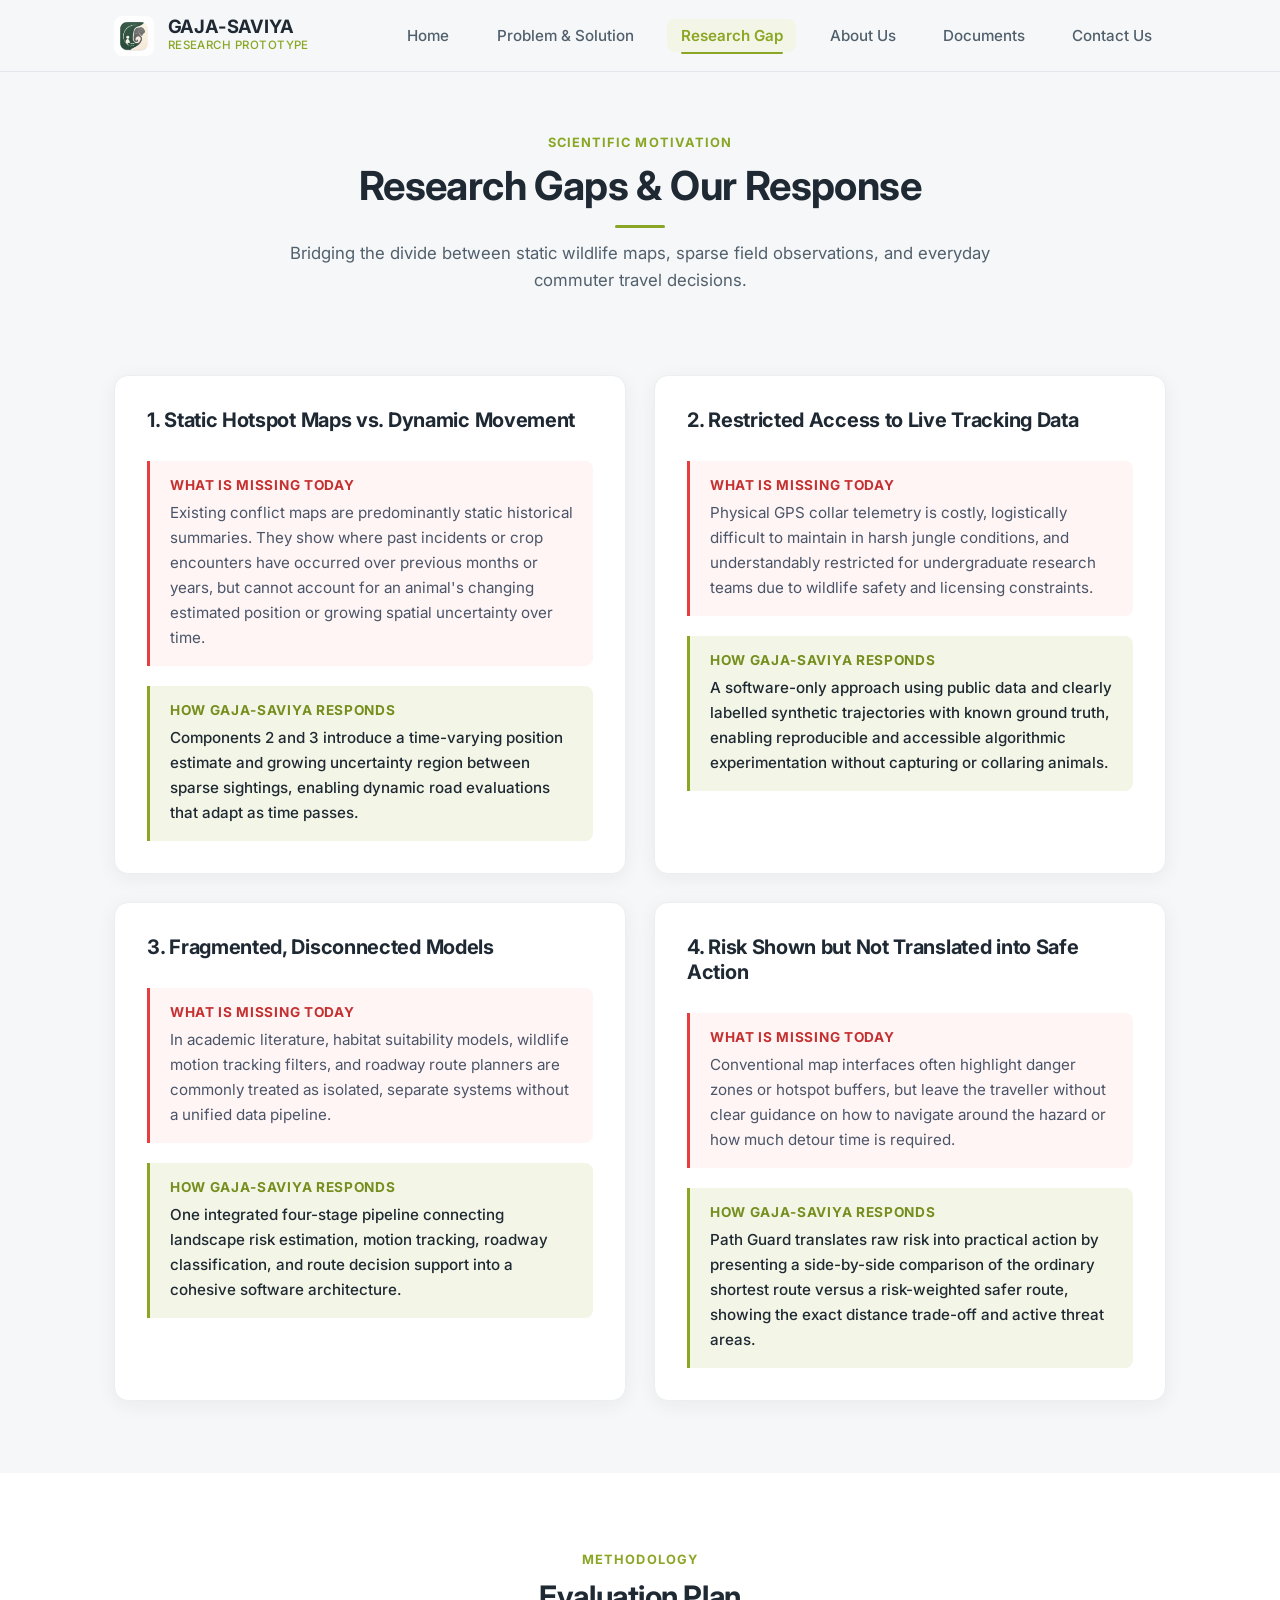
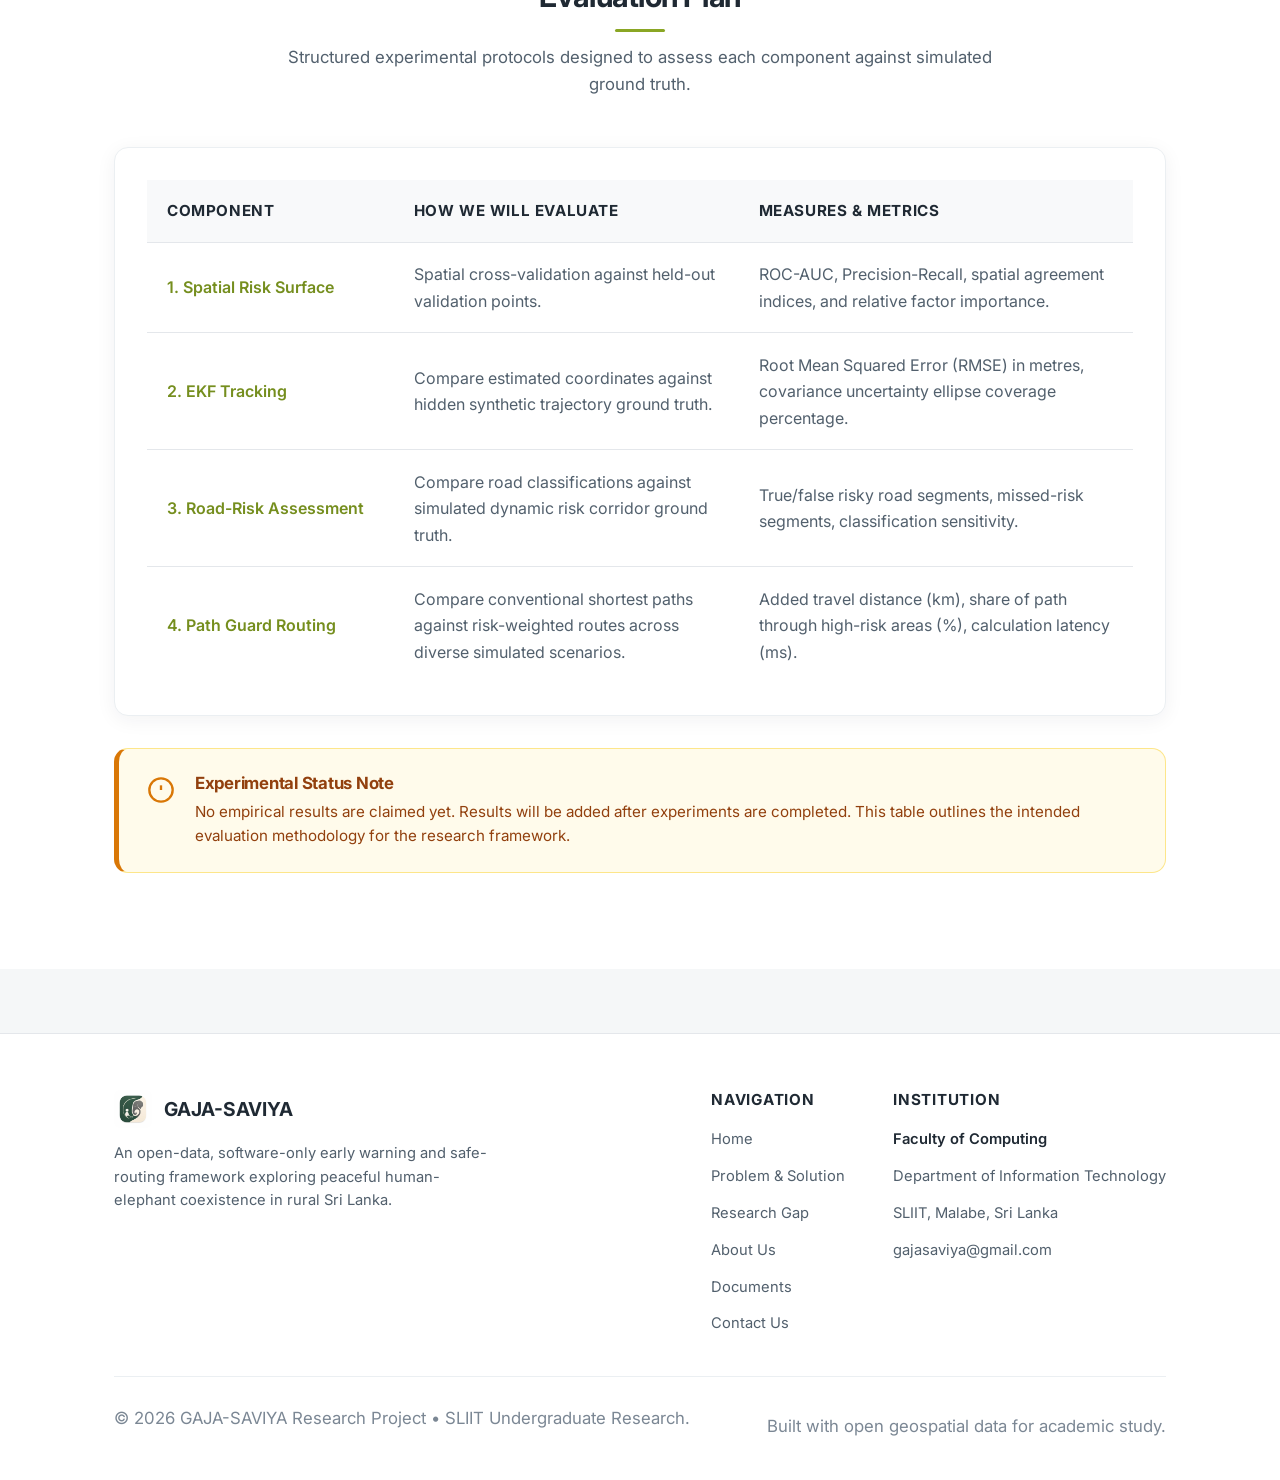
<file: research-gap.html>
<!DOCTYPE html>
<html lang="en">
<head>
  <meta charset="UTF-8">
  <meta name="viewport" content="width=device-width, initial-scale=1.0">
  <title>Research Gap | GAJA-SAVIYA</title>
  <meta name="description" content="Discover the key research gaps in current human-elephant conflict solutions and how GAJA-SAVIYA addresses them through an open-data software approach.">
  <link rel="icon" type="image/png" href="assets/favicon.png">
  <link rel="stylesheet" href="css/style.css">
</head>
<body>

  <!-- Shared Top Navigation Bar -->
  <header class="site-header" id="siteHeader">
    <div class="container nav-container">
      <a href="index.html" class="brand" aria-label="GAJA-SAVIYA Home">
        <img src="assets/logo.png" alt="GAJA-SAVIYA Logo" class="brand-logo">
        <div class="brand-text">
          <span class="brand-title">GAJA-SAVIYA</span>
          <span class="brand-tag">Research Prototype</span>
        </div>
      </a>

      <!-- Desktop Navigation Menu -->
      <nav aria-label="Main Navigation">
        <ul class="nav-menu">
          <li><a href="index.html" class="nav-link">Home</a></li>
          <li><a href="problem-solution.html" class="nav-link">Problem &amp; Solution</a></li>
          <li><a href="research-gap.html" class="nav-link active">Research Gap</a></li>
          <li><a href="about.html" class="nav-link">About Us</a></li>
          <li><a href="documents.html" class="nav-link">Documents</a></li>
          <li><a href="contact.html" class="nav-link">Contact Us</a></li>
        </ul>
      </nav>

      <!-- Mobile Hamburger Button -->
      <button class="menu-toggle" id="menuToggle" aria-label="Toggle Navigation Menu" aria-expanded="false" aria-controls="mobileNav">
        <svg viewBox="0 0 24 24" fill="none" stroke="currentColor">
          <line x1="3" y1="6" x2="21" y2="6"></line>
          <line x1="3" y1="12" x2="21" y2="12"></line>
          <line x1="3" y1="18" x2="21" y2="18"></line>
        </svg>
      </button>
    </div>

    <!-- Mobile Drawer Menu -->
    <div class="mobile-nav" id="mobileNav">
      <ul class="mobile-menu">
        <li><a href="index.html" class="mobile-link">Home</a></li>
        <li><a href="problem-solution.html" class="mobile-link">Problem &amp; Solution</a></li>
        <li><a href="research-gap.html" class="mobile-link active">Research Gap</a></li>
        <li><a href="about.html" class="mobile-link">About Us</a></li>
        <li><a href="documents.html" class="mobile-link">Documents</a></li>
        <li><a href="contact.html" class="mobile-link">Contact Us</a></li>
      </ul>
    </div>
  </header>

  <main id="mainContent">

    <!-- Header Section -->
    <section class="page-section intro-section">
      <div class="container">
        <div class="section-header fade-in-on-scroll">
          <span class="section-tag">Scientific Motivation</span>
          <h1 class="section-title">Research Gaps &amp; Our Response</h1>
          <p class="section-subtitle">
            Bridging the divide between static wildlife maps, sparse field observations, and everyday commuter travel decisions.
          </p>
        </div>
      </div>
    </section>

    <!-- Four Research Gap Cards -->
    <section class="page-section" style="padding-top: 0;">
      <div class="container">
        <div class="grid grid-2">
          
          <!-- Gap Card 1 -->
          <article class="gap-card fade-in-on-scroll">
            <h3 style="color: var(--text-heading); font-size: 1.25rem;">1. Static Hotspot Maps vs. Dynamic Movement</h3>
            
            <div class="gap-missing">
              <h4>What is missing today</h4>
              <p>
                Existing conflict maps are predominantly static historical summaries. They show where past incidents or crop encounters have occurred over previous months or years, but cannot account for an animal's changing estimated position or growing spatial uncertainty over time.
              </p>
            </div>

            <div class="gap-response">
              <h4>How GAJA-SAVIYA responds</h4>
              <p>
                Components 2 and 3 introduce a time-varying position estimate and growing uncertainty region between sparse sightings, enabling dynamic road evaluations that adapt as time passes.
              </p>
            </div>
          </article>

          <!-- Gap Card 2 -->
          <article class="gap-card fade-in-on-scroll">
            <div class="gap-missing" style="display:none;"></div> <!-- semantic balance -->
            <h3 style="color: var(--text-heading); font-size: 1.25rem;">2. Restricted Access to Live Tracking Data</h3>
            
            <div class="gap-missing">
              <h4>What is missing today</h4>
              <p>
                Physical GPS collar telemetry is costly, logistically difficult to maintain in harsh jungle conditions, and understandably restricted for undergraduate research teams due to wildlife safety and licensing constraints.
              </p>
            </div>

            <div class="gap-response">
              <h4>How GAJA-SAVIYA responds</h4>
              <p>
                A software-only approach using public data and clearly labelled synthetic trajectories with known ground truth, enabling reproducible and accessible algorithmic experimentation without capturing or collaring animals.
              </p>
            </div>
          </article>

          <!-- Gap Card 3 -->
          <article class="gap-card fade-in-on-scroll">
            <h3 style="color: var(--text-heading); font-size: 1.25rem;">3. Fragmented, Disconnected Models</h3>
            
            <div class="gap-missing">
              <h4>What is missing today</h4>
              <p>
                In academic literature, habitat suitability models, wildlife motion tracking filters, and roadway route planners are commonly treated as isolated, separate systems without a unified data pipeline.
              </p>
            </div>

            <div class="gap-response">
              <h4>How GAJA-SAVIYA responds</h4>
              <p>
                One integrated four-stage pipeline connecting landscape risk estimation, motion tracking, roadway classification, and route decision support into a cohesive software architecture.
              </p>
            </div>
          </article>

          <!-- Gap Card 4 -->
          <article class="gap-card fade-in-on-scroll">
            <h3 style="color: var(--text-heading); font-size: 1.25rem;">4. Risk Shown but Not Translated into Safe Action</h3>
            
            <div class="gap-missing">
              <h4>What is missing today</h4>
              <p>
                Conventional map interfaces often highlight danger zones or hotspot buffers, but leave the traveller without clear guidance on how to navigate around the hazard or how much detour time is required.
              </p>
            </div>

            <div class="gap-response">
              <h4>How GAJA-SAVIYA responds</h4>
              <p>
                Path Guard translates raw risk into practical action by presenting a side-by-side comparison of the ordinary shortest route versus a risk-weighted safer route, showing the exact distance trade-off and active threat areas.
              </p>
            </div>
          </article>

        </div>
      </div>
    </section>

    <!-- Formal Evaluation Plan Table -->
    <section class="page-section" style="background-color: #FFFFFF;">
      <div class="container">
        <div class="section-header fade-in-on-scroll">
          <span class="section-tag">Methodology</span>
          <h2 class="section-title">Evaluation Plan</h2>
          <p class="section-subtitle">
            Structured experimental protocols designed to assess each component against simulated ground truth.
          </p>
        </div>

        <div class="table-card fade-in-on-scroll">
          <table class="custom-table">
            <thead>
              <tr>
                <th scope="col" style="width: 25%;">Component</th>
                <th scope="col" style="width: 35%;">How we will evaluate</th>
                <th scope="col" style="width: 40%;">Measures &amp; Metrics</th>
              </tr>
            </thead>
            <tbody>
              <tr>
                <td>
                  <span class="table-tag">1. Spatial Risk Surface</span>
                </td>
                <td>Spatial cross-validation against held-out validation points.</td>
                <td>ROC-AUC, Precision-Recall, spatial agreement indices, and relative factor importance.</td>
              </tr>
              <tr>
                <td>
                  <span class="table-tag">2. EKF Tracking</span>
                </td>
                <td>Compare estimated coordinates against hidden synthetic trajectory ground truth.</td>
                <td>Root Mean Squared Error (RMSE) in metres, covariance uncertainty ellipse coverage percentage.</td>
              </tr>
              <tr>
                <td>
                  <span class="table-tag">3. Road-Risk Assessment</span>
                </td>
                <td>Compare road classifications against simulated dynamic risk corridor ground truth.</td>
                <td>True/false risky road segments, missed-risk segments, classification sensitivity.</td>
              </tr>
              <tr>
                <td>
                  <span class="table-tag">4. Path Guard Routing</span>
                </td>
                <td>Compare conventional shortest paths against risk-weighted routes across diverse simulated scenarios.</td>
                <td>Added travel distance (km), share of path through high-risk areas (%), calculation latency (ms).</td>
              </tr>
            </tbody>
          </table>
        </div>

        <!-- Academic Disclaimer -->
        <aside class="disclaimer-banner fade-in-on-scroll" style="margin-top: 2rem;">
          <svg class="disclaimer-icon" viewBox="0 0 24 24" fill="none" stroke="currentColor" stroke-width="2">
            <circle cx="12" cy="12" r="10"></circle>
            <line x1="12" y1="8" x2="12" y2="12"></line>
            <line x1="12" y1="16" x2="12.01" y2="16"></line>
          </svg>
          <div class="disclaimer-content">
            <h4>Experimental Status Note</h4>
            <p>
              No empirical results are claimed yet. Results will be added after experiments are completed. This table outlines the intended evaluation methodology for the research framework.
            </p>
          </div>
        </aside>

      </div>
    </section>

  </main>

  <!-- Shared Footer -->
  <footer class="site-footer">
    <div class="container">
      <div class="footer-top">
        <div class="footer-brand">
          <a href="index.html" class="footer-logo-wrap">
            <img src="assets/logo.png" alt="GAJA-SAVIYA Logo" class="footer-logo-img">
            <span class="footer-logo-text">GAJA-SAVIYA</span>
          </a>
          <p class="footer-desc">
            An open-data, software-only early warning and safe-routing framework exploring peaceful human-elephant coexistence in rural Sri Lanka.
          </p>
        </div>

        <div class="footer-links-group">
          <div class="footer-links-col">
            <h4>Navigation</h4>
            <ul class="footer-links-list">
              <li><a href="index.html" class="footer-link">Home</a></li>
              <li><a href="problem-solution.html" class="footer-link">Problem &amp; Solution</a></li>
              <li><a href="research-gap.html" class="footer-link">Research Gap</a></li>
              <li><a href="about.html" class="footer-link">About Us</a></li>
              <li><a href="documents.html" class="footer-link">Documents</a></li>
              <li><a href="contact.html" class="footer-link">Contact Us</a></li>
            </ul>
          </div>

          <div class="footer-links-col">
            <h4>Institution</h4>
            <ul class="footer-links-list">
              <li><span class="footer-link" style="color: var(--text-heading); font-weight: 600;">Faculty of Computing</span></li>
              <li><span class="footer-link">Department of Information Technology</span></li>
              <li><span class="footer-link">SLIIT, Malabe, Sri Lanka</span></li>
              <li><a href="mailto:gajasaviya@gmail.com" class="footer-link">gajasaviya@gmail.com</a></li>
            </ul>
          </div>
        </div>
      </div>

      <div class="footer-bottom">
        <p>&copy; 2026 GAJA-SAVIYA Research Project &bull; SLIIT Undergraduate Research.</p>
        <p>Built with open geospatial data for academic study.</p>
      </div>
    </div>
  </footer>

  <script src="js/main.js"></script>
</body>
</html>
</file>
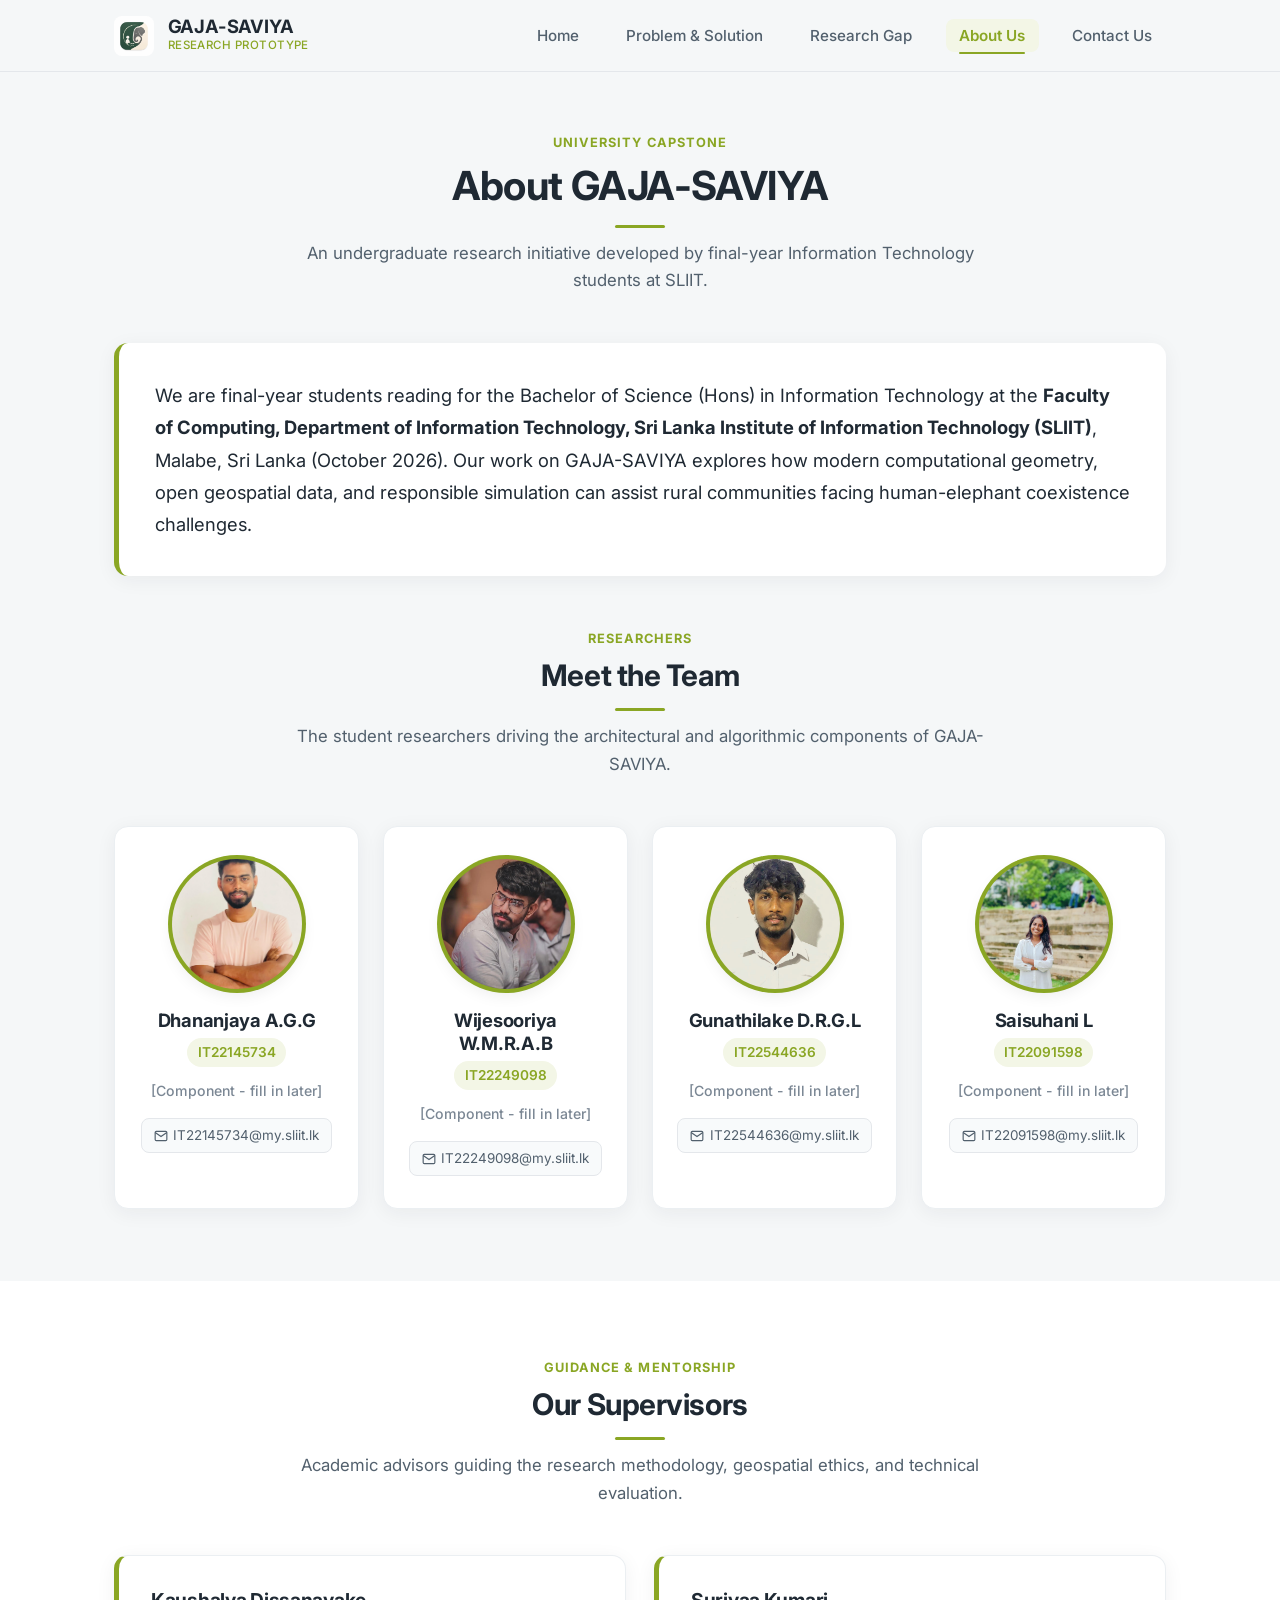
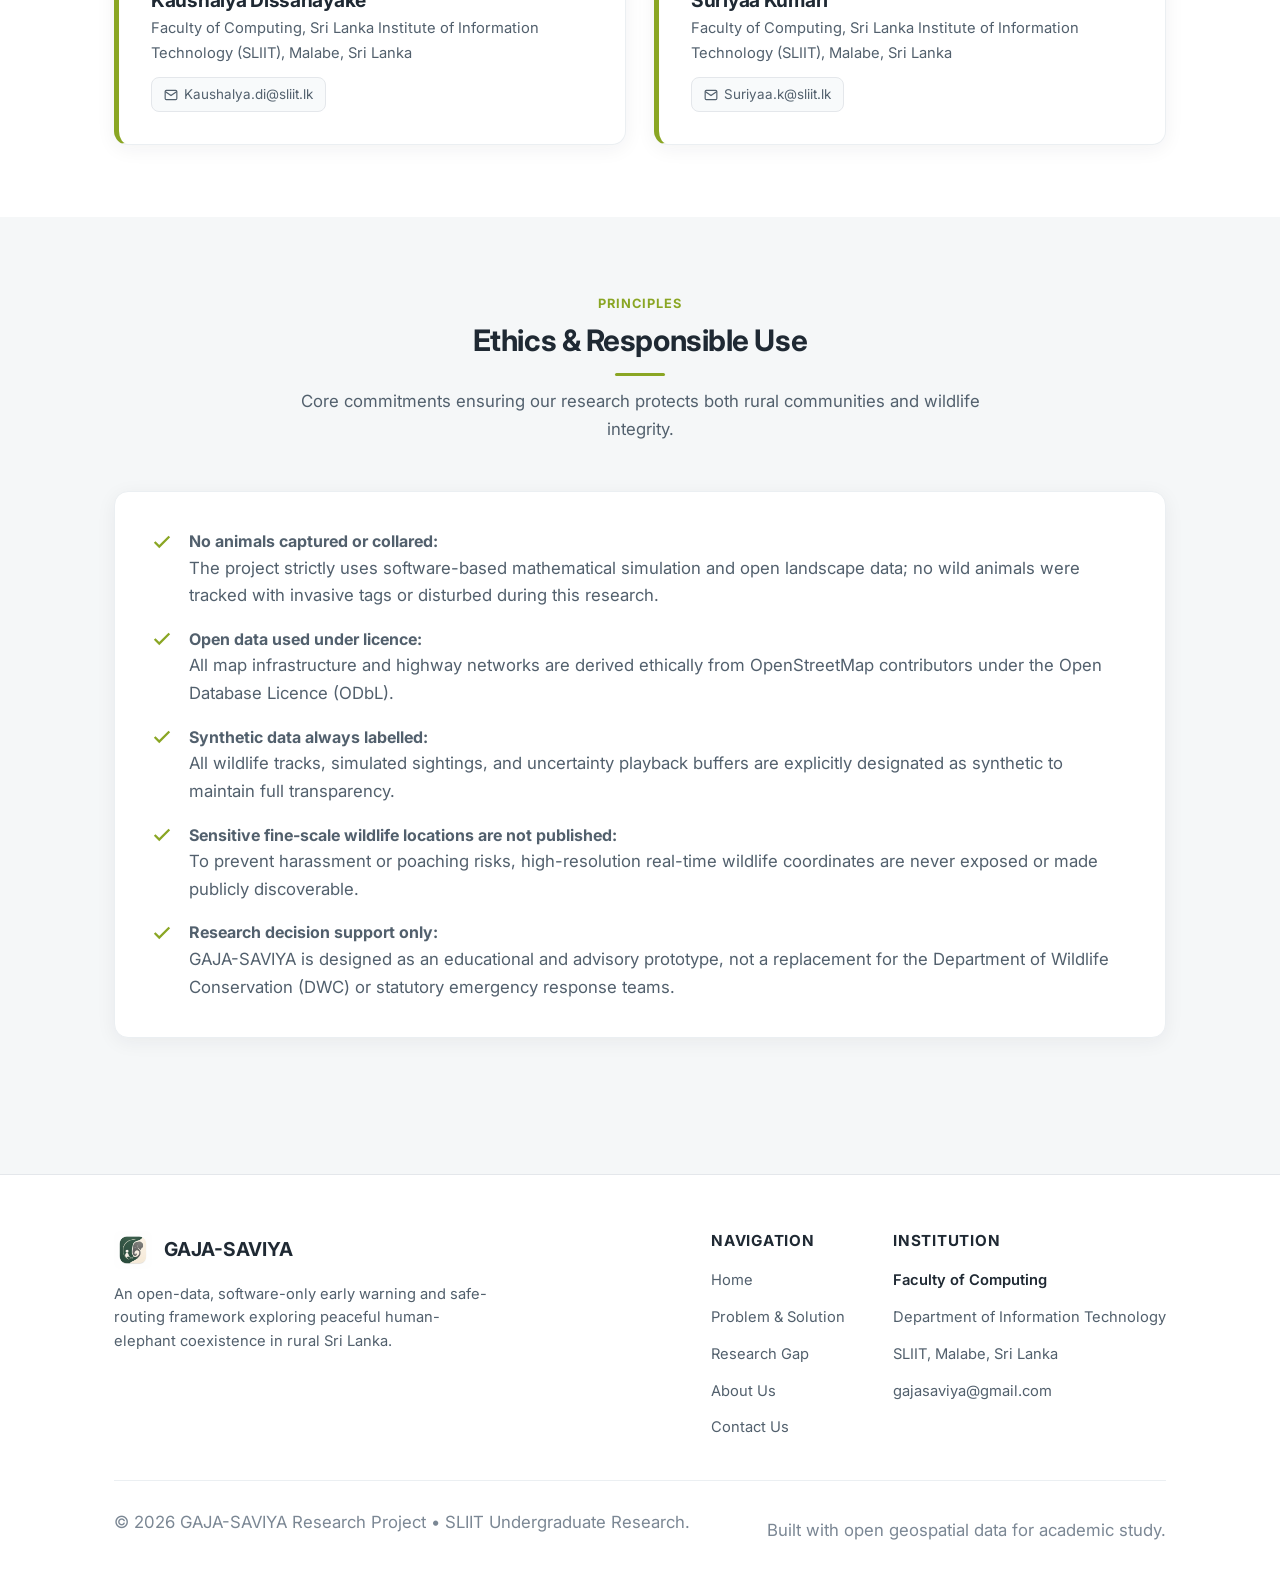
<file: R26-IT-136-Students/7. Website/R26-IT-136-GAJA-SAVIYA-Research-Website/about.html>
<!DOCTYPE html>
<html lang="en">
<head>
  <meta charset="UTF-8">
  <meta name="viewport" content="width=device-width, initial-scale=1.0">
  <title>About Us | GAJA-SAVIYA Research Team</title>
  <meta name="description" content="Meet the undergraduate research team and supervisors from SLIIT Faculty of Computing behind the GAJA-SAVIYA human-elephant conflict safe-routing framework.">
  <link rel="icon" type="image/png" href="assets/favicon.png">
  <link rel="stylesheet" href="css/style.css">
</head>
<body>

  <!-- Shared Top Navigation Bar -->
  <header class="site-header" id="siteHeader">
    <div class="container nav-container">
      <a href="index.html" class="brand" aria-label="GAJA-SAVIYA Home">
        <img src="assets/logo.png" alt="GAJA-SAVIYA Logo" class="brand-logo">
        <div class="brand-text">
          <span class="brand-title">GAJA-SAVIYA</span>
          <span class="brand-tag">Research Prototype</span>
        </div>
      </a>

      <!-- Desktop Navigation Menu -->
      <nav aria-label="Main Navigation">
        <ul class="nav-menu">
          <li><a href="index.html" class="nav-link">Home</a></li>
          <li><a href="problem-solution.html" class="nav-link">Problem &amp; Solution</a></li>
          <li><a href="research-gap.html" class="nav-link">Research Gap</a></li>
          <li><a href="about.html" class="nav-link active">About Us</a></li>
          <li><a href="contact.html" class="nav-link">Contact Us</a></li>
        </ul>
      </nav>

      <!-- Mobile Hamburger Button -->
      <button class="menu-toggle" id="menuToggle" aria-label="Toggle Navigation Menu" aria-expanded="false" aria-controls="mobileNav">
        <svg viewBox="0 0 24 24" fill="none" stroke="currentColor">
          <line x1="3" y1="6" x2="21" y2="6"></line>
          <line x1="3" y1="12" x2="21" y2="12"></line>
          <line x1="3" y1="18" x2="21" y2="18"></line>
        </svg>
      </button>
    </div>

    <!-- Mobile Drawer Menu -->
    <div class="mobile-nav" id="mobileNav">
      <ul class="mobile-menu">
        <li><a href="index.html" class="mobile-link">Home</a></li>
        <li><a href="problem-solution.html" class="mobile-link">Problem &amp; Solution</a></li>
        <li><a href="research-gap.html" class="mobile-link">Research Gap</a></li>
        <li><a href="about.html" class="mobile-link active">About Us</a></li>
        <li><a href="contact.html" class="mobile-link">Contact Us</a></li>
      </ul>
    </div>
  </header>

  <main id="mainContent">

    <!-- Header Section -->
    <section class="page-section intro-section">
      <div class="container">
        <div class="section-header fade-in-on-scroll">
          <span class="section-tag">University Capstone</span>
          <h1 class="section-title">About GAJA-SAVIYA</h1>
          <p class="section-subtitle">
            An undergraduate research initiative developed by final-year Information Technology students at SLIIT.
          </p>
        </div>

        <div class="summary-card fade-in-on-scroll">
          <p>
            We are final-year students reading for the Bachelor of Science (Hons) in Information Technology at the 
            <strong>Faculty of Computing, Department of Information Technology, Sri Lanka Institute of Information Technology (SLIIT)</strong>, 
            Malabe, Sri Lanka (October 2026). Our work on GAJA-SAVIYA explores how modern computational geometry, open geospatial data, and responsible simulation can assist rural communities facing human-elephant coexistence challenges.
          </p>
        </div>
      </div>
    </section>

    <!-- Meet the Team Section -->
    <section class="page-section" style="padding-top: 1rem;">
      <div class="container">
        <div class="section-header fade-in-on-scroll">
          <span class="section-tag">Researchers</span>
          <h2 class="section-title">Meet the Team</h2>
          <p class="section-subtitle">
            The student researchers driving the architectural and algorithmic components of GAJA-SAVIYA.
          </p>
        </div>

        <!-- ===============================================================
             EDITABLE TEAM MEMBERS BLOCK
             Update details or photos directly in this section as needed
             =============================================================== -->
        <div class="team-grid" id="teamGrid">
          
          <!-- Member 1 -->
          <article class="member-card fade-in-on-scroll" id="member-1">
            <div class="member-photo-wrap">
              <img src="assets/member1.jpg" alt="Photo of Dhananjaya A.G.G" class="member-photo" loading="lazy">
            </div>
            <h3 class="member-name">Dhananjaya A.G.G</h3>
            <span class="member-id">IT22145734</span>
            <p class="member-role">[Component - fill in later]</p>
            <a href="mailto:IT22145734@my.sliit.lk" class="member-email" title="Email Dhananjaya A.G.G">
              <svg width="14" height="14" viewBox="0 0 24 24" fill="none" stroke="currentColor" stroke-width="2"><path d="M4 4h16c1.1 0 2 .9 2 2v12c0 1.1-.9 2-2 2H4c-1.1 0-2-.9-2-2V6c0-1.1.9-2 2-2z"/><polyline points="22,6 12,13 2,6"/></svg>
              <span>IT22145734@my.sliit.lk</span>
            </a>
          </article>

          <!-- Member 2 -->
          <article class="member-card fade-in-on-scroll" id="member-2">
            <div class="member-photo-wrap">
              <img src="assets/member2.jpg" alt="Photo of Wijesooriya W.M.R.A.B" class="member-photo" loading="lazy">
            </div>
            <h3 class="member-name">Wijesooriya W.M.R.A.B</h3>
            <span class="member-id">IT22249098</span>
            <p class="member-role">[Component - fill in later]</p>
            <a href="mailto:IT22249098@my.sliit.lk" class="member-email" title="Email Wijesooriya W.M.R.A.B">
              <svg width="14" height="14" viewBox="0 0 24 24" fill="none" stroke="currentColor" stroke-width="2"><path d="M4 4h16c1.1 0 2 .9 2 2v12c0 1.1-.9 2-2 2H4c-1.1 0-2-.9-2-2V6c0-1.1.9-2 2-2z"/><polyline points="22,6 12,13 2,6"/></svg>
              <span>IT22249098@my.sliit.lk</span>
            </a>
          </article>

          <!-- Member 3 -->
          <article class="member-card fade-in-on-scroll" id="member-3">
            <div class="member-photo-wrap">
              <img src="assets/member3.jpg" alt="Photo of Gunathilake D.R.G.L" class="member-photo" loading="lazy">
            </div>
            <h3 class="member-name">Gunathilake D.R.G.L</h3>
            <span class="member-id">IT22544636</span>
            <p class="member-role">[Component - fill in later]</p>
            <a href="mailto:IT22544636@my.sliit.lk" class="member-email" title="Email Gunathilake D.R.G.L">
              <svg width="14" height="14" viewBox="0 0 24 24" fill="none" stroke="currentColor" stroke-width="2"><path d="M4 4h16c1.1 0 2 .9 2 2v12c0 1.1-.9 2-2 2H4c-1.1 0-2-.9-2-2V6c0-1.1.9-2 2-2z"/><polyline points="22,6 12,13 2,6"/></svg>
              <span>IT22544636@my.sliit.lk</span>
            </a>
          </article>

          <!-- Member 4 -->
          <article class="member-card fade-in-on-scroll" id="member-4">
            <div class="member-photo-wrap">
              <img src="assets/member4.jpg" alt="Photo of Saisuhani L" class="member-photo" loading="lazy">
            </div>
            <h3 class="member-name">Saisuhani L</h3>
            <span class="member-id">IT22091598</span>
            <p class="member-role">[Component - fill in later]</p>
            <a href="mailto:IT22091598@my.sliit.lk" class="member-email" title="Email Saisuhani L">
              <svg width="14" height="14" viewBox="0 0 24 24" fill="none" stroke="currentColor" stroke-width="2"><path d="M4 4h16c1.1 0 2 .9 2 2v12c0 1.1-.9 2-2 2H4c-1.1 0-2-.9-2-2V6c0-1.1.9-2 2-2z"/><polyline points="22,6 12,13 2,6"/></svg>
              <span>IT22091598@my.sliit.lk</span>
            </a>
          </article>

        </div>
      </div>
    </section>

    <!-- Our Supervisors Section -->
    <section class="page-section" style="background-color: #FFFFFF;">
      <div class="container">
        <div class="section-header fade-in-on-scroll">
          <span class="section-tag">Guidance &amp; Mentorship</span>
          <h2 class="section-title">Our Supervisors</h2>
          <p class="section-subtitle">
            Academic advisors guiding the research methodology, geospatial ethics, and technical evaluation.
          </p>
        </div>

        <div class="grid grid-2">
          <!-- Supervisor 1 -->
          <div class="supervisor-card fade-in-on-scroll">
            <h3 class="supervisor-title">Kaushalya Dissanayake</h3>
            <p class="supervisor-dept">Faculty of Computing, Sri Lanka Institute of Information Technology (SLIIT), Malabe, Sri Lanka</p>
            <a href="mailto:Kaushalya.di@sliit.lk" class="member-email" style="align-self: flex-start;">
              <svg width="14" height="14" viewBox="0 0 24 24" fill="none" stroke="currentColor" stroke-width="2"><path d="M4 4h16c1.1 0 2 .9 2 2v12c0 1.1-.9 2-2 2H4c-1.1 0-2-.9-2-2V6c0-1.1.9-2 2-2z"/><polyline points="22,6 12,13 2,6"/></svg>
              <span>Kaushalya.di@sliit.lk</span>
            </a>
          </div>

          <!-- Supervisor 2 -->
          <div class="supervisor-card fade-in-on-scroll">
            <h3 class="supervisor-title">Suriyaa Kumari</h3>
            <p class="supervisor-dept">Faculty of Computing, Sri Lanka Institute of Information Technology (SLIIT), Malabe, Sri Lanka</p>
            <a href="mailto:Suriyaa.k@sliit.lk" class="member-email" style="align-self: flex-start;">
              <svg width="14" height="14" viewBox="0 0 24 24" fill="none" stroke="currentColor" stroke-width="2"><path d="M4 4h16c1.1 0 2 .9 2 2v12c0 1.1-.9 2-2 2H4c-1.1 0-2-.9-2-2V6c0-1.1.9-2 2-2z"/><polyline points="22,6 12,13 2,6"/></svg>
              <span>Suriyaa.k@sliit.lk</span>
            </a>
          </div>
        </div>
      </div>
    </section>

    <!-- Ethics and Responsible Use Section -->
    <section class="page-section">
      <div class="container">
        <div class="section-header fade-in-on-scroll">
          <span class="section-tag">Principles</span>
          <h2 class="section-title">Ethics &amp; Responsible Use</h2>
          <p class="section-subtitle">
            Core commitments ensuring our research protects both rural communities and wildlife integrity.
          </p>
        </div>

        <div class="ethics-card fade-in-on-scroll">
          <ul class="ethics-list">
            <li class="ethics-item">
              <svg class="ethics-icon" viewBox="0 0 24 24" fill="none" stroke="currentColor" stroke-width="2.5"><polyline points="20 6 9 17 4 12"/></svg>
              <div>
                <strong>No animals captured or collared:</strong>
                <p>The project strictly uses software-based mathematical simulation and open landscape data; no wild animals were tracked with invasive tags or disturbed during this research.</p>
              </div>
            </li>
            <li class="ethics-item">
              <svg class="ethics-icon" viewBox="0 0 24 24" fill="none" stroke="currentColor" stroke-width="2.5"><polyline points="20 6 9 17 4 12"/></svg>
              <div>
                <strong>Open data used under licence:</strong>
                <p>All map infrastructure and highway networks are derived ethically from OpenStreetMap contributors under the Open Database Licence (ODbL).</p>
              </div>
            </li>
            <li class="ethics-item">
              <svg class="ethics-icon" viewBox="0 0 24 24" fill="none" stroke="currentColor" stroke-width="2.5"><polyline points="20 6 9 17 4 12"/></svg>
              <div>
                <strong>Synthetic data always labelled:</strong>
                <p>All wildlife tracks, simulated sightings, and uncertainty playback buffers are explicitly designated as synthetic to maintain full transparency.</p>
              </div>
            </li>
            <li class="ethics-item">
              <svg class="ethics-icon" viewBox="0 0 24 24" fill="none" stroke="currentColor" stroke-width="2.5"><polyline points="20 6 9 17 4 12"/></svg>
              <div>
                <strong>Sensitive fine-scale wildlife locations are not published:</strong>
                <p>To prevent harassment or poaching risks, high-resolution real-time wildlife coordinates are never exposed or made publicly discoverable.</p>
              </div>
            </li>
            <li class="ethics-item">
              <svg class="ethics-icon" viewBox="0 0 24 24" fill="none" stroke="currentColor" stroke-width="2.5"><polyline points="20 6 9 17 4 12"/></svg>
              <div>
                <strong>Research decision support only:</strong>
                <p>GAJA-SAVIYA is designed as an educational and advisory prototype, not a replacement for the Department of Wildlife Conservation (DWC) or statutory emergency response teams.</p>
              </div>
            </li>
          </ul>
        </div>
      </div>
    </section>

  </main>

  <!-- Shared Footer -->
  <footer class="site-footer">
    <div class="container">
      <div class="footer-top">
        <div class="footer-brand">
          <a href="index.html" class="footer-logo-wrap">
            <img src="assets/logo.png" alt="GAJA-SAVIYA Logo" class="footer-logo-img">
            <span class="footer-logo-text">GAJA-SAVIYA</span>
          </a>
          <p class="footer-desc">
            An open-data, software-only early warning and safe-routing framework exploring peaceful human-elephant coexistence in rural Sri Lanka.
          </p>
        </div>

        <div class="footer-links-group">
          <div class="footer-links-col">
            <h4>Navigation</h4>
            <ul class="footer-links-list">
              <li><a href="index.html" class="footer-link">Home</a></li>
              <li><a href="problem-solution.html" class="footer-link">Problem &amp; Solution</a></li>
              <li><a href="research-gap.html" class="footer-link">Research Gap</a></li>
              <li><a href="about.html" class="footer-link">About Us</a></li>
              <li><a href="contact.html" class="footer-link">Contact Us</a></li>
            </ul>
          </div>

          <div class="footer-links-col">
            <h4>Institution</h4>
            <ul class="footer-links-list">
              <li><span class="footer-link" style="color: var(--text-heading); font-weight: 600;">Faculty of Computing</span></li>
              <li><span class="footer-link">Department of Information Technology</span></li>
              <li><span class="footer-link">SLIIT, Malabe, Sri Lanka</span></li>
              <li><a href="mailto:gajasaviya@gmail.com" class="footer-link">gajasaviya@gmail.com</a></li>
            </ul>
          </div>
        </div>
      </div>

      <div class="footer-bottom">
        <p>&copy; 2026 GAJA-SAVIYA Research Project &bull; SLIIT Undergraduate Research.</p>
        <p>Built with open geospatial data for academic study.</p>
      </div>
    </div>
  </footer>

  <script src="js/main.js"></script>
</body>
</html>
</file>
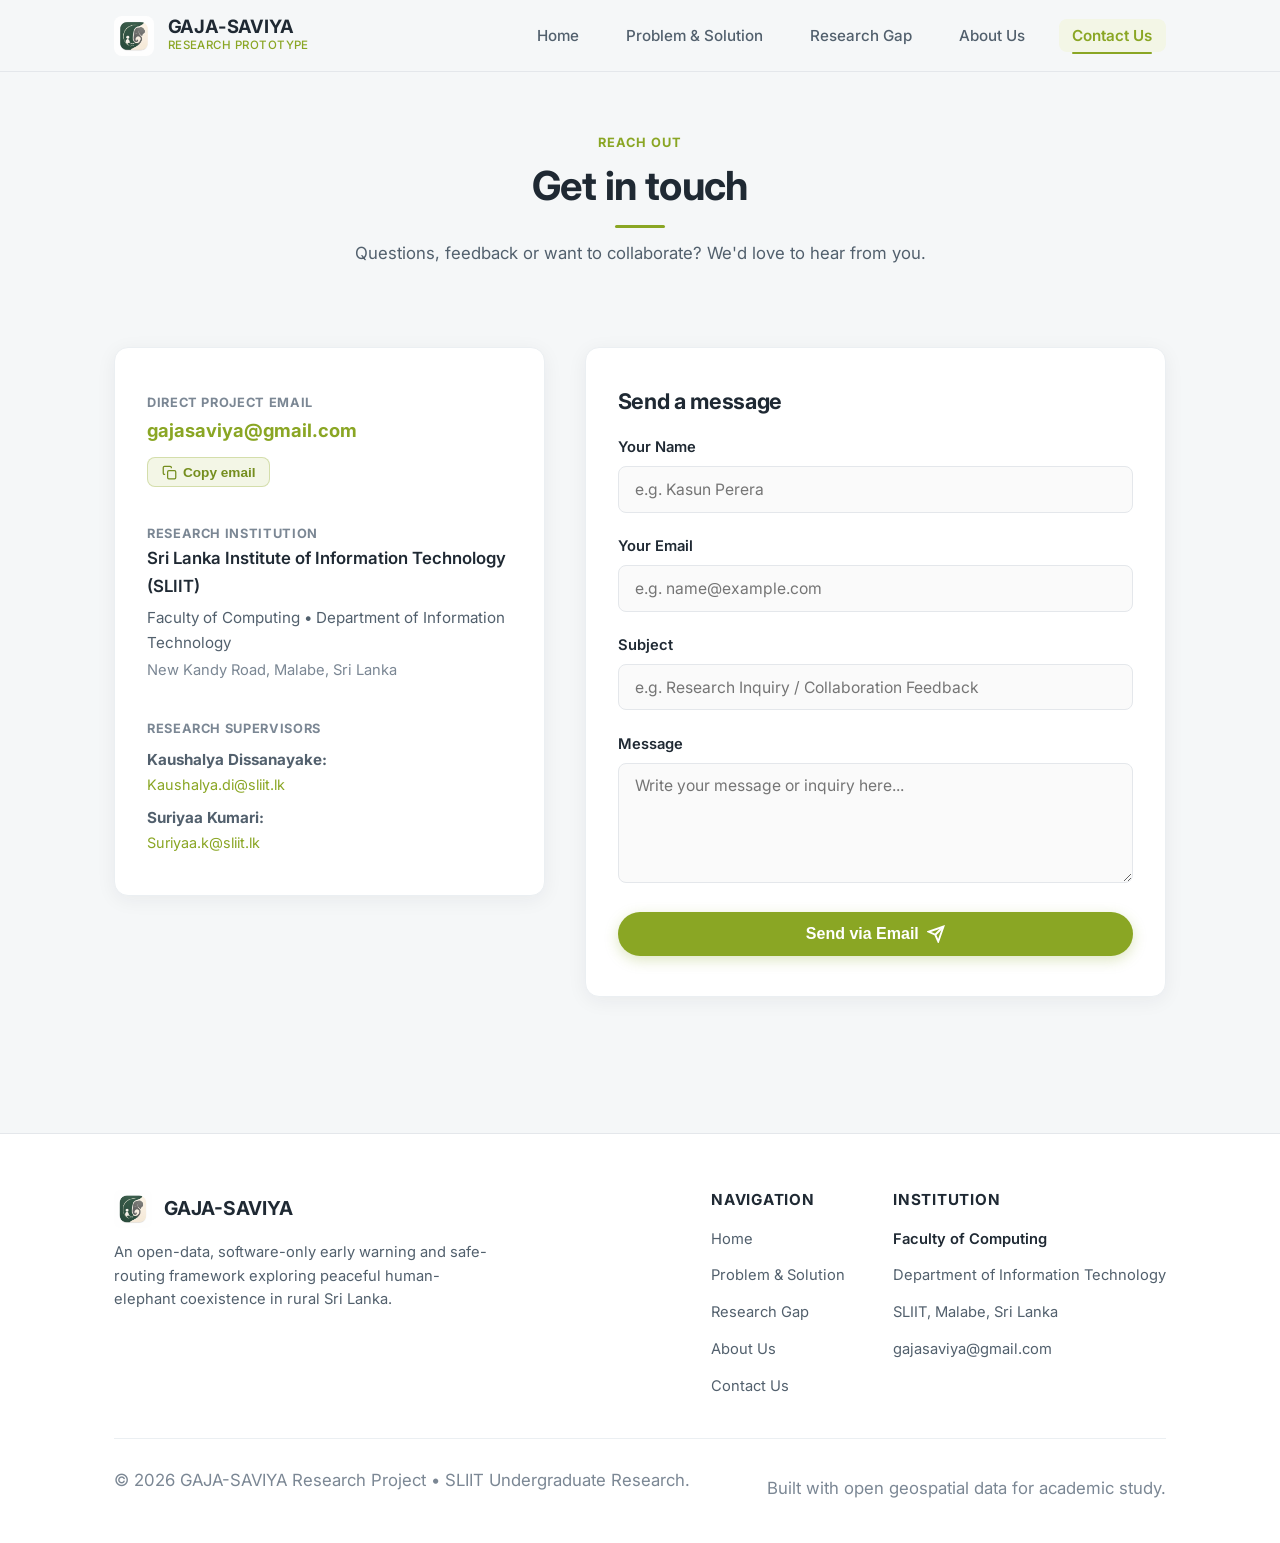
<file: R26-IT-136-Students/7. Website/R26-IT-136-GAJA-SAVIYA-Research-Website/contact.html>
<!DOCTYPE html>
<html lang="en">
<head>
  <meta charset="UTF-8">
  <meta name="viewport" content="width=device-width, initial-scale=1.0">
  <title>Contact Us | GAJA-SAVIYA Research Project</title>
  <meta name="description" content="Get in touch with the GAJA-SAVIYA research team for inquiries, academic feedback, or collaboration regarding human-elephant conflict safe-routing in Sri Lanka.">
  <link rel="icon" type="image/png" href="assets/favicon.png">
  <link rel="stylesheet" href="css/style.css">
</head>
<body>

  <!-- Shared Top Navigation Bar -->
  <header class="site-header" id="siteHeader">
    <div class="container nav-container">
      <a href="index.html" class="brand" aria-label="GAJA-SAVIYA Home">
        <img src="assets/logo.png" alt="GAJA-SAVIYA Logo" class="brand-logo">
        <div class="brand-text">
          <span class="brand-title">GAJA-SAVIYA</span>
          <span class="brand-tag">Research Prototype</span>
        </div>
      </a>

      <!-- Desktop Navigation Menu -->
      <nav aria-label="Main Navigation">
        <ul class="nav-menu">
          <li><a href="index.html" class="nav-link">Home</a></li>
          <li><a href="problem-solution.html" class="nav-link">Problem &amp; Solution</a></li>
          <li><a href="research-gap.html" class="nav-link">Research Gap</a></li>
          <li><a href="about.html" class="nav-link">About Us</a></li>
          <li><a href="contact.html" class="nav-link active">Contact Us</a></li>
        </ul>
      </nav>

      <!-- Mobile Hamburger Button -->
      <button class="menu-toggle" id="menuToggle" aria-label="Toggle Navigation Menu" aria-expanded="false" aria-controls="mobileNav">
        <svg viewBox="0 0 24 24" fill="none" stroke="currentColor">
          <line x1="3" y1="6" x2="21" y2="6"></line>
          <line x1="3" y1="12" x2="21" y2="12"></line>
          <line x1="3" y1="18" x2="21" y2="18"></line>
        </svg>
      </button>
    </div>

    <!-- Mobile Drawer Menu -->
    <div class="mobile-nav" id="mobileNav">
      <ul class="mobile-menu">
        <li><a href="index.html" class="mobile-link">Home</a></li>
        <li><a href="problem-solution.html" class="mobile-link">Problem &amp; Solution</a></li>
        <li><a href="research-gap.html" class="mobile-link">Research Gap</a></li>
        <li><a href="about.html" class="mobile-link">About Us</a></li>
        <li><a href="contact.html" class="mobile-link active">Contact Us</a></li>
      </ul>
    </div>
  </header>

  <main id="mainContent">

    <!-- Header Section -->
    <section class="page-section intro-section">
      <div class="container">
        <div class="section-header fade-in-on-scroll">
          <span class="section-tag">Reach Out</span>
          <h1 class="section-title">Get in touch</h1>
          <p class="section-subtitle">
            Questions, feedback or want to collaborate? We'd love to hear from you.
          </p>
        </div>
      </div>
    </section>

    <!-- Contact Grid -->
    <section class="page-section" style="padding-top: 0;">
      <div class="container">
        <div class="contact-grid">
          
          <!-- Left: Contact Details Card -->
          <div class="contact-info-card fade-in-on-scroll">
            <div class="info-item">
              <span class="info-label">Direct Project Email</span>
              <a href="mailto:gajasaviya@gmail.com" class="info-val-highlight" style="color: var(--accent);">gajasaviya@gmail.com</a>
              <button type="button" class="copy-btn" id="copyEmailBtn" aria-label="Copy email address">
                <svg width="15" height="15" viewBox="0 0 24 24" fill="none" stroke="currentColor" stroke-width="2"><rect x="9" y="9" width="13" height="13" rx="2" ry="2"></rect><path d="M5 15H4a2 2 0 0 1-2-2V4a2 2 0 0 1 2-2h9a2 2 0 0 1 2 2v1"></path></svg>
                <span>Copy email</span>
              </button>
            </div>

            <div class="info-item">
              <span class="info-label">Research Institution</span>
              <p style="font-size: 1.05rem; font-weight: 600; color: var(--text-heading); margin-bottom: 0.25rem;">
                Sri Lanka Institute of Information Technology (SLIIT)
              </p>
              <p style="font-size: 0.95rem; color: var(--text-body); margin-bottom: 0.2rem;">
                Faculty of Computing &bull; Department of Information Technology
              </p>
              <p style="font-size: 0.92rem; color: var(--text-muted);">
                New Kandy Road, Malabe, Sri Lanka
              </p>
            </div>

            <div class="info-item">
              <span class="info-label">Research Supervisors</span>
              <div style="margin-top: 0.4rem;">
                <p style="margin-bottom: 0.5rem; font-size: 0.95rem;">
                  <strong>Kaushalya Dissanayake:</strong><br>
                  <a href="mailto:Kaushalya.di@sliit.lk" style="font-size: 0.9rem;">Kaushalya.di@sliit.lk</a>
                </p>
                <p style="margin-bottom: 0; font-size: 0.95rem;">
                  <strong>Suriyaa Kumari:</strong><br>
                  <a href="mailto:Suriyaa.k@sliit.lk" style="font-size: 0.9rem;">Suriyaa.k@sliit.lk</a>
                </p>
              </div>
            </div>
          </div>

          <!-- Right: Interactive Contact Form -->
          <div class="contact-form-card fade-in-on-scroll">
            <h2 style="font-size: 1.35rem; margin-bottom: 1.25rem;">Send a message</h2>
            <form id="contactForm" novalidate>
              <div class="form-group">
                <label for="nameInput" class="form-label">Your Name</label>
                <input type="text" id="nameInput" class="form-control" placeholder="e.g. Kasun Perera" required>
              </div>

              <div class="form-group">
                <label for="emailInput" class="form-label">Your Email</label>
                <input type="email" id="emailInput" class="form-control" placeholder="e.g. name@example.com" required>
              </div>

              <div class="form-group">
                <label for="subjectInput" class="form-label">Subject</label>
                <input type="text" id="subjectInput" class="form-control" placeholder="e.g. Research Inquiry / Collaboration Feedback" required>
              </div>

              <div class="form-group">
                <label for="messageInput" class="form-label">Message</label>
                <textarea id="messageInput" class="form-control" placeholder="Write your message or inquiry here..." required></textarea>
              </div>

              <button type="submit" class="btn btn-primary" style="width: 100%;" id="submitFormBtn">
                <span>Send via Email</span>
                <svg width="18" height="18" viewBox="0 0 24 24" fill="none" stroke="currentColor" stroke-width="2.5"><line x1="22" y1="2" x2="11" y2="13"></line><polygon points="22 2 15 22 11 13 2 9 22 2"></polygon></svg>
              </button>

              <div id="formFeedback" class="form-feedback" role="alert" aria-live="polite"></div>
            </form>
          </div>

        </div>
      </div>
    </section>

  </main>

  <!-- Shared Footer -->
  <footer class="site-footer">
    <div class="container">
      <div class="footer-top">
        <div class="footer-brand">
          <a href="index.html" class="footer-logo-wrap">
            <img src="assets/logo.png" alt="GAJA-SAVIYA Logo" class="footer-logo-img">
            <span class="footer-logo-text">GAJA-SAVIYA</span>
          </a>
          <p class="footer-desc">
            An open-data, software-only early warning and safe-routing framework exploring peaceful human-elephant coexistence in rural Sri Lanka.
          </p>
        </div>

        <div class="footer-links-group">
          <div class="footer-links-col">
            <h4>Navigation</h4>
            <ul class="footer-links-list">
              <li><a href="index.html" class="footer-link">Home</a></li>
              <li><a href="problem-solution.html" class="footer-link">Problem &amp; Solution</a></li>
              <li><a href="research-gap.html" class="footer-link">Research Gap</a></li>
              <li><a href="about.html" class="footer-link">About Us</a></li>
              <li><a href="contact.html" class="footer-link">Contact Us</a></li>
            </ul>
          </div>

          <div class="footer-links-col">
            <h4>Institution</h4>
            <ul class="footer-links-list">
              <li><span class="footer-link" style="color: var(--text-heading); font-weight: 600;">Faculty of Computing</span></li>
              <li><span class="footer-link">Department of Information Technology</span></li>
              <li><span class="footer-link">SLIIT, Malabe, Sri Lanka</span></li>
              <li><a href="mailto:gajasaviya@gmail.com" class="footer-link">gajasaviya@gmail.com</a></li>
            </ul>
          </div>
        </div>
      </div>

      <div class="footer-bottom">
        <p>&copy; 2026 GAJA-SAVIYA Research Project &bull; SLIIT Undergraduate Research.</p>
        <p>Built with open geospatial data for academic study.</p>
      </div>
    </div>
  </footer>

  <script src="js/main.js"></script>
</body>
</html>
</file>
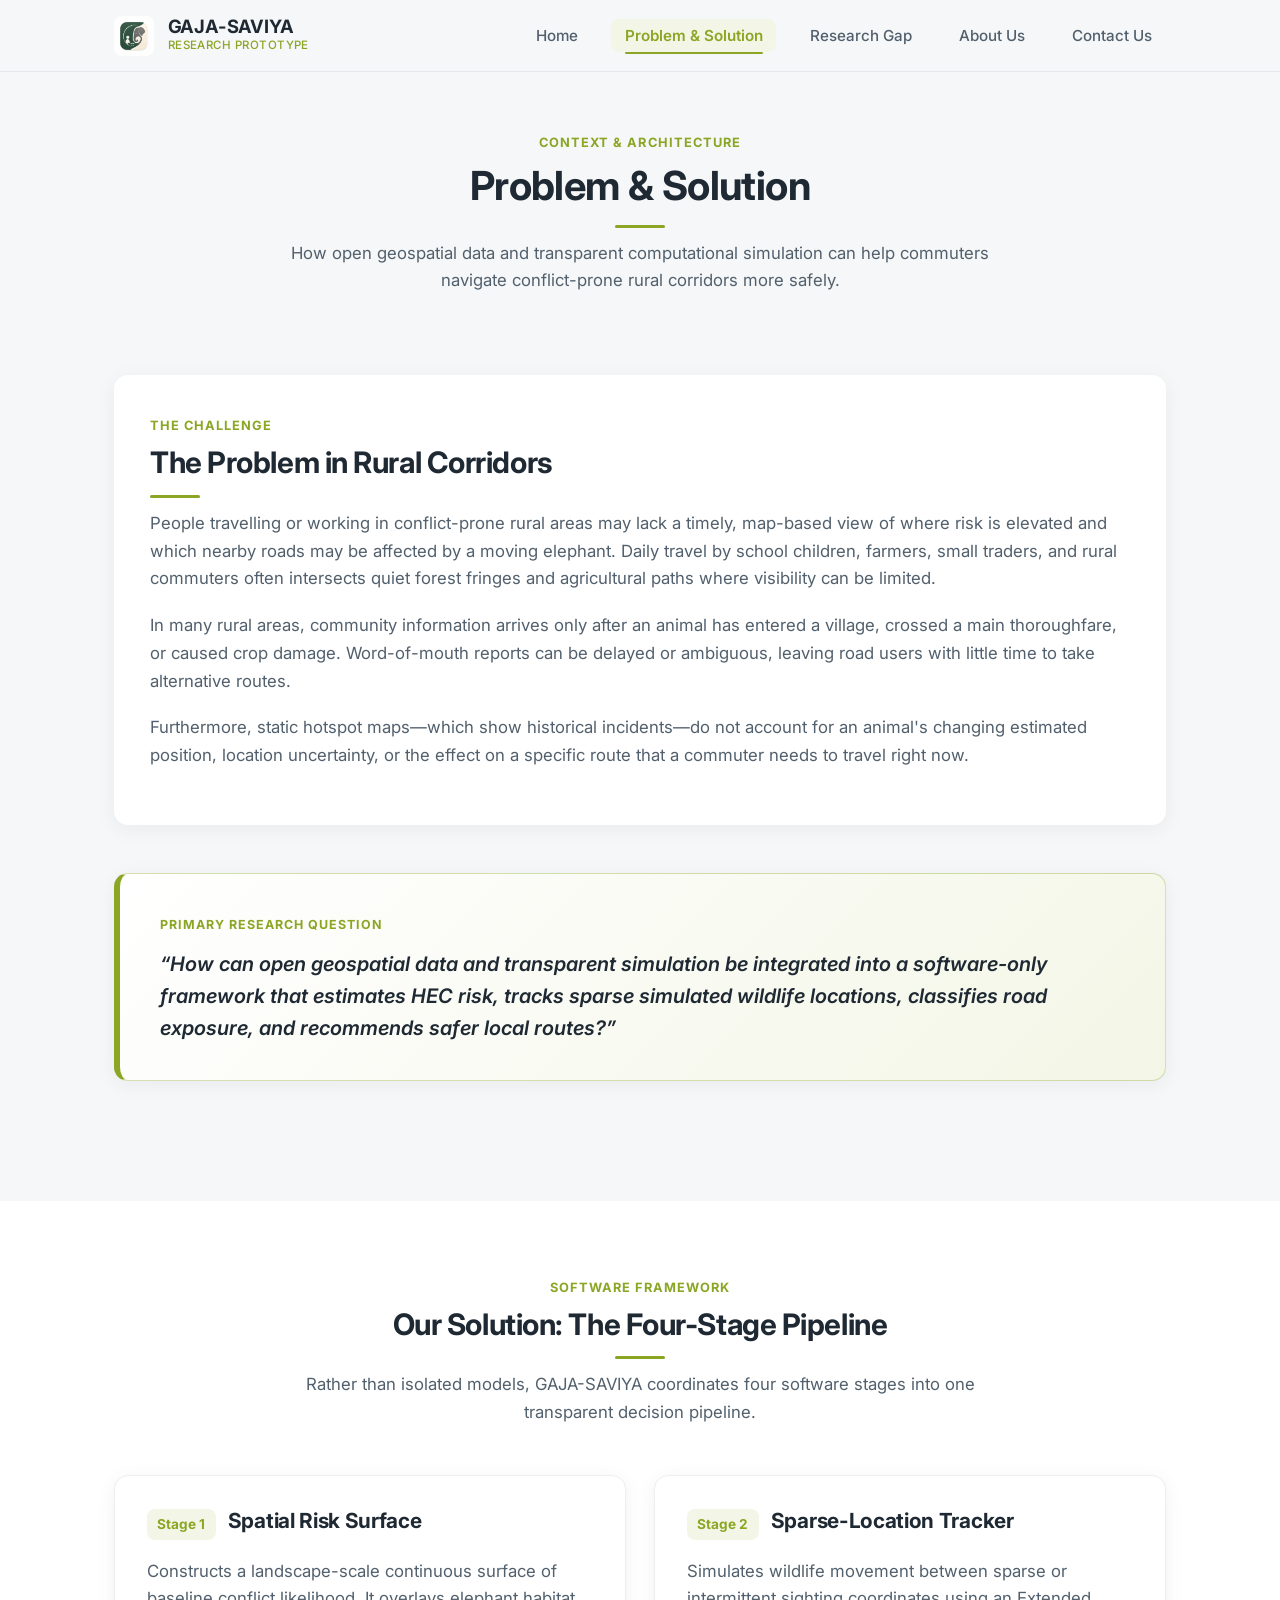
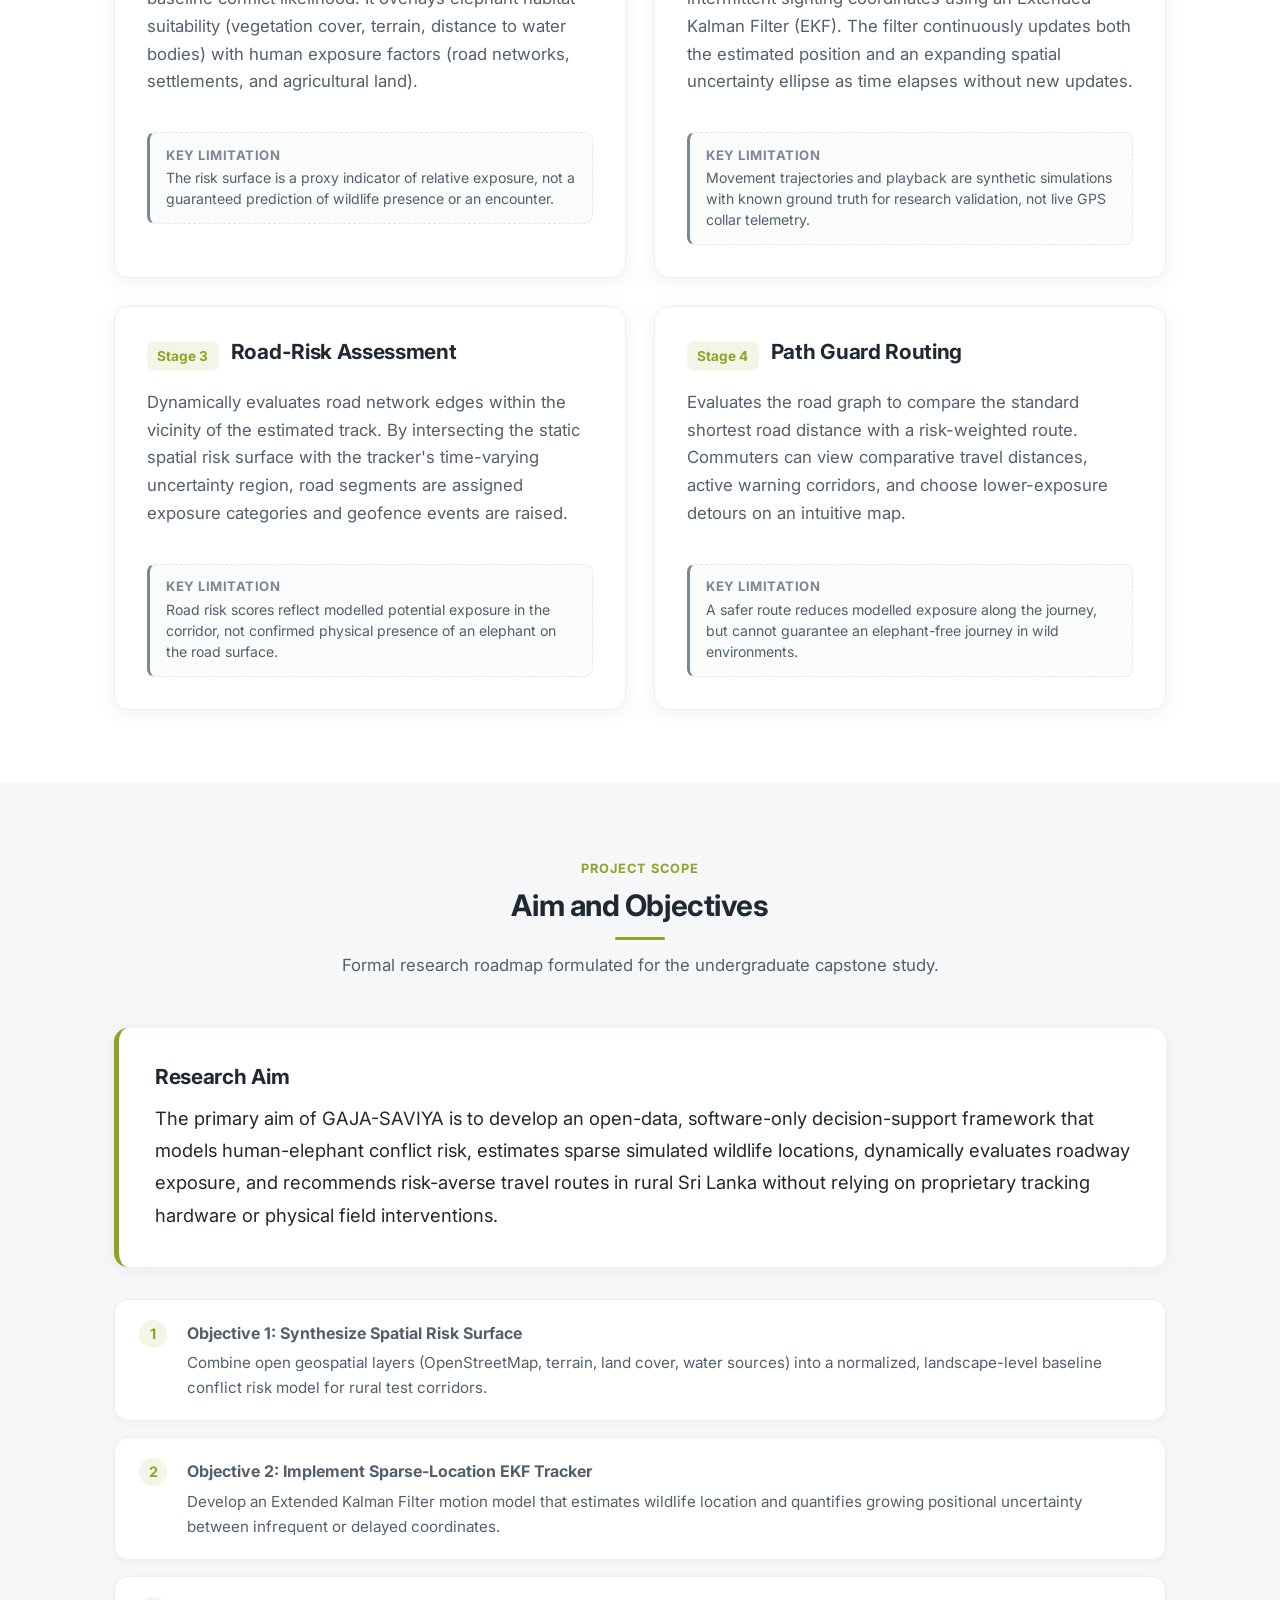
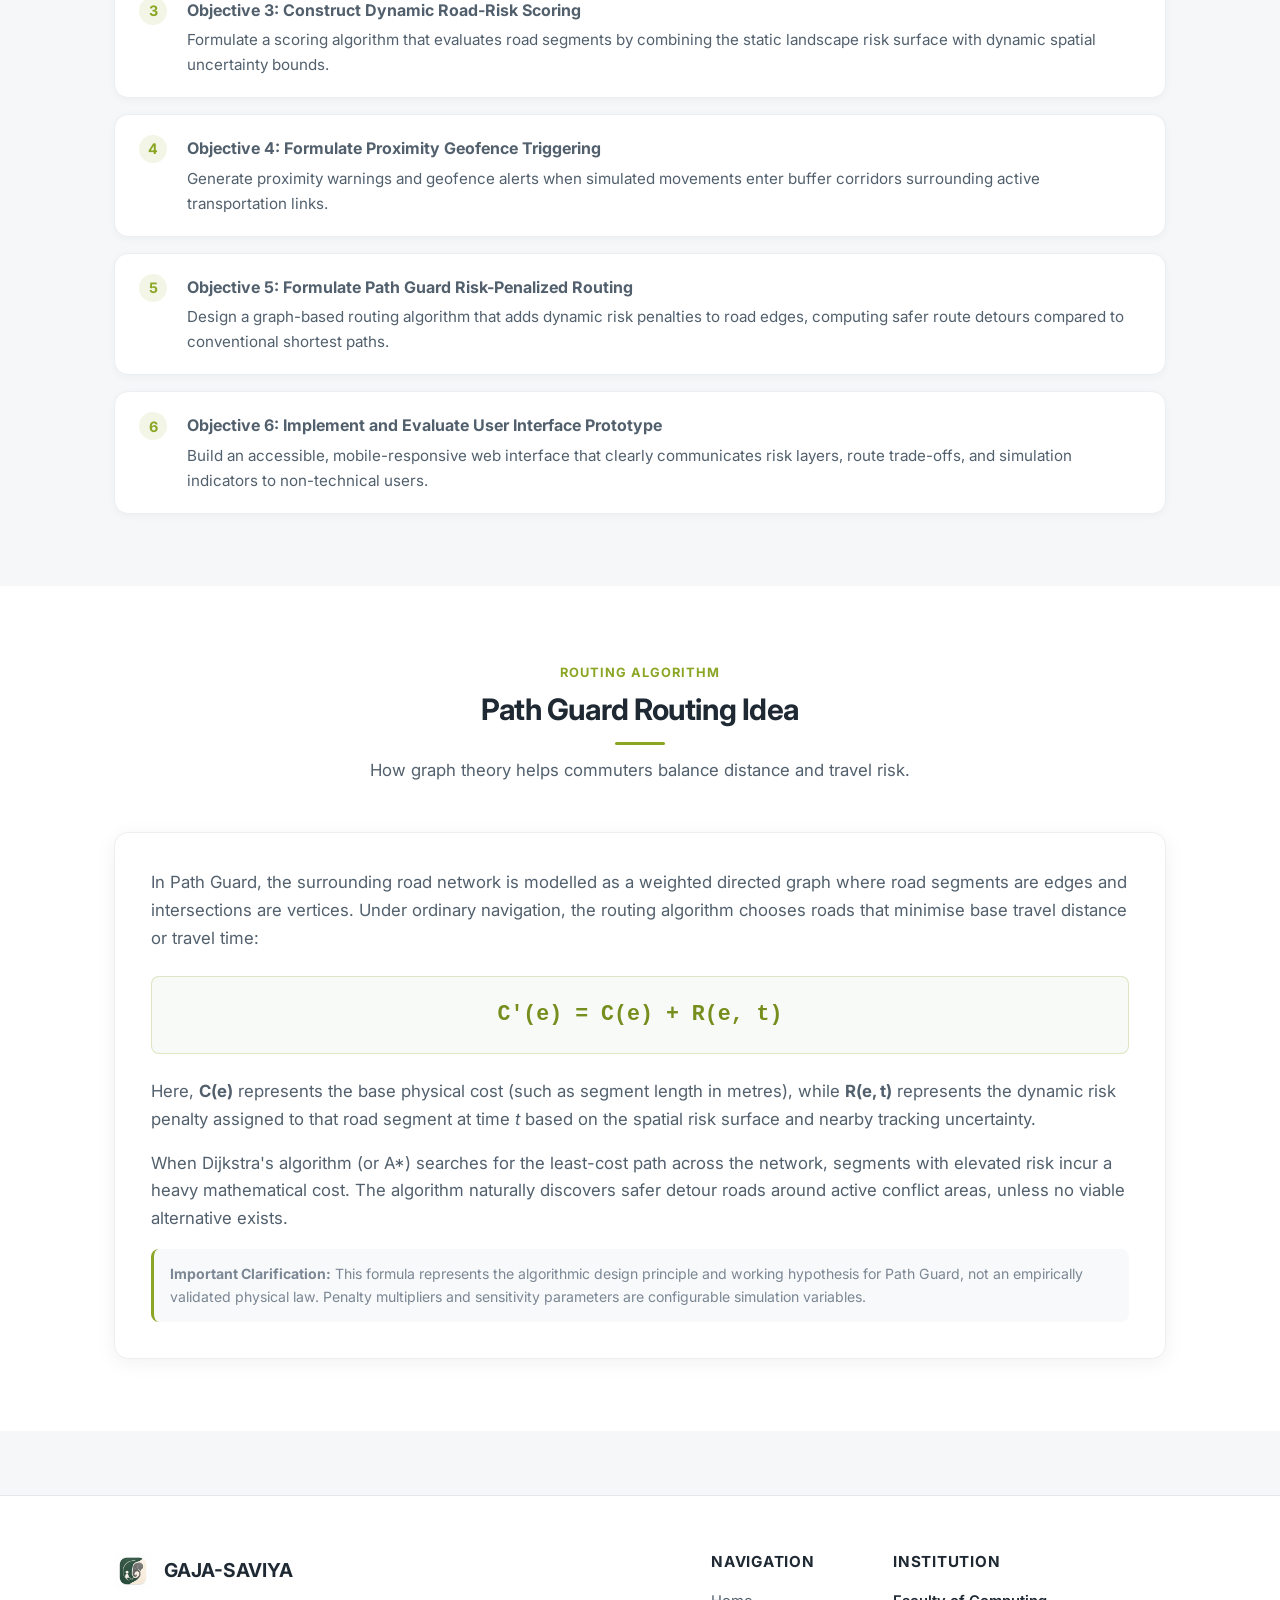
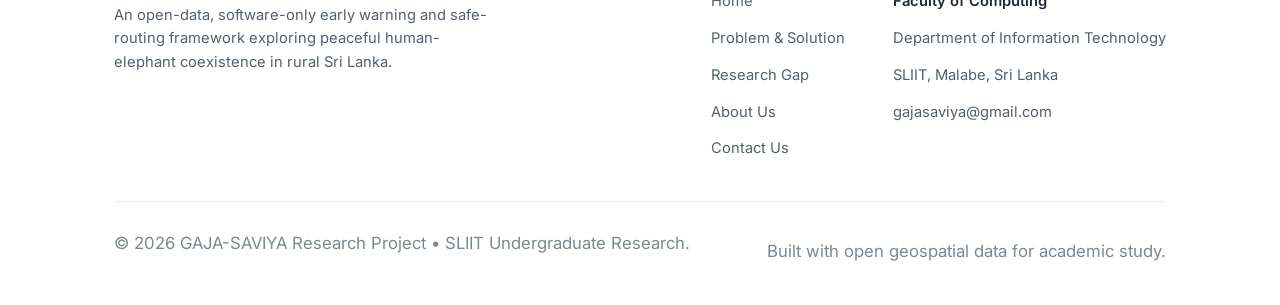
<file: R26-IT-136-Students/7. Website/R26-IT-136-GAJA-SAVIYA-Research-Website/problem-solution.html>
<!DOCTYPE html>
<html lang="en">
<head>
  <meta charset="UTF-8">
  <meta name="viewport" content="width=device-width, initial-scale=1.0">
  <title>Problem &amp; Solution | GAJA-SAVIYA</title>
  <meta name="description" content="Understanding the human-elephant conflict context in rural Sri Lanka and how GAJA-SAVIYA responds through an open-data software pipeline and safer routing.">
  <link rel="icon" type="image/png" href="assets/favicon.png">
  <link rel="stylesheet" href="css/style.css">
</head>
<body>

  <!-- Shared Top Navigation Bar -->
  <header class="site-header" id="siteHeader">
    <div class="container nav-container">
      <a href="index.html" class="brand" aria-label="GAJA-SAVIYA Home">
        <img src="assets/logo.png" alt="GAJA-SAVIYA Logo" class="brand-logo">
        <div class="brand-text">
          <span class="brand-title">GAJA-SAVIYA</span>
          <span class="brand-tag">Research Prototype</span>
        </div>
      </a>

      <!-- Desktop Navigation Menu -->
      <nav aria-label="Main Navigation">
        <ul class="nav-menu">
          <li><a href="index.html" class="nav-link">Home</a></li>
          <li><a href="problem-solution.html" class="nav-link active">Problem &amp; Solution</a></li>
          <li><a href="research-gap.html" class="nav-link">Research Gap</a></li>
          <li><a href="about.html" class="nav-link">About Us</a></li>
          <li><a href="contact.html" class="nav-link">Contact Us</a></li>
        </ul>
      </nav>

      <!-- Mobile Hamburger Button -->
      <button class="menu-toggle" id="menuToggle" aria-label="Toggle Navigation Menu" aria-expanded="false" aria-controls="mobileNav">
        <svg viewBox="0 0 24 24" fill="none" stroke="currentColor">
          <line x1="3" y1="6" x2="21" y2="6"></line>
          <line x1="3" y1="12" x2="21" y2="12"></line>
          <line x1="3" y1="18" x2="21" y2="18"></line>
        </svg>
      </button>
    </div>

    <!-- Mobile Drawer Menu -->
    <div class="mobile-nav" id="mobileNav">
      <ul class="mobile-menu">
        <li><a href="index.html" class="mobile-link">Home</a></li>
        <li><a href="problem-solution.html" class="mobile-link active">Problem &amp; Solution</a></li>
        <li><a href="research-gap.html" class="mobile-link">Research Gap</a></li>
        <li><a href="about.html" class="mobile-link">About Us</a></li>
        <li><a href="contact.html" class="mobile-link">Contact Us</a></li>
      </ul>
    </div>
  </header>

  <main id="mainContent">

    <!-- Header Section -->
    <section class="page-section intro-section">
      <div class="container">
        <div class="section-header fade-in-on-scroll">
          <span class="section-tag">Context &amp; Architecture</span>
          <h1 class="section-title">Problem &amp; Solution</h1>
          <p class="section-subtitle">
            How open geospatial data and transparent computational simulation can help commuters navigate conflict-prone rural corridors more safely.
          </p>
        </div>
      </div>
    </section>

    <!-- The Problem Section -->
    <section class="page-section" style="padding-top: 0;">
      <div class="container">
        <article class="problem-card fade-in-on-scroll">
          <span class="section-tag">The Challenge</span>
          <h2 class="section-title text-left">The Problem in Rural Corridors</h2>
          <p>
            People travelling or working in conflict-prone rural areas may lack a timely, map-based view of where risk is elevated and which nearby roads may be affected by a moving elephant. Daily travel by school children, farmers, small traders, and rural commuters often intersects quiet forest fringes and agricultural paths where visibility can be limited.
          </p>
          <p>
            In many rural areas, community information arrives only after an animal has entered a village, crossed a main thoroughfare, or caused crop damage. Word-of-mouth reports can be delayed or ambiguous, leaving road users with little time to take alternative routes.
          </p>
          <p>
            Furthermore, static hotspot maps—which show historical incidents—do not account for an animal's changing estimated position, location uncertainty, or the effect on a specific route that a commuter needs to travel right now.
          </p>
        </article>

        <!-- Research Question Card -->
        <aside class="research-quote-card fade-in-on-scroll" aria-label="Core Research Question">
          <span class="quote-label">Primary Research Question</span>
          <blockquote>
            &ldquo;How can open geospatial data and transparent simulation be integrated into a software-only framework that estimates HEC risk, tracks sparse simulated wildlife locations, classifies road exposure, and recommends safer local routes?&rdquo;
          </blockquote>
        </aside>
      </div>
    </section>

    <!-- Our Solution Section -->
    <section class="page-section" style="background-color: #FFFFFF;">
      <div class="container">
        <div class="section-header fade-in-on-scroll">
          <span class="section-tag">Software Framework</span>
          <h2 class="section-title">Our Solution: The Four-Stage Pipeline</h2>
          <p class="section-subtitle">
            Rather than isolated models, GAJA-SAVIYA coordinates four software stages into one transparent decision pipeline.
          </p>
        </div>

        <div class="grid grid-2">
          <!-- Stage 1 -->
          <div class="pipeline-card fade-in-on-scroll">
            <div class="pipeline-header">
              <span class="pipeline-number">Stage 1</span>
              <h3>Spatial Risk Surface</h3>
            </div>
            <p>
              Constructs a landscape-scale continuous surface of baseline conflict likelihood. It overlays elephant habitat suitability (vegetation cover, terrain, distance to water bodies) with human exposure factors (road networks, settlements, and agricultural land).
            </p>
            <div class="limitation-box">
              <h5>Key limitation</h5>
              <p>The risk surface is a proxy indicator of relative exposure, not a guaranteed prediction of wildlife presence or an encounter.</p>
            </div>
          </div>

          <!-- Stage 2 -->
          <div class="pipeline-card fade-in-on-scroll">
            <div class="pipeline-header">
              <span class="pipeline-number">Stage 2</span>
              <h3>Sparse-Location Tracker</h3>
            </div>
            <p>
              Simulates wildlife movement between sparse or intermittent sighting coordinates using an Extended Kalman Filter (EKF). The filter continuously updates both the estimated position and an expanding spatial uncertainty ellipse as time elapses without new updates.
            </p>
            <div class="limitation-box">
              <h5>Key limitation</h5>
              <p>Movement trajectories and playback are synthetic simulations with known ground truth for research validation, not live GPS collar telemetry.</p>
            </div>
          </div>

          <!-- Stage 3 -->
          <div class="pipeline-card fade-in-on-scroll">
            <div class="pipeline-header">
              <span class="pipeline-number">Stage 3</span>
              <h3>Road-Risk Assessment</h3>
            </div>
            <p>
              Dynamically evaluates road network edges within the vicinity of the estimated track. By intersecting the static spatial risk surface with the tracker's time-varying uncertainty region, road segments are assigned exposure categories and geofence events are raised.
            </p>
            <div class="limitation-box">
              <h5>Key limitation</h5>
              <p>Road risk scores reflect modelled potential exposure in the corridor, not confirmed physical presence of an elephant on the road surface.</p>
            </div>
          </div>

          <!-- Stage 4 -->
          <div class="pipeline-card fade-in-on-scroll">
            <div class="pipeline-header">
              <span class="pipeline-number">Stage 4</span>
              <h3>Path Guard Routing</h3>
            </div>
            <p>
              Evaluates the road graph to compare the standard shortest road distance with a risk-weighted route. Commuters can view comparative travel distances, active warning corridors, and choose lower-exposure detours on an intuitive map.
            </p>
            <div class="limitation-box">
              <h5>Key limitation</h5>
              <p>A safer route reduces modelled exposure along the journey, but cannot guarantee an elephant-free journey in wild environments.</p>
            </div>
          </div>
        </div>
      </div>
    </section>

    <!-- Aim and Objectives Section -->
    <section class="page-section">
      <div class="container">
        <div class="section-header fade-in-on-scroll">
          <span class="section-tag">Project Scope</span>
          <h2 class="section-title">Aim and Objectives</h2>
          <p class="section-subtitle">
            Formal research roadmap formulated for the undergraduate capstone study.
          </p>
        </div>

        <div class="summary-card fade-in-on-scroll" style="margin-bottom: 2rem;">
          <h3 style="margin-bottom: 0.75rem;">Research Aim</h3>
          <p>
            The primary aim of GAJA-SAVIYA is to develop an open-data, software-only decision-support framework that models human-elephant conflict risk, estimates sparse simulated wildlife locations, dynamically evaluates roadway exposure, and recommends risk-averse travel routes in rural Sri Lanka without relying on proprietary tracking hardware or physical field interventions.
          </p>
        </div>

        <ol class="objectives-list fade-in-on-scroll">
          <li>
            <div>
              <strong>Objective 1: Synthesize Spatial Risk Surface</strong>
              <p style="margin-top: 0.25rem; font-size: 0.95rem;">Combine open geospatial layers (OpenStreetMap, terrain, land cover, water sources) into a normalized, landscape-level baseline conflict risk model for rural test corridors.</p>
            </div>
          </li>
          <li>
            <div>
              <strong>Objective 2: Implement Sparse-Location EKF Tracker</strong>
              <p style="margin-top: 0.25rem; font-size: 0.95rem;">Develop an Extended Kalman Filter motion model that estimates wildlife location and quantifies growing positional uncertainty between infrequent or delayed coordinates.</p>
            </div>
          </li>
          <li>
            <div>
              <strong>Objective 3: Construct Dynamic Road-Risk Scoring</strong>
              <p style="margin-top: 0.25rem; font-size: 0.95rem;">Formulate a scoring algorithm that evaluates road segments by combining the static landscape risk surface with dynamic spatial uncertainty bounds.</p>
            </div>
          </li>
          <li>
            <div>
              <strong>Objective 4: Formulate Proximity Geofence Triggering</strong>
              <p style="margin-top: 0.25rem; font-size: 0.95rem;">Generate proximity warnings and geofence alerts when simulated movements enter buffer corridors surrounding active transportation links.</p>
            </div>
          </li>
          <li>
            <div>
              <strong>Objective 5: Formulate Path Guard Risk-Penalized Routing</strong>
              <p style="margin-top: 0.25rem; font-size: 0.95rem;">Design a graph-based routing algorithm that adds dynamic risk penalties to road edges, computing safer route detours compared to conventional shortest paths.</p>
            </div>
          </li>
          <li>
            <div>
              <strong>Objective 6: Implement and Evaluate User Interface Prototype</strong>
              <p style="margin-top: 0.25rem; font-size: 0.95rem;">Build an accessible, mobile-responsive web interface that clearly communicates risk layers, route trade-offs, and simulation indicators to non-technical users.</p>
            </div>
          </li>
        </ol>
      </div>
    </section>

    <!-- Path Guard Routing Principle -->
    <section class="page-section" style="background-color: #FFFFFF;">
      <div class="container">
        <div class="section-header fade-in-on-scroll">
          <span class="section-tag">Routing Algorithm</span>
          <h2 class="section-title">Path Guard Routing Idea</h2>
          <p class="section-subtitle">
            How graph theory helps commuters balance distance and travel risk.
          </p>
        </div>

        <div class="formula-box fade-in-on-scroll">
          <p>
            In Path Guard, the surrounding road network is modelled as a weighted directed graph where road segments are edges and intersections are vertices. Under ordinary navigation, the routing algorithm chooses roads that minimise base travel distance or travel time:
          </p>
          <div class="math-display">
            C'(e) = C(e) + R(e, t)
          </div>
          <p>
            Here, <strong>C(e)</strong> represents the base physical cost (such as segment length in metres), while <strong>R(e, t)</strong> represents the dynamic risk penalty assigned to that road segment at time <em>t</em> based on the spatial risk surface and nearby tracking uncertainty. 
          </p>
          <p>
            When Dijkstra's algorithm (or A*) searches for the least-cost path across the network, segments with elevated risk incur a heavy mathematical cost. The algorithm naturally discovers safer detour roads around active conflict areas, unless no viable alternative exists.
          </p>
          <div class="formula-disclaimer">
            <strong>Important Clarification:</strong> This formula represents the algorithmic design principle and working hypothesis for Path Guard, not an empirically validated physical law. Penalty multipliers and sensitivity parameters are configurable simulation variables.
          </div>
        </div>
      </div>
    </section>

  </main>

  <!-- Shared Footer -->
  <footer class="site-footer">
    <div class="container">
      <div class="footer-top">
        <div class="footer-brand">
          <a href="index.html" class="footer-logo-wrap">
            <img src="assets/logo.png" alt="GAJA-SAVIYA Logo" class="footer-logo-img">
            <span class="footer-logo-text">GAJA-SAVIYA</span>
          </a>
          <p class="footer-desc">
            An open-data, software-only early warning and safe-routing framework exploring peaceful human-elephant coexistence in rural Sri Lanka.
          </p>
        </div>

        <div class="footer-links-group">
          <div class="footer-links-col">
            <h4>Navigation</h4>
            <ul class="footer-links-list">
              <li><a href="index.html" class="footer-link">Home</a></li>
              <li><a href="problem-solution.html" class="footer-link">Problem &amp; Solution</a></li>
              <li><a href="research-gap.html" class="footer-link">Research Gap</a></li>
              <li><a href="about.html" class="footer-link">About Us</a></li>
              <li><a href="contact.html" class="footer-link">Contact Us</a></li>
            </ul>
          </div>

          <div class="footer-links-col">
            <h4>Institution</h4>
            <ul class="footer-links-list">
              <li><span class="footer-link" style="color: var(--text-heading); font-weight: 600;">Faculty of Computing</span></li>
              <li><span class="footer-link">Department of Information Technology</span></li>
              <li><span class="footer-link">SLIIT, Malabe, Sri Lanka</span></li>
              <li><a href="mailto:gajasaviya@gmail.com" class="footer-link">gajasaviya@gmail.com</a></li>
            </ul>
          </div>
        </div>
      </div>

      <div class="footer-bottom">
        <p>&copy; 2026 GAJA-SAVIYA Research Project &bull; SLIIT Undergraduate Research.</p>
        <p>Built with open geospatial data for academic study.</p>
      </div>
    </div>
  </footer>

  <script src="js/main.js"></script>
</body>
</html>
</file>
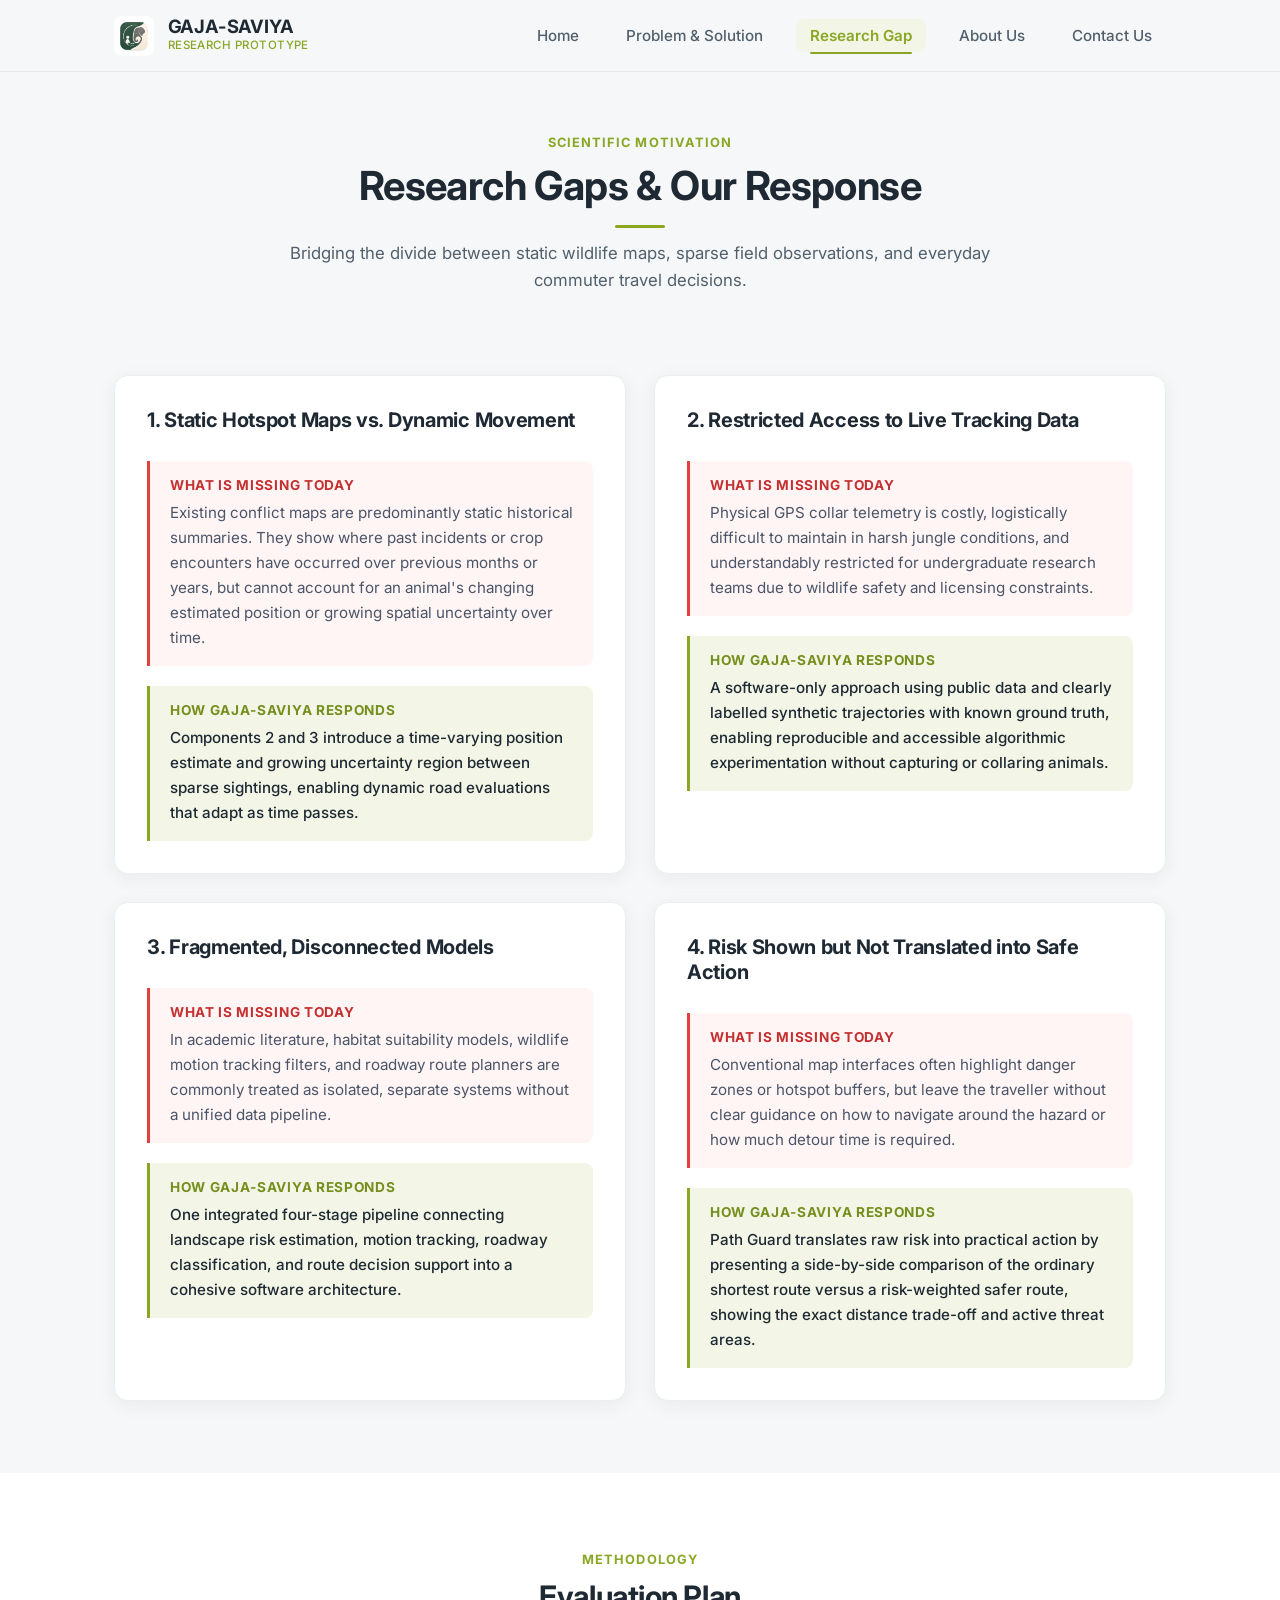
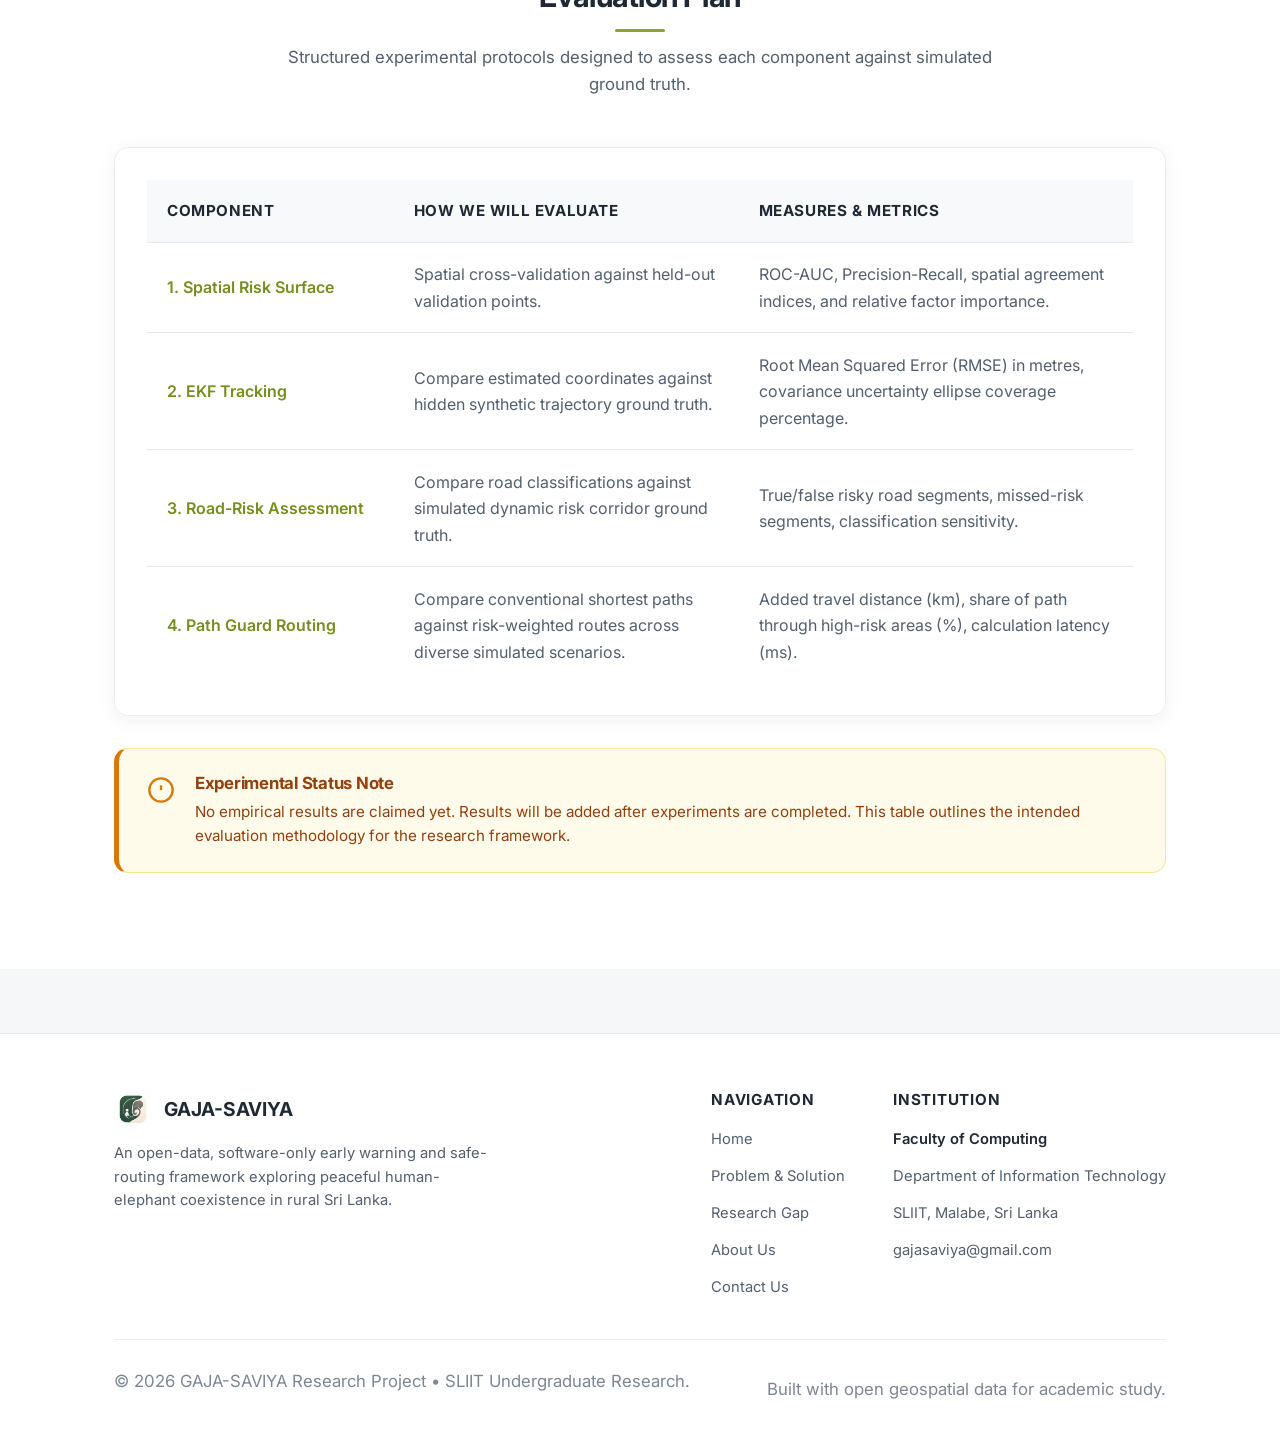
<file: R26-IT-136-Students/7. Website/R26-IT-136-GAJA-SAVIYA-Research-Website/research-gap.html>
<!DOCTYPE html>
<html lang="en">
<head>
  <meta charset="UTF-8">
  <meta name="viewport" content="width=device-width, initial-scale=1.0">
  <title>Research Gap | GAJA-SAVIYA</title>
  <meta name="description" content="Discover the key research gaps in current human-elephant conflict solutions and how GAJA-SAVIYA addresses them through an open-data software approach.">
  <link rel="icon" type="image/png" href="assets/favicon.png">
  <link rel="stylesheet" href="css/style.css">
</head>
<body>

  <!-- Shared Top Navigation Bar -->
  <header class="site-header" id="siteHeader">
    <div class="container nav-container">
      <a href="index.html" class="brand" aria-label="GAJA-SAVIYA Home">
        <img src="assets/logo.png" alt="GAJA-SAVIYA Logo" class="brand-logo">
        <div class="brand-text">
          <span class="brand-title">GAJA-SAVIYA</span>
          <span class="brand-tag">Research Prototype</span>
        </div>
      </a>

      <!-- Desktop Navigation Menu -->
      <nav aria-label="Main Navigation">
        <ul class="nav-menu">
          <li><a href="index.html" class="nav-link">Home</a></li>
          <li><a href="problem-solution.html" class="nav-link">Problem &amp; Solution</a></li>
          <li><a href="research-gap.html" class="nav-link active">Research Gap</a></li>
          <li><a href="about.html" class="nav-link">About Us</a></li>
          <li><a href="contact.html" class="nav-link">Contact Us</a></li>
        </ul>
      </nav>

      <!-- Mobile Hamburger Button -->
      <button class="menu-toggle" id="menuToggle" aria-label="Toggle Navigation Menu" aria-expanded="false" aria-controls="mobileNav">
        <svg viewBox="0 0 24 24" fill="none" stroke="currentColor">
          <line x1="3" y1="6" x2="21" y2="6"></line>
          <line x1="3" y1="12" x2="21" y2="12"></line>
          <line x1="3" y1="18" x2="21" y2="18"></line>
        </svg>
      </button>
    </div>

    <!-- Mobile Drawer Menu -->
    <div class="mobile-nav" id="mobileNav">
      <ul class="mobile-menu">
        <li><a href="index.html" class="mobile-link">Home</a></li>
        <li><a href="problem-solution.html" class="mobile-link">Problem &amp; Solution</a></li>
        <li><a href="research-gap.html" class="mobile-link active">Research Gap</a></li>
        <li><a href="about.html" class="mobile-link">About Us</a></li>
        <li><a href="contact.html" class="mobile-link">Contact Us</a></li>
      </ul>
    </div>
  </header>

  <main id="mainContent">

    <!-- Header Section -->
    <section class="page-section intro-section">
      <div class="container">
        <div class="section-header fade-in-on-scroll">
          <span class="section-tag">Scientific Motivation</span>
          <h1 class="section-title">Research Gaps &amp; Our Response</h1>
          <p class="section-subtitle">
            Bridging the divide between static wildlife maps, sparse field observations, and everyday commuter travel decisions.
          </p>
        </div>
      </div>
    </section>

    <!-- Four Research Gap Cards -->
    <section class="page-section" style="padding-top: 0;">
      <div class="container">
        <div class="grid grid-2">
          
          <!-- Gap Card 1 -->
          <article class="gap-card fade-in-on-scroll">
            <h3 style="color: var(--text-heading); font-size: 1.25rem;">1. Static Hotspot Maps vs. Dynamic Movement</h3>
            
            <div class="gap-missing">
              <h4>What is missing today</h4>
              <p>
                Existing conflict maps are predominantly static historical summaries. They show where past incidents or crop encounters have occurred over previous months or years, but cannot account for an animal's changing estimated position or growing spatial uncertainty over time.
              </p>
            </div>

            <div class="gap-response">
              <h4>How GAJA-SAVIYA responds</h4>
              <p>
                Components 2 and 3 introduce a time-varying position estimate and growing uncertainty region between sparse sightings, enabling dynamic road evaluations that adapt as time passes.
              </p>
            </div>
          </article>

          <!-- Gap Card 2 -->
          <article class="gap-card fade-in-on-scroll">
            <div class="gap-missing" style="display:none;"></div> <!-- semantic balance -->
            <h3 style="color: var(--text-heading); font-size: 1.25rem;">2. Restricted Access to Live Tracking Data</h3>
            
            <div class="gap-missing">
              <h4>What is missing today</h4>
              <p>
                Physical GPS collar telemetry is costly, logistically difficult to maintain in harsh jungle conditions, and understandably restricted for undergraduate research teams due to wildlife safety and licensing constraints.
              </p>
            </div>

            <div class="gap-response">
              <h4>How GAJA-SAVIYA responds</h4>
              <p>
                A software-only approach using public data and clearly labelled synthetic trajectories with known ground truth, enabling reproducible and accessible algorithmic experimentation without capturing or collaring animals.
              </p>
            </div>
          </article>

          <!-- Gap Card 3 -->
          <article class="gap-card fade-in-on-scroll">
            <h3 style="color: var(--text-heading); font-size: 1.25rem;">3. Fragmented, Disconnected Models</h3>
            
            <div class="gap-missing">
              <h4>What is missing today</h4>
              <p>
                In academic literature, habitat suitability models, wildlife motion tracking filters, and roadway route planners are commonly treated as isolated, separate systems without a unified data pipeline.
              </p>
            </div>

            <div class="gap-response">
              <h4>How GAJA-SAVIYA responds</h4>
              <p>
                One integrated four-stage pipeline connecting landscape risk estimation, motion tracking, roadway classification, and route decision support into a cohesive software architecture.
              </p>
            </div>
          </article>

          <!-- Gap Card 4 -->
          <article class="gap-card fade-in-on-scroll">
            <h3 style="color: var(--text-heading); font-size: 1.25rem;">4. Risk Shown but Not Translated into Safe Action</h3>
            
            <div class="gap-missing">
              <h4>What is missing today</h4>
              <p>
                Conventional map interfaces often highlight danger zones or hotspot buffers, but leave the traveller without clear guidance on how to navigate around the hazard or how much detour time is required.
              </p>
            </div>

            <div class="gap-response">
              <h4>How GAJA-SAVIYA responds</h4>
              <p>
                Path Guard translates raw risk into practical action by presenting a side-by-side comparison of the ordinary shortest route versus a risk-weighted safer route, showing the exact distance trade-off and active threat areas.
              </p>
            </div>
          </article>

        </div>
      </div>
    </section>

    <!-- Formal Evaluation Plan Table -->
    <section class="page-section" style="background-color: #FFFFFF;">
      <div class="container">
        <div class="section-header fade-in-on-scroll">
          <span class="section-tag">Methodology</span>
          <h2 class="section-title">Evaluation Plan</h2>
          <p class="section-subtitle">
            Structured experimental protocols designed to assess each component against simulated ground truth.
          </p>
        </div>

        <div class="table-card fade-in-on-scroll">
          <table class="custom-table">
            <thead>
              <tr>
                <th scope="col" style="width: 25%;">Component</th>
                <th scope="col" style="width: 35%;">How we will evaluate</th>
                <th scope="col" style="width: 40%;">Measures &amp; Metrics</th>
              </tr>
            </thead>
            <tbody>
              <tr>
                <td>
                  <span class="table-tag">1. Spatial Risk Surface</span>
                </td>
                <td>Spatial cross-validation against held-out validation points.</td>
                <td>ROC-AUC, Precision-Recall, spatial agreement indices, and relative factor importance.</td>
              </tr>
              <tr>
                <td>
                  <span class="table-tag">2. EKF Tracking</span>
                </td>
                <td>Compare estimated coordinates against hidden synthetic trajectory ground truth.</td>
                <td>Root Mean Squared Error (RMSE) in metres, covariance uncertainty ellipse coverage percentage.</td>
              </tr>
              <tr>
                <td>
                  <span class="table-tag">3. Road-Risk Assessment</span>
                </td>
                <td>Compare road classifications against simulated dynamic risk corridor ground truth.</td>
                <td>True/false risky road segments, missed-risk segments, classification sensitivity.</td>
              </tr>
              <tr>
                <td>
                  <span class="table-tag">4. Path Guard Routing</span>
                </td>
                <td>Compare conventional shortest paths against risk-weighted routes across diverse simulated scenarios.</td>
                <td>Added travel distance (km), share of path through high-risk areas (%), calculation latency (ms).</td>
              </tr>
            </tbody>
          </table>
        </div>

        <!-- Academic Disclaimer -->
        <aside class="disclaimer-banner fade-in-on-scroll" style="margin-top: 2rem;">
          <svg class="disclaimer-icon" viewBox="0 0 24 24" fill="none" stroke="currentColor" stroke-width="2">
            <circle cx="12" cy="12" r="10"></circle>
            <line x1="12" y1="8" x2="12" y2="12"></line>
            <line x1="12" y1="16" x2="12.01" y2="16"></line>
          </svg>
          <div class="disclaimer-content">
            <h4>Experimental Status Note</h4>
            <p>
              No empirical results are claimed yet. Results will be added after experiments are completed. This table outlines the intended evaluation methodology for the research framework.
            </p>
          </div>
        </aside>

      </div>
    </section>

  </main>

  <!-- Shared Footer -->
  <footer class="site-footer">
    <div class="container">
      <div class="footer-top">
        <div class="footer-brand">
          <a href="index.html" class="footer-logo-wrap">
            <img src="assets/logo.png" alt="GAJA-SAVIYA Logo" class="footer-logo-img">
            <span class="footer-logo-text">GAJA-SAVIYA</span>
          </a>
          <p class="footer-desc">
            An open-data, software-only early warning and safe-routing framework exploring peaceful human-elephant coexistence in rural Sri Lanka.
          </p>
        </div>

        <div class="footer-links-group">
          <div class="footer-links-col">
            <h4>Navigation</h4>
            <ul class="footer-links-list">
              <li><a href="index.html" class="footer-link">Home</a></li>
              <li><a href="problem-solution.html" class="footer-link">Problem &amp; Solution</a></li>
              <li><a href="research-gap.html" class="footer-link">Research Gap</a></li>
              <li><a href="about.html" class="footer-link">About Us</a></li>
              <li><a href="contact.html" class="footer-link">Contact Us</a></li>
            </ul>
          </div>

          <div class="footer-links-col">
            <h4>Institution</h4>
            <ul class="footer-links-list">
              <li><span class="footer-link" style="color: var(--text-heading); font-weight: 600;">Faculty of Computing</span></li>
              <li><span class="footer-link">Department of Information Technology</span></li>
              <li><span class="footer-link">SLIIT, Malabe, Sri Lanka</span></li>
              <li><a href="mailto:gajasaviya@gmail.com" class="footer-link">gajasaviya@gmail.com</a></li>
            </ul>
          </div>
        </div>
      </div>

      <div class="footer-bottom">
        <p>&copy; 2026 GAJA-SAVIYA Research Project &bull; SLIIT Undergraduate Research.</p>
        <p>Built with open geospatial data for academic study.</p>
      </div>
    </div>
  </footer>

  <script src="js/main.js"></script>
</body>
</html>
</file>
<file: css/style.css>
/* ==========================================================================
   GAJA-SAVIYA Research Project - Design System & Stylesheet
   Color Palette:
     --accent: #8AA624 (Warm Olive Green)
     --bg: #F5F7F8 (Calm Natural Grey-White)
     --card-bg: #FFFFFF (Clean Pure White)
     --text-heading: #1F2933 (Deep Charcoal)
     --text-body: #52606D (Soft Slate Grey)
   ========================================================================== */

@import url('https://fonts.googleapis.com/css2?family=Inter:wght@400;500;600;700&display=swap');

:root {
  --accent: #8AA624;
  --accent-hover: #758E1E;
  --accent-light: #F3F6E6;
  --accent-tint: rgba(138, 166, 36, 0.12);
  --bg: #F5F7F8;
  --card-bg: #FFFFFF;
  --text-heading: #1F2933;
  --text-body: #52606D;
  --text-muted: #7B8794;
  --border-light: #E4E7EB;
  --border-subtle: #EBEFF2;
  --warning-bg: #FFFBEB;
  --warning-border: #FDE68A;
  --warning-text: #92400E;
  --shadow-sm: 0 2px 8px rgba(31, 41, 51, 0.04);
  --shadow-md: 0 4px 20px rgba(31, 41, 51, 0.06);
  --shadow-lg: 0 10px 30px rgba(31, 41, 51, 0.09);
  --radius-sm: 8px;
  --radius-md: 14px;
  --radius-lg: 20px;
  --radius-full: 9999px;
  --container-max: 1100px;
  --transition: all 0.25s ease-in-out;
  --font-main: 'Inter', -apple-system, BlinkMacSystemFont, "Segoe UI", Roboto, Helvetica, Arial, sans-serif;
}

/* Base & Reset */
*, *::before, *::after {
  box-sizing: border-box;
  margin: 0;
  padding: 0;
}

html {
  scroll-behavior: smooth;
  font-size: 16px;
}

body {
  font-family: var(--font-main);
  background-color: var(--bg);
  color: var(--text-body);
  line-height: 1.65;
  -webkit-font-smoothing: antialiased;
  -moz-osx-font-smoothing: grayscale;
  min-height: 100vh;
  display: flex;
  flex-direction: column;
}

/* Typography */
h1, h2, h3, h4, h5, h6 {
  color: var(--text-heading);
  font-weight: 700;
  line-height: 1.25;
  letter-spacing: -0.015em;
}

h1 {
  font-size: 2.5rem;
  margin-bottom: 1rem;
}

h2 {
  font-size: 1.85rem;
  margin-bottom: 0.85rem;
  position: relative;
}

h3 {
  font-size: 1.3rem;
  margin-bottom: 0.5rem;
}

p {
  margin-bottom: 1rem;
  font-size: 1.05rem;
}

p:last-child {
  margin-bottom: 0;
}

a {
  color: var(--accent);
  text-decoration: none;
  transition: var(--transition);
}

a:hover {
  color: var(--accent-hover);
}

/* Focus styles for accessibility */
a:focus-visible, button:focus-visible, input:focus-visible, textarea:focus-visible {
  outline: 2px solid var(--accent);
  outline-offset: 3px;
}

/* Layout Container */
.container {
  width: 100%;
  max-width: var(--container-max);
  margin-left: auto;
  margin-right: auto;
  padding-left: 1.5rem;
  padding-right: 1.5rem;
}

/* Header & Navigation */
.site-header {
  position: fixed;
  top: 0;
  left: 0;
  width: 100%;
  height: 72px;
  background-color: rgba(245, 247, 248, 0.94);
  backdrop-filter: blur(12px);
  -webkit-backdrop-filter: blur(12px);
  border-bottom: 1px solid var(--border-light);
  z-index: 1000;
  transition: var(--transition);
}

.nav-container {
  display: flex;
  align-items: center;
  justify-content: space-between;
  height: 100%;
}

.brand {
  display: flex;
  align-items: center;
  gap: 0.85rem;
  color: var(--text-heading);
  font-weight: 700;
  font-size: 1.25rem;
  text-decoration: none;
  letter-spacing: -0.01em;
}

.brand-logo {
  width: 40px;
  height: 40px;
  border-radius: var(--radius-sm);
  object-fit: cover;
  display: block;
}

.brand-text {
  display: flex;
  flex-direction: column;
}

.brand-title {
  font-size: 1.15rem;
  font-weight: 700;
  color: var(--text-heading);
  line-height: 1.1;
}

.brand-tag {
  font-size: 0.72rem;
  font-weight: 500;
  color: var(--accent);
  letter-spacing: 0.04em;
  text-transform: uppercase;
}

.nav-menu {
  display: flex;
  list-style: none;
  gap: 1.25rem;
  align-items: center;
}

.nav-link {
  color: var(--text-body);
  font-size: 0.95rem;
  font-weight: 500;
  padding: 0.45rem 0.85rem;
  border-radius: var(--radius-sm);
  transition: var(--transition);
  position: relative;
}

.nav-link:hover {
  color: var(--accent);
  background-color: var(--accent-tint);
}

.nav-link.active {
  color: var(--accent);
  font-weight: 600;
  background-color: var(--accent-light);
}

.nav-link.active::after {
  content: '';
  position: absolute;
  bottom: -2px;
  left: 0.85rem;
  right: 0.85rem;
  height: 2px;
  background-color: var(--accent);
  border-radius: 2px;
}

/* Mobile Hamburger */
.menu-toggle {
  display: none;
  background: transparent;
  border: none;
  cursor: pointer;
  padding: 0.5rem;
  color: var(--text-heading);
  border-radius: var(--radius-sm);
}

.menu-toggle svg {
  width: 26px;
  height: 26px;
  display: block;
  stroke: var(--text-heading);
  stroke-width: 2;
  stroke-linecap: round;
  stroke-linejoin: round;
}

/* Mobile Drawer */
.mobile-nav {
  display: none;
  position: fixed;
  top: 72px;
  left: 0;
  width: 100%;
  background-color: #FFFFFF;
  border-bottom: 1px solid var(--border-light);
  box-shadow: var(--shadow-lg);
  padding: 1.25rem 1.5rem;
  z-index: 999;
}

.mobile-nav.open {
  display: block;
  animation: slideDown 0.25s ease-out;
}

@keyframes slideDown {
  from {
    opacity: 0;
    transform: translateY(-10px);
  }
  to {
    opacity: 1;
    transform: translateY(0);
  }
}

.mobile-menu {
  list-style: none;
  display: flex;
  flex-direction: column;
  gap: 0.5rem;
}

.mobile-link {
  display: block;
  padding: 0.75rem 1rem;
  font-size: 1rem;
  font-weight: 500;
  color: var(--text-heading);
  border-radius: var(--radius-sm);
  transition: var(--transition);
}

.mobile-link:hover, .mobile-link.active {
  background-color: var(--accent-light);
  color: var(--accent);
}

/* Page Spacing for Fixed Header */
main {
  flex: 1;
  padding-top: 72px; /* Navbar height */
}

.page-section {
  padding: 4.5rem 0;
}

.page-section.intro-section {
  padding-top: 3.5rem;
  padding-bottom: 2rem;
}

/* Hero Section */
.hero {
  padding: 4.5rem 0 3.5rem;
  text-align: center;
}

.hero-content {
  max-width: 860px;
  margin: 0 auto;
}

.hero-badge-wrap {
  margin-bottom: 1.25rem;
  display: inline-flex;
}

.hero-logo-img {
  width: 72px;
  height: 72px;
  border-radius: var(--radius-md);
  box-shadow: var(--shadow-md);
  margin-bottom: 1.25rem;
}

.hero-title {
  font-size: 3rem;
  font-weight: 800;
  color: var(--text-heading);
  letter-spacing: -0.025em;
  line-height: 1.15;
  margin-bottom: 1rem;
}

.hero-subtitle {
  font-size: 1.25rem;
  font-weight: 500;
  color: var(--text-body);
  line-height: 1.5;
  margin-bottom: 1rem;
}

.hero-tagline {
  font-size: 1.15rem;
  font-weight: 600;
  color: var(--accent);
  margin-bottom: 2rem;
  display: inline-block;
  padding: 0.35rem 1rem;
  background-color: var(--accent-light);
  border-radius: var(--radius-full);
}

.hero-actions {
  display: flex;
  justify-content: center;
  gap: 1rem;
  flex-wrap: wrap;
}

/* Buttons */
.btn {
  display: inline-flex;
  align-items: center;
  justify-content: center;
  gap: 0.5rem;
  padding: 0.75rem 1.65rem;
  font-size: 1rem;
  font-weight: 600;
  border-radius: var(--radius-full);
  border: 1px solid transparent;
  cursor: pointer;
  transition: var(--transition);
  text-decoration: none;
}

.btn-primary {
  background-color: var(--accent);
  color: #FFFFFF;
  box-shadow: 0 4px 14px rgba(138, 166, 36, 0.28);
}

.btn-primary:hover {
  background-color: var(--accent-hover);
  color: #FFFFFF;
  transform: translateY(-1px);
  box-shadow: 0 6px 18px rgba(138, 166, 36, 0.35);
}

.btn-secondary {
  background-color: #FFFFFF;
  color: var(--text-heading);
  border-color: var(--border-light);
  box-shadow: var(--shadow-sm);
}

.btn-secondary:hover {
  background-color: #FAFAFA;
  border-color: var(--accent);
  color: var(--accent);
  transform: translateY(-1px);
}

.btn-sm {
  padding: 0.45rem 1rem;
  font-size: 0.88rem;
}

/* Cards & Generic Card Grid */
.card {
  background-color: var(--card-bg);
  border-radius: var(--radius-md);
  box-shadow: var(--shadow-md);
  border: 1px solid var(--border-subtle);
  padding: 2rem;
  transition: var(--transition);
  height: 100%;
}

.card:hover {
  transform: translateY(-3px);
  box-shadow: var(--shadow-lg);
  border-color: rgba(138, 166, 36, 0.3);
}

.grid {
  display: grid;
  gap: 1.75rem;
}

.grid-2 {
  grid-template-columns: repeat(2, 1fr);
}

.grid-3 {
  grid-template-columns: repeat(3, 1fr);
}

.grid-4 {
  grid-template-columns: repeat(4, 1fr);
}

/* Section Header */
.section-header {
  text-align: center;
  max-width: 720px;
  margin: 0 auto 3rem;
}

.section-tag {
  display: inline-block;
  font-size: 0.8rem;
  font-weight: 700;
  text-transform: uppercase;
  letter-spacing: 0.08em;
  color: var(--accent);
  margin-bottom: 0.5rem;
}

.section-title {
  margin-bottom: 0.75rem;
}

.section-title::after {
  content: '';
  display: block;
  width: 50px;
  height: 3px;
  background-color: var(--accent);
  margin: 0.85rem auto 0;
  border-radius: 2px;
}

.section-title.text-left::after {
  margin-left: 0;
}

.section-subtitle {
  font-size: 1.05rem;
  color: var(--text-body);
}

/* Friendly Summary Box */
.summary-card {
  background-color: #FFFFFF;
  border-radius: var(--radius-md);
  padding: 2.25rem;
  box-shadow: var(--shadow-md);
  border-left: 5px solid var(--accent);
  margin: 0 auto;
}

.summary-card p {
  font-size: 1.15rem;
  line-height: 1.75;
  color: var(--text-heading);
}

/* Component Numbered Cards */
.component-card {
  position: relative;
  display: flex;
  flex-direction: column;
  padding: 2rem;
}

.component-badge {
  display: inline-flex;
  align-items: center;
  justify-content: center;
  width: 36px;
  height: 36px;
  background-color: var(--accent-light);
  color: var(--accent);
  font-weight: 700;
  border-radius: var(--radius-sm);
  margin-bottom: 1.25rem;
  font-size: 1.1rem;
}

.component-title {
  font-size: 1.2rem;
  margin-bottom: 0.75rem;
  color: var(--text-heading);
}

.component-desc {
  font-size: 0.98rem;
  color: var(--text-body);
  flex: 1;
}

/* How It Works - 4-step Flow */
.flow-container {
  display: flex;
  align-items: stretch;
  justify-content: space-between;
  gap: 1rem;
  position: relative;
}

.flow-step {
  flex: 1;
  background-color: #FFFFFF;
  border-radius: var(--radius-md);
  padding: 1.75rem 1.25rem;
  text-align: center;
  box-shadow: var(--shadow-md);
  border: 1px solid var(--border-subtle);
  position: relative;
  display: flex;
  flex-direction: column;
  align-items: center;
  transition: var(--transition);
}

.flow-step:hover {
  transform: translateY(-2px);
  border-color: var(--accent);
}

.flow-index {
  width: 32px;
  height: 32px;
  background-color: var(--accent);
  color: #FFFFFF;
  border-radius: var(--radius-full);
  display: flex;
  align-items: center;
  justify-content: center;
  font-weight: 700;
  font-size: 0.9rem;
  margin-bottom: 1rem;
}

.flow-title {
  font-size: 1.05rem;
  font-weight: 700;
  color: var(--text-heading);
  margin-bottom: 0.5rem;
}

.flow-text {
  font-size: 0.88rem;
  color: var(--text-body);
  line-height: 1.5;
}

.flow-arrow {
  display: flex;
  align-items: center;
  justify-content: center;
  color: var(--accent);
  font-size: 1.5rem;
  padding: 0 0.25rem;
}

/* Honest-Labelling Disclaimer Banner */
.disclaimer-banner {
  background-color: var(--warning-bg);
  border: 1px solid var(--warning-border);
  border-left: 5px solid #D97706;
  border-radius: var(--radius-md);
  padding: 1.5rem 1.75rem;
  display: flex;
  gap: 1.25rem;
  align-items: flex-start;
  margin: 3.5rem 0 1.5rem;
}

.disclaimer-icon {
  flex-shrink: 0;
  width: 28px;
  height: 28px;
  color: #D97706;
  margin-top: 0.15rem;
}

.disclaimer-content h4 {
  font-size: 1.05rem;
  color: var(--warning-text);
  margin-bottom: 0.35rem;
}

.disclaimer-content p {
  font-size: 0.95rem;
  color: var(--warning-text);
  line-height: 1.6;
}

/* Tech Chips */
.tech-section {
  text-align: center;
  margin-top: 3.5rem;
  padding-top: 2.5rem;
  border-top: 1px solid var(--border-light);
}

.tech-chips {
  display: flex;
  flex-wrap: wrap;
  justify-content: center;
  gap: 0.65rem;
  margin-top: 1.25rem;
}

.tech-chip {
  background-color: #FFFFFF;
  border: 1px solid var(--border-light);
  padding: 0.45rem 1rem;
  border-radius: var(--radius-full);
  font-size: 0.88rem;
  font-weight: 500;
  color: var(--text-heading);
  box-shadow: var(--shadow-sm);
  transition: var(--transition);
}

.tech-chip:hover {
  border-color: var(--accent);
  color: var(--accent);
  transform: translateY(-1px);
}

/* Page 2: Problem & Solution */
.problem-card {
  background-color: #FFFFFF;
  border-radius: var(--radius-md);
  padding: 2.25rem;
  box-shadow: var(--shadow-md);
  margin-bottom: 2.5rem;
}

.problem-card p {
  font-size: 1.05rem;
  margin-bottom: 1.2rem;
}

.research-quote-card {
  background: linear-gradient(135deg, #FFFFFF 0%, var(--accent-light) 100%);
  border: 1px solid rgba(138, 166, 36, 0.35);
  border-left: 6px solid var(--accent);
  border-radius: var(--radius-md);
  padding: 2.25rem 2.5rem;
  box-shadow: var(--shadow-md);
  margin: 3rem 0;
  position: relative;
}

.quote-label {
  display: inline-block;
  font-size: 0.78rem;
  font-weight: 700;
  text-transform: uppercase;
  letter-spacing: 0.08em;
  color: var(--accent);
  margin-bottom: 0.75rem;
}

.research-quote-card blockquote {
  font-size: 1.25rem;
  font-weight: 600;
  color: var(--text-heading);
  line-height: 1.6;
  font-style: italic;
}

/* Pipeline Solution */
.pipeline-card {
  background-color: #FFFFFF;
  border-radius: var(--radius-md);
  padding: 2rem;
  box-shadow: var(--shadow-md);
  border: 1px solid var(--border-subtle);
  display: flex;
  flex-direction: column;
}

.pipeline-header {
  display: flex;
  align-items: center;
  gap: 0.75rem;
  margin-bottom: 1rem;
}

.pipeline-number {
  font-size: 0.85rem;
  font-weight: 700;
  color: var(--accent);
  background-color: var(--accent-light);
  padding: 0.25rem 0.65rem;
  border-radius: var(--radius-sm);
}

.limitation-box {
  background-color: #FAFBFB;
  border: 1px dashed var(--border-light);
  border-left: 3px solid var(--text-muted);
  border-radius: var(--radius-sm);
  padding: 0.85rem 1rem;
  margin-top: 1.25rem;
}

.limitation-box h5 {
  font-size: 0.82rem;
  font-weight: 700;
  text-transform: uppercase;
  color: var(--text-muted);
  letter-spacing: 0.04em;
  margin-bottom: 0.25rem;
}

.limitation-box p {
  font-size: 0.88rem;
  color: var(--text-body);
  margin-bottom: 0;
  line-height: 1.5;
}

/* Aim & Objectives */
.objectives-list {
  list-style: none;
  counter-reset: obj-counter;
  display: flex;
  flex-direction: column;
  gap: 1rem;
  margin-top: 1.5rem;
}

.objectives-list li {
  counter-increment: obj-counter;
  display: flex;
  gap: 1.25rem;
  background-color: #FFFFFF;
  padding: 1.25rem 1.5rem;
  border-radius: var(--radius-md);
  box-shadow: var(--shadow-sm);
  border: 1px solid var(--border-subtle);
  align-items: flex-start;
  transition: var(--transition);
}

.objectives-list li:hover {
  border-color: var(--accent);
  transform: translateX(4px);
}

.objectives-list li::before {
  content: counter(obj-counter);
  flex-shrink: 0;
  width: 28px;
  height: 28px;
  background-color: var(--accent-light);
  color: var(--accent);
  font-weight: 700;
  font-size: 0.9rem;
  display: flex;
  align-items: center;
  justify-content: center;
  border-radius: var(--radius-full);
}

/* Formula Box */
.formula-box {
  background-color: #FFFFFF;
  border-radius: var(--radius-md);
  padding: 2.25rem;
  box-shadow: var(--shadow-md);
  border: 1px solid var(--border-subtle);
  margin-top: 2.5rem;
}

.math-display {
  display: block;
  text-align: center;
  background-color: #F8FAF7;
  border: 1px solid rgba(138, 166, 36, 0.25);
  border-radius: var(--radius-sm);
  padding: 1.25rem;
  font-family: "Courier New", Courier, monospace;
  font-size: 1.35rem;
  font-weight: 700;
  color: var(--accent-hover);
  margin: 1.5rem 0;
}

.formula-disclaimer {
  background-color: #F8F9FA;
  padding: 0.85rem 1rem;
  border-radius: var(--radius-sm);
  font-size: 0.88rem;
  color: var(--text-muted);
  border-left: 3px solid var(--accent);
}

/* Page 3: Research Gap Cards */
.gap-card {
  background-color: #FFFFFF;
  border-radius: var(--radius-md);
  padding: 2rem;
  box-shadow: var(--shadow-md);
  border: 1px solid var(--border-subtle);
  display: flex;
  flex-direction: column;
  gap: 1.25rem;
}

.gap-missing {
  background-color: #FFF5F5;
  border-left: 3px solid #E53E3E;
  padding: 1rem 1.25rem;
  border-radius: 0 var(--radius-sm) var(--radius-sm) 0;
}

.gap-missing h4 {
  font-size: 0.85rem;
  text-transform: uppercase;
  color: #C53030;
  letter-spacing: 0.05em;
  margin-bottom: 0.35rem;
}

.gap-missing p {
  font-size: 0.95rem;
  color: #4A5568;
  margin-bottom: 0;
}

.gap-response {
  background-color: var(--accent-light);
  border-left: 3px solid var(--accent);
  padding: 1rem 1.25rem;
  border-radius: 0 var(--radius-sm) var(--radius-sm) 0;
}

.gap-response h4 {
  font-size: 0.85rem;
  text-transform: uppercase;
  color: var(--accent-hover);
  letter-spacing: 0.05em;
  margin-bottom: 0.35rem;
}

.gap-response p {
  font-size: 0.95rem;
  color: var(--text-heading);
  font-weight: 500;
  margin-bottom: 0;
}

/* Evaluation Table */
.table-card {
  background-color: #FFFFFF;
  border-radius: var(--radius-md);
  padding: 2rem;
  box-shadow: var(--shadow-md);
  border: 1px solid var(--border-subtle);
  overflow-x: auto;
}

.custom-table {
  width: 100%;
  border-collapse: collapse;
  text-align: left;
}

.custom-table th, .custom-table td {
  padding: 1.15rem 1.25rem;
  border-bottom: 1px solid var(--border-light);
}

.custom-table th {
  background-color: #F8F9FA;
  color: var(--text-heading);
  font-weight: 700;
  font-size: 0.95rem;
  text-transform: uppercase;
  letter-spacing: 0.04em;
}

.custom-table tr:last-child td {
  border-bottom: none;
}

.custom-table tr:hover td {
  background-color: #FCFDFD;
}

.table-tag {
  font-weight: 600;
  color: var(--accent-hover);
}

/* Page 4: About Us - Team Grid */
.team-grid {
  display: grid;
  grid-template-columns: repeat(4, 1fr);
  gap: 1.5rem;
}

.member-card {
  background-color: #FFFFFF;
  border-radius: var(--radius-md);
  padding: 2rem 1.5rem;
  text-align: center;
  box-shadow: var(--shadow-md);
  border: 1px solid var(--border-subtle);
  display: flex;
  flex-direction: column;
  align-items: center;
  transition: var(--transition);
}

.member-card:hover {
  transform: translateY(-4px);
  box-shadow: var(--shadow-lg);
  border-color: var(--accent);
}

.member-photo-wrap {
  width: 130px;
  height: 130px;
  margin-bottom: 1.25rem;
  position: relative;
}

.member-photo {
  width: 100%;
  height: 100%;
  border-radius: var(--radius-full);
  object-fit: cover;
  box-shadow: 0 0 0 4px var(--accent), 0 6px 16px rgba(0, 0, 0, 0.08);
  background-color: #EEF2F6;
  display: block;
}

.member-name {
  font-size: 1.15rem;
  font-weight: 700;
  color: var(--text-heading);
  margin-bottom: 0.35rem;
}

.member-id {
  font-size: 0.85rem;
  font-weight: 600;
  color: var(--accent);
  background-color: var(--accent-light);
  padding: 0.2rem 0.65rem;
  border-radius: var(--radius-full);
  margin-bottom: 0.75rem;
  display: inline-block;
}

.member-role {
  font-size: 0.88rem;
  color: var(--text-muted);
  margin-bottom: 1rem;
  font-weight: 500;
}

.member-email {
  font-size: 0.84rem;
  color: var(--text-body);
  word-break: break-all;
  display: inline-flex;
  align-items: center;
  gap: 0.35rem;
  padding: 0.35rem 0.75rem;
  background-color: #F8FAFB;
  border-radius: var(--radius-sm);
  border: 1px solid var(--border-light);
  transition: var(--transition);
}

.member-email:hover {
  border-color: var(--accent);
  color: var(--accent);
  background-color: #FFFFFF;
}

/* Supervisors */
.supervisor-card {
  background-color: #FFFFFF;
  border-radius: var(--radius-md);
  padding: 2rem;
  box-shadow: var(--shadow-md);
  border: 1px solid var(--border-subtle);
  border-left: 5px solid var(--accent);
  display: flex;
  flex-direction: column;
}

.supervisor-title {
  font-size: 1.2rem;
  color: var(--text-heading);
  margin-bottom: 0.25rem;
}

.supervisor-dept {
  font-size: 0.92rem;
  color: var(--text-body);
  margin-bottom: 0.75rem;
}

/* Ethics List */
.ethics-card {
  background-color: #FFFFFF;
  border-radius: var(--radius-md);
  padding: 2.25rem;
  box-shadow: var(--shadow-md);
  border: 1px solid var(--border-subtle);
}

.ethics-list {
  list-style: none;
  display: flex;
  flex-direction: column;
  gap: 1rem;
}

.ethics-item {
  display: flex;
  align-items: flex-start;
  gap: 1rem;
}

.ethics-icon {
  width: 22px;
  height: 22px;
  color: var(--accent);
  flex-shrink: 0;
  margin-top: 0.15rem;
}

/* Page 5: Contact Us */
.contact-grid {
  display: grid;
  grid-template-columns: 1fr 1.35fr;
  gap: 2.5rem;
  align-items: start;
}

.contact-info-card {
  background-color: #FFFFFF;
  border-radius: var(--radius-md);
  padding: 2.5rem 2rem;
  box-shadow: var(--shadow-md);
  border: 1px solid var(--border-subtle);
}

.info-item {
  margin-bottom: 2rem;
}

.info-item:last-child {
  margin-bottom: 0;
}

.info-label {
  font-size: 0.8rem;
  font-weight: 700;
  text-transform: uppercase;
  letter-spacing: 0.05em;
  color: var(--text-muted);
  margin-bottom: 0.4rem;
}

.info-val-highlight {
  font-size: 1.15rem;
  font-weight: 700;
  color: var(--text-heading);
  display: block;
  margin-bottom: 0.75rem;
}

.copy-btn {
  background-color: var(--accent-light);
  color: var(--accent-hover);
  border: 1px solid rgba(138, 166, 36, 0.3);
  padding: 0.4rem 0.85rem;
  font-size: 0.85rem;
  font-weight: 600;
  border-radius: var(--radius-sm);
  cursor: pointer;
  display: inline-flex;
  align-items: center;
  gap: 0.4rem;
  transition: var(--transition);
}

.copy-btn:hover {
  background-color: var(--accent);
  color: #FFFFFF;
}

/* Contact Form */
.contact-form-card {
  background-color: #FFFFFF;
  border-radius: var(--radius-md);
  padding: 2.5rem 2rem;
  box-shadow: var(--shadow-md);
  border: 1px solid var(--border-subtle);
}

.form-group {
  margin-bottom: 1.35rem;
}

.form-label {
  display: block;
  font-size: 0.92rem;
  font-weight: 600;
  color: var(--text-heading);
  margin-bottom: 0.4rem;
}

.form-control {
  width: 100%;
  padding: 0.8rem 1rem;
  font-size: 0.98rem;
  font-family: inherit;
  color: var(--text-heading);
  background-color: #FAFAFA;
  border: 1px solid var(--border-light);
  border-radius: var(--radius-sm);
  transition: var(--transition);
}

.form-control:focus {
  background-color: #FFFFFF;
  border-color: var(--accent);
  box-shadow: 0 0 0 3px rgba(138, 166, 36, 0.15);
}

textarea.form-control {
  resize: vertical;
  min-height: 120px;
}

.form-feedback {
  display: none;
  padding: 1rem;
  border-radius: var(--radius-sm);
  margin-top: 1.25rem;
  font-size: 0.95rem;
}

.form-feedback.success {
  display: block;
  background-color: var(--accent-light);
  border: 1px solid var(--accent);
  color: var(--accent-hover);
}

/* Footer */
.site-footer {
  background-color: #FFFFFF;
  border-top: 1px solid var(--border-light);
  padding: 3.5rem 0 2rem;
  margin-top: 4rem;
}

.footer-top {
  display: flex;
  justify-content: space-between;
  align-items: flex-start;
  flex-wrap: wrap;
  gap: 2rem;
  margin-bottom: 2.5rem;
}

.footer-brand {
  max-width: 380px;
}

.footer-logo-wrap {
  display: flex;
  align-items: center;
  gap: 0.75rem;
  margin-bottom: 0.85rem;
  text-decoration: none;
}

.footer-logo-img {
  width: 38px;
  height: 38px;
  border-radius: var(--radius-sm);
}

.footer-logo-text {
  font-size: 1.2rem;
  font-weight: 700;
  color: var(--text-heading);
}

.footer-desc {
  font-size: 0.92rem;
  color: var(--text-body);
  line-height: 1.6;
}

.footer-links-group {
  display: flex;
  gap: 3rem;
  flex-wrap: wrap;
}

.footer-links-col h4 {
  font-size: 0.95rem;
  text-transform: uppercase;
  letter-spacing: 0.05em;
  color: var(--text-heading);
  margin-bottom: 1rem;
}

.footer-links-list {
  list-style: none;
  display: flex;
  flex-direction: column;
  gap: 0.65rem;
}

.footer-link {
  font-size: 0.92rem;
  color: var(--text-body);
}

.footer-link:hover {
  color: var(--accent);
}

.footer-bottom {
  padding-top: 1.75rem;
  border-top: 1px solid var(--border-subtle);
  display: flex;
  justify-content: space-between;
  align-items: center;
  flex-wrap: wrap;
  gap: 1rem;
  font-size: 0.88rem;
  color: var(--text-muted);
}

/* Toast Message */
.toast-msg {
  position: fixed;
  bottom: 24px;
  right: 24px;
  background-color: var(--text-heading);
  color: #FFFFFF;
  padding: 0.75rem 1.25rem;
  border-radius: var(--radius-sm);
  box-shadow: var(--shadow-lg);
  font-size: 0.9rem;
  font-weight: 500;
  z-index: 2000;
  opacity: 0;
  transform: translateY(10px);
  transition: opacity 0.3s ease, transform 0.3s ease;
  pointer-events: none;
}

.toast-msg.show {
  opacity: 1;
  transform: translateY(0);
}

/* Animations / Scroll Reveal */
.fade-in-on-scroll {
  opacity: 0;
  transform: translateY(16px);
  transition: opacity 0.5s ease-out, transform 0.5s ease-out;
}

.fade-in-on-scroll.revealed {
  opacity: 1;
  transform: translateY(0);
}

/* Responsive Media Queries */
@media (max-width: 992px) {
  .team-grid {
    grid-template-columns: repeat(2, 1fr);
  }

  .grid-4 {
    grid-template-columns: repeat(2, 1fr);
  }

  .grid-3 {
    grid-template-columns: repeat(2, 1fr);
  }

  .contact-grid {
    grid-template-columns: 1fr;
  }
}

@media (max-width: 768px) {
  .nav-menu {
    display: none;
  }

  .menu-toggle {
    display: block;
  }

  h1, .hero-title {
    font-size: 2.2rem;
  }

  h2 {
    font-size: 1.55rem;
  }

  .flow-container {
    flex-direction: column;
    gap: 1rem;
  }

  .flow-arrow {
    transform: rotate(90deg);
    padding: 0.5rem 0;
  }

  .grid-2 {
    grid-template-columns: 1fr;
  }

  .grid-3 {
    grid-template-columns: 1fr;
  }

  .grid-4 {
    grid-template-columns: 1fr;
  }

  .team-grid {
    grid-template-columns: 1fr;
  }

  .custom-table th, .custom-table td {
    padding: 0.85rem 0.75rem;
    font-size: 0.88rem;
  }

  .footer-top {
    flex-direction: column;
  }

  .footer-links-group {
    width: 100%;
    justify-content: space-between;
  }

  .footer-bottom {
    flex-direction: column;
    text-align: center;
  }
}

/* ==========================================================================
   Documentation Page Styles
   ========================================================================== */
.docs-nav-grid {
  display: grid;
  grid-template-columns: repeat(auto-fit, minmax(280px, 1fr));
  gap: 1.5rem;
  margin-top: 2rem;
}

.docs-nav-card {
  background: var(--card-bg);
  border: 1px solid var(--border-light);
  border-radius: var(--radius-md);
  padding: 1.85rem 1.5rem;
  text-align: center;
  transition: var(--transition);
  display: flex;
  flex-direction: column;
  align-items: center;
  box-shadow: var(--shadow-sm);
}

.docs-nav-card:hover {
  transform: translateY(-4px);
  border-color: var(--accent);
  box-shadow: var(--shadow-md);
}

.docs-nav-icon {
  font-size: 2rem;
  margin-bottom: 1rem;
  display: inline-flex;
  align-items: center;
  justify-content: center;
  width: 58px;
  height: 58px;
  border-radius: var(--radius-full);
  background: var(--accent-light);
  color: var(--accent);
}

.docs-nav-title {
  font-size: 1.18rem;
  font-weight: 700;
  color: var(--text-heading);
  margin-bottom: 0.5rem;
}

.docs-nav-desc {
  font-size: 0.9rem;
  color: var(--text-body);
  line-height: 1.5;
  margin-bottom: 1.35rem;
  flex-grow: 1;
}

.docs-nav-btn {
  display: inline-flex;
  align-items: center;
  gap: 0.45rem;
  padding: 0.55rem 1.35rem;
  font-size: 0.88rem;
  font-weight: 600;
  color: var(--accent);
  background: var(--accent-tint);
  border-radius: var(--radius-full);
  text-decoration: none;
  transition: var(--transition);
}

.docs-nav-btn:hover {
  background: var(--accent);
  color: #FFFFFF;
}

.doc-items-grid {
  display: grid;
  grid-template-columns: repeat(auto-fit, minmax(320px, 1fr));
  gap: 1.5rem;
  margin-top: 1.5rem;
}

.doc-card {
  background: var(--card-bg);
  border: 1px solid var(--border-light);
  border-radius: var(--radius-md);
  padding: 1.75rem;
  display: flex;
  flex-direction: column;
  transition: var(--transition);
  box-shadow: var(--shadow-sm);
  position: relative;
}

.doc-card:hover {
  border-color: var(--accent);
  box-shadow: var(--shadow-md);
}

.doc-card-header {
  display: flex;
  align-items: flex-start;
  gap: 1rem;
  margin-bottom: 1rem;
}

.doc-card-icon {
  flex-shrink: 0;
  width: 44px;
  height: 44px;
  border-radius: var(--radius-sm);
  background: var(--accent-light);
  color: var(--accent);
  display: flex;
  align-items: center;
  justify-content: center;
}

.doc-card-meta {
  flex-grow: 1;
}

.doc-tag {
  display: inline-block;
  font-size: 0.75rem;
  font-weight: 700;
  text-transform: uppercase;
  letter-spacing: 0.05em;
  color: var(--accent);
  background: var(--accent-light);
  padding: 0.2rem 0.65rem;
  border-radius: var(--radius-full);
  margin-bottom: 0.4rem;
}

.doc-card-title {
  font-size: 1.12rem;
  font-weight: 700;
  color: var(--text-heading);
  line-height: 1.35;
  margin-bottom: 0.25rem;
}

.doc-author {
  font-size: 0.88rem;
  color: var(--text-muted);
  font-weight: 500;
}

.doc-card-desc {
  font-size: 0.92rem;
  color: var(--text-body);
  line-height: 1.55;
  margin-bottom: 1.5rem;
  flex-grow: 1;
}

.doc-card-actions {
  display: flex;
  align-items: center;
  gap: 0.75rem;
  flex-wrap: wrap;
  padding-top: 1rem;
  border-top: 1px solid var(--border-subtle);
}

.btn-doc-view {
  display: inline-flex;
  align-items: center;
  gap: 0.45rem;
  padding: 0.5rem 1.15rem;
  font-size: 0.88rem;
  font-weight: 600;
  color: #FFFFFF;
  background-color: var(--accent);
  border-radius: var(--radius-full);
  text-decoration: none;
  transition: var(--transition);
}

.btn-doc-view:hover {
  background-color: var(--accent-hover);
  transform: translateY(-1px);
}

.btn-doc-download {
  display: inline-flex;
  align-items: center;
  gap: 0.45rem;
  padding: 0.5rem 1.15rem;
  font-size: 0.88rem;
  font-weight: 600;
  color: var(--text-heading);
  background-color: var(--bg);
  border: 1px solid var(--border-light);
  border-radius: var(--radius-full);
  text-decoration: none;
  transition: var(--transition);
}

.btn-doc-download:hover {
  border-color: var(--accent);
  color: var(--accent);
  background-color: #FFFFFF;
  transform: translateY(-1px);
}

.doc-pending-badge {
  display: inline-flex;
  align-items: center;
  gap: 0.45rem;
  font-size: 0.84rem;
  font-weight: 600;
  color: var(--warning-text);
  background: var(--warning-bg);
  border: 1px solid var(--warning-border);
  padding: 0.45rem 1rem;
  border-radius: var(--radius-full);
}
</file>
<file: R26-IT-136-Students/7. Website/R26-IT-136-GAJA-SAVIYA-Research-Website/css/style.css>
/* ==========================================================================
   GAJA-SAVIYA Research Project - Design System & Stylesheet
   Color Palette:
     --accent: #8AA624 (Warm Olive Green)
     --bg: #F5F7F8 (Calm Natural Grey-White)
     --card-bg: #FFFFFF (Clean Pure White)
     --text-heading: #1F2933 (Deep Charcoal)
     --text-body: #52606D (Soft Slate Grey)
   ========================================================================== */

@import url('https://fonts.googleapis.com/css2?family=Inter:wght@400;500;600;700&display=swap');

:root {
  --accent: #8AA624;
  --accent-hover: #758E1E;
  --accent-light: #F3F6E6;
  --accent-tint: rgba(138, 166, 36, 0.12);
  --bg: #F5F7F8;
  --card-bg: #FFFFFF;
  --text-heading: #1F2933;
  --text-body: #52606D;
  --text-muted: #7B8794;
  --border-light: #E4E7EB;
  --border-subtle: #EBEFF2;
  --warning-bg: #FFFBEB;
  --warning-border: #FDE68A;
  --warning-text: #92400E;
  --shadow-sm: 0 2px 8px rgba(31, 41, 51, 0.04);
  --shadow-md: 0 4px 20px rgba(31, 41, 51, 0.06);
  --shadow-lg: 0 10px 30px rgba(31, 41, 51, 0.09);
  --radius-sm: 8px;
  --radius-md: 14px;
  --radius-lg: 20px;
  --radius-full: 9999px;
  --container-max: 1100px;
  --transition: all 0.25s ease-in-out;
  --font-main: 'Inter', -apple-system, BlinkMacSystemFont, "Segoe UI", Roboto, Helvetica, Arial, sans-serif;
}

/* Base & Reset */
*, *::before, *::after {
  box-sizing: border-box;
  margin: 0;
  padding: 0;
}

html {
  scroll-behavior: smooth;
  font-size: 16px;
}

body {
  font-family: var(--font-main);
  background-color: var(--bg);
  color: var(--text-body);
  line-height: 1.65;
  -webkit-font-smoothing: antialiased;
  -moz-osx-font-smoothing: grayscale;
  min-height: 100vh;
  display: flex;
  flex-direction: column;
}

/* Typography */
h1, h2, h3, h4, h5, h6 {
  color: var(--text-heading);
  font-weight: 700;
  line-height: 1.25;
  letter-spacing: -0.015em;
}

h1 {
  font-size: 2.5rem;
  margin-bottom: 1rem;
}

h2 {
  font-size: 1.85rem;
  margin-bottom: 0.85rem;
  position: relative;
}

h3 {
  font-size: 1.3rem;
  margin-bottom: 0.5rem;
}

p {
  margin-bottom: 1rem;
  font-size: 1.05rem;
}

p:last-child {
  margin-bottom: 0;
}

a {
  color: var(--accent);
  text-decoration: none;
  transition: var(--transition);
}

a:hover {
  color: var(--accent-hover);
}

/* Focus styles for accessibility */
a:focus-visible, button:focus-visible, input:focus-visible, textarea:focus-visible {
  outline: 2px solid var(--accent);
  outline-offset: 3px;
}

/* Layout Container */
.container {
  width: 100%;
  max-width: var(--container-max);
  margin-left: auto;
  margin-right: auto;
  padding-left: 1.5rem;
  padding-right: 1.5rem;
}

/* Header & Navigation */
.site-header {
  position: fixed;
  top: 0;
  left: 0;
  width: 100%;
  height: 72px;
  background-color: rgba(245, 247, 248, 0.94);
  backdrop-filter: blur(12px);
  -webkit-backdrop-filter: blur(12px);
  border-bottom: 1px solid var(--border-light);
  z-index: 1000;
  transition: var(--transition);
}

.nav-container {
  display: flex;
  align-items: center;
  justify-content: space-between;
  height: 100%;
}

.brand {
  display: flex;
  align-items: center;
  gap: 0.85rem;
  color: var(--text-heading);
  font-weight: 700;
  font-size: 1.25rem;
  text-decoration: none;
  letter-spacing: -0.01em;
}

.brand-logo {
  width: 40px;
  height: 40px;
  border-radius: var(--radius-sm);
  object-fit: cover;
  display: block;
}

.brand-text {
  display: flex;
  flex-direction: column;
}

.brand-title {
  font-size: 1.15rem;
  font-weight: 700;
  color: var(--text-heading);
  line-height: 1.1;
}

.brand-tag {
  font-size: 0.72rem;
  font-weight: 500;
  color: var(--accent);
  letter-spacing: 0.04em;
  text-transform: uppercase;
}

.nav-menu {
  display: flex;
  list-style: none;
  gap: 1.25rem;
  align-items: center;
}

.nav-link {
  color: var(--text-body);
  font-size: 0.95rem;
  font-weight: 500;
  padding: 0.45rem 0.85rem;
  border-radius: var(--radius-sm);
  transition: var(--transition);
  position: relative;
}

.nav-link:hover {
  color: var(--accent);
  background-color: var(--accent-tint);
}

.nav-link.active {
  color: var(--accent);
  font-weight: 600;
  background-color: var(--accent-light);
}

.nav-link.active::after {
  content: '';
  position: absolute;
  bottom: -2px;
  left: 0.85rem;
  right: 0.85rem;
  height: 2px;
  background-color: var(--accent);
  border-radius: 2px;
}

/* Mobile Hamburger */
.menu-toggle {
  display: none;
  background: transparent;
  border: none;
  cursor: pointer;
  padding: 0.5rem;
  color: var(--text-heading);
  border-radius: var(--radius-sm);
}

.menu-toggle svg {
  width: 26px;
  height: 26px;
  display: block;
  stroke: var(--text-heading);
  stroke-width: 2;
  stroke-linecap: round;
  stroke-linejoin: round;
}

/* Mobile Drawer */
.mobile-nav {
  display: none;
  position: fixed;
  top: 72px;
  left: 0;
  width: 100%;
  background-color: #FFFFFF;
  border-bottom: 1px solid var(--border-light);
  box-shadow: var(--shadow-lg);
  padding: 1.25rem 1.5rem;
  z-index: 999;
}

.mobile-nav.open {
  display: block;
  animation: slideDown 0.25s ease-out;
}

@keyframes slideDown {
  from {
    opacity: 0;
    transform: translateY(-10px);
  }
  to {
    opacity: 1;
    transform: translateY(0);
  }
}

.mobile-menu {
  list-style: none;
  display: flex;
  flex-direction: column;
  gap: 0.5rem;
}

.mobile-link {
  display: block;
  padding: 0.75rem 1rem;
  font-size: 1rem;
  font-weight: 500;
  color: var(--text-heading);
  border-radius: var(--radius-sm);
  transition: var(--transition);
}

.mobile-link:hover, .mobile-link.active {
  background-color: var(--accent-light);
  color: var(--accent);
}

/* Page Spacing for Fixed Header */
main {
  flex: 1;
  padding-top: 72px; /* Navbar height */
}

.page-section {
  padding: 4.5rem 0;
}

.page-section.intro-section {
  padding-top: 3.5rem;
  padding-bottom: 2rem;
}

/* Hero Section */
.hero {
  padding: 4.5rem 0 3.5rem;
  text-align: center;
}

.hero-content {
  max-width: 860px;
  margin: 0 auto;
}

.hero-badge-wrap {
  margin-bottom: 1.25rem;
  display: inline-flex;
}

.hero-logo-img {
  width: 72px;
  height: 72px;
  border-radius: var(--radius-md);
  box-shadow: var(--shadow-md);
  margin-bottom: 1.25rem;
}

.hero-title {
  font-size: 3rem;
  font-weight: 800;
  color: var(--text-heading);
  letter-spacing: -0.025em;
  line-height: 1.15;
  margin-bottom: 1rem;
}

.hero-subtitle {
  font-size: 1.25rem;
  font-weight: 500;
  color: var(--text-body);
  line-height: 1.5;
  margin-bottom: 1rem;
}

.hero-tagline {
  font-size: 1.15rem;
  font-weight: 600;
  color: var(--accent);
  margin-bottom: 2rem;
  display: inline-block;
  padding: 0.35rem 1rem;
  background-color: var(--accent-light);
  border-radius: var(--radius-full);
}

.hero-actions {
  display: flex;
  justify-content: center;
  gap: 1rem;
  flex-wrap: wrap;
}

/* Buttons */
.btn {
  display: inline-flex;
  align-items: center;
  justify-content: center;
  gap: 0.5rem;
  padding: 0.75rem 1.65rem;
  font-size: 1rem;
  font-weight: 600;
  border-radius: var(--radius-full);
  border: 1px solid transparent;
  cursor: pointer;
  transition: var(--transition);
  text-decoration: none;
}

.btn-primary {
  background-color: var(--accent);
  color: #FFFFFF;
  box-shadow: 0 4px 14px rgba(138, 166, 36, 0.28);
}

.btn-primary:hover {
  background-color: var(--accent-hover);
  color: #FFFFFF;
  transform: translateY(-1px);
  box-shadow: 0 6px 18px rgba(138, 166, 36, 0.35);
}

.btn-secondary {
  background-color: #FFFFFF;
  color: var(--text-heading);
  border-color: var(--border-light);
  box-shadow: var(--shadow-sm);
}

.btn-secondary:hover {
  background-color: #FAFAFA;
  border-color: var(--accent);
  color: var(--accent);
  transform: translateY(-1px);
}

.btn-sm {
  padding: 0.45rem 1rem;
  font-size: 0.88rem;
}

/* Cards & Generic Card Grid */
.card {
  background-color: var(--card-bg);
  border-radius: var(--radius-md);
  box-shadow: var(--shadow-md);
  border: 1px solid var(--border-subtle);
  padding: 2rem;
  transition: var(--transition);
  height: 100%;
}

.card:hover {
  transform: translateY(-3px);
  box-shadow: var(--shadow-lg);
  border-color: rgba(138, 166, 36, 0.3);
}

.grid {
  display: grid;
  gap: 1.75rem;
}

.grid-2 {
  grid-template-columns: repeat(2, 1fr);
}

.grid-3 {
  grid-template-columns: repeat(3, 1fr);
}

.grid-4 {
  grid-template-columns: repeat(4, 1fr);
}

/* Section Header */
.section-header {
  text-align: center;
  max-width: 720px;
  margin: 0 auto 3rem;
}

.section-tag {
  display: inline-block;
  font-size: 0.8rem;
  font-weight: 700;
  text-transform: uppercase;
  letter-spacing: 0.08em;
  color: var(--accent);
  margin-bottom: 0.5rem;
}

.section-title {
  margin-bottom: 0.75rem;
}

.section-title::after {
  content: '';
  display: block;
  width: 50px;
  height: 3px;
  background-color: var(--accent);
  margin: 0.85rem auto 0;
  border-radius: 2px;
}

.section-title.text-left::after {
  margin-left: 0;
}

.section-subtitle {
  font-size: 1.05rem;
  color: var(--text-body);
}

/* Friendly Summary Box */
.summary-card {
  background-color: #FFFFFF;
  border-radius: var(--radius-md);
  padding: 2.25rem;
  box-shadow: var(--shadow-md);
  border-left: 5px solid var(--accent);
  margin: 0 auto;
}

.summary-card p {
  font-size: 1.15rem;
  line-height: 1.75;
  color: var(--text-heading);
}

/* Component Numbered Cards */
.component-card {
  position: relative;
  display: flex;
  flex-direction: column;
  padding: 2rem;
}

.component-badge {
  display: inline-flex;
  align-items: center;
  justify-content: center;
  width: 36px;
  height: 36px;
  background-color: var(--accent-light);
  color: var(--accent);
  font-weight: 700;
  border-radius: var(--radius-sm);
  margin-bottom: 1.25rem;
  font-size: 1.1rem;
}

.component-title {
  font-size: 1.2rem;
  margin-bottom: 0.75rem;
  color: var(--text-heading);
}

.component-desc {
  font-size: 0.98rem;
  color: var(--text-body);
  flex: 1;
}

/* How It Works - 4-step Flow */
.flow-container {
  display: flex;
  align-items: stretch;
  justify-content: space-between;
  gap: 1rem;
  position: relative;
}

.flow-step {
  flex: 1;
  background-color: #FFFFFF;
  border-radius: var(--radius-md);
  padding: 1.75rem 1.25rem;
  text-align: center;
  box-shadow: var(--shadow-md);
  border: 1px solid var(--border-subtle);
  position: relative;
  display: flex;
  flex-direction: column;
  align-items: center;
  transition: var(--transition);
}

.flow-step:hover {
  transform: translateY(-2px);
  border-color: var(--accent);
}

.flow-index {
  width: 32px;
  height: 32px;
  background-color: var(--accent);
  color: #FFFFFF;
  border-radius: var(--radius-full);
  display: flex;
  align-items: center;
  justify-content: center;
  font-weight: 700;
  font-size: 0.9rem;
  margin-bottom: 1rem;
}

.flow-title {
  font-size: 1.05rem;
  font-weight: 700;
  color: var(--text-heading);
  margin-bottom: 0.5rem;
}

.flow-text {
  font-size: 0.88rem;
  color: var(--text-body);
  line-height: 1.5;
}

.flow-arrow {
  display: flex;
  align-items: center;
  justify-content: center;
  color: var(--accent);
  font-size: 1.5rem;
  padding: 0 0.25rem;
}

/* Honest-Labelling Disclaimer Banner */
.disclaimer-banner {
  background-color: var(--warning-bg);
  border: 1px solid var(--warning-border);
  border-left: 5px solid #D97706;
  border-radius: var(--radius-md);
  padding: 1.5rem 1.75rem;
  display: flex;
  gap: 1.25rem;
  align-items: flex-start;
  margin: 3.5rem 0 1.5rem;
}

.disclaimer-icon {
  flex-shrink: 0;
  width: 28px;
  height: 28px;
  color: #D97706;
  margin-top: 0.15rem;
}

.disclaimer-content h4 {
  font-size: 1.05rem;
  color: var(--warning-text);
  margin-bottom: 0.35rem;
}

.disclaimer-content p {
  font-size: 0.95rem;
  color: var(--warning-text);
  line-height: 1.6;
}

/* Tech Chips */
.tech-section {
  text-align: center;
  margin-top: 3.5rem;
  padding-top: 2.5rem;
  border-top: 1px solid var(--border-light);
}

.tech-chips {
  display: flex;
  flex-wrap: wrap;
  justify-content: center;
  gap: 0.65rem;
  margin-top: 1.25rem;
}

.tech-chip {
  background-color: #FFFFFF;
  border: 1px solid var(--border-light);
  padding: 0.45rem 1rem;
  border-radius: var(--radius-full);
  font-size: 0.88rem;
  font-weight: 500;
  color: var(--text-heading);
  box-shadow: var(--shadow-sm);
  transition: var(--transition);
}

.tech-chip:hover {
  border-color: var(--accent);
  color: var(--accent);
  transform: translateY(-1px);
}

/* Page 2: Problem & Solution */
.problem-card {
  background-color: #FFFFFF;
  border-radius: var(--radius-md);
  padding: 2.25rem;
  box-shadow: var(--shadow-md);
  margin-bottom: 2.5rem;
}

.problem-card p {
  font-size: 1.05rem;
  margin-bottom: 1.2rem;
}

.research-quote-card {
  background: linear-gradient(135deg, #FFFFFF 0%, var(--accent-light) 100%);
  border: 1px solid rgba(138, 166, 36, 0.35);
  border-left: 6px solid var(--accent);
  border-radius: var(--radius-md);
  padding: 2.25rem 2.5rem;
  box-shadow: var(--shadow-md);
  margin: 3rem 0;
  position: relative;
}

.quote-label {
  display: inline-block;
  font-size: 0.78rem;
  font-weight: 700;
  text-transform: uppercase;
  letter-spacing: 0.08em;
  color: var(--accent);
  margin-bottom: 0.75rem;
}

.research-quote-card blockquote {
  font-size: 1.25rem;
  font-weight: 600;
  color: var(--text-heading);
  line-height: 1.6;
  font-style: italic;
}

/* Pipeline Solution */
.pipeline-card {
  background-color: #FFFFFF;
  border-radius: var(--radius-md);
  padding: 2rem;
  box-shadow: var(--shadow-md);
  border: 1px solid var(--border-subtle);
  display: flex;
  flex-direction: column;
}

.pipeline-header {
  display: flex;
  align-items: center;
  gap: 0.75rem;
  margin-bottom: 1rem;
}

.pipeline-number {
  font-size: 0.85rem;
  font-weight: 700;
  color: var(--accent);
  background-color: var(--accent-light);
  padding: 0.25rem 0.65rem;
  border-radius: var(--radius-sm);
}

.limitation-box {
  background-color: #FAFBFB;
  border: 1px dashed var(--border-light);
  border-left: 3px solid var(--text-muted);
  border-radius: var(--radius-sm);
  padding: 0.85rem 1rem;
  margin-top: 1.25rem;
}

.limitation-box h5 {
  font-size: 0.82rem;
  font-weight: 700;
  text-transform: uppercase;
  color: var(--text-muted);
  letter-spacing: 0.04em;
  margin-bottom: 0.25rem;
}

.limitation-box p {
  font-size: 0.88rem;
  color: var(--text-body);
  margin-bottom: 0;
  line-height: 1.5;
}

/* Aim & Objectives */
.objectives-list {
  list-style: none;
  counter-reset: obj-counter;
  display: flex;
  flex-direction: column;
  gap: 1rem;
  margin-top: 1.5rem;
}

.objectives-list li {
  counter-increment: obj-counter;
  display: flex;
  gap: 1.25rem;
  background-color: #FFFFFF;
  padding: 1.25rem 1.5rem;
  border-radius: var(--radius-md);
  box-shadow: var(--shadow-sm);
  border: 1px solid var(--border-subtle);
  align-items: flex-start;
  transition: var(--transition);
}

.objectives-list li:hover {
  border-color: var(--accent);
  transform: translateX(4px);
}

.objectives-list li::before {
  content: counter(obj-counter);
  flex-shrink: 0;
  width: 28px;
  height: 28px;
  background-color: var(--accent-light);
  color: var(--accent);
  font-weight: 700;
  font-size: 0.9rem;
  display: flex;
  align-items: center;
  justify-content: center;
  border-radius: var(--radius-full);
}

/* Formula Box */
.formula-box {
  background-color: #FFFFFF;
  border-radius: var(--radius-md);
  padding: 2.25rem;
  box-shadow: var(--shadow-md);
  border: 1px solid var(--border-subtle);
  margin-top: 2.5rem;
}

.math-display {
  display: block;
  text-align: center;
  background-color: #F8FAF7;
  border: 1px solid rgba(138, 166, 36, 0.25);
  border-radius: var(--radius-sm);
  padding: 1.25rem;
  font-family: "Courier New", Courier, monospace;
  font-size: 1.35rem;
  font-weight: 700;
  color: var(--accent-hover);
  margin: 1.5rem 0;
}

.formula-disclaimer {
  background-color: #F8F9FA;
  padding: 0.85rem 1rem;
  border-radius: var(--radius-sm);
  font-size: 0.88rem;
  color: var(--text-muted);
  border-left: 3px solid var(--accent);
}

/* Page 3: Research Gap Cards */
.gap-card {
  background-color: #FFFFFF;
  border-radius: var(--radius-md);
  padding: 2rem;
  box-shadow: var(--shadow-md);
  border: 1px solid var(--border-subtle);
  display: flex;
  flex-direction: column;
  gap: 1.25rem;
}

.gap-missing {
  background-color: #FFF5F5;
  border-left: 3px solid #E53E3E;
  padding: 1rem 1.25rem;
  border-radius: 0 var(--radius-sm) var(--radius-sm) 0;
}

.gap-missing h4 {
  font-size: 0.85rem;
  text-transform: uppercase;
  color: #C53030;
  letter-spacing: 0.05em;
  margin-bottom: 0.35rem;
}

.gap-missing p {
  font-size: 0.95rem;
  color: #4A5568;
  margin-bottom: 0;
}

.gap-response {
  background-color: var(--accent-light);
  border-left: 3px solid var(--accent);
  padding: 1rem 1.25rem;
  border-radius: 0 var(--radius-sm) var(--radius-sm) 0;
}

.gap-response h4 {
  font-size: 0.85rem;
  text-transform: uppercase;
  color: var(--accent-hover);
  letter-spacing: 0.05em;
  margin-bottom: 0.35rem;
}

.gap-response p {
  font-size: 0.95rem;
  color: var(--text-heading);
  font-weight: 500;
  margin-bottom: 0;
}

/* Evaluation Table */
.table-card {
  background-color: #FFFFFF;
  border-radius: var(--radius-md);
  padding: 2rem;
  box-shadow: var(--shadow-md);
  border: 1px solid var(--border-subtle);
  overflow-x: auto;
}

.custom-table {
  width: 100%;
  border-collapse: collapse;
  text-align: left;
}

.custom-table th, .custom-table td {
  padding: 1.15rem 1.25rem;
  border-bottom: 1px solid var(--border-light);
}

.custom-table th {
  background-color: #F8F9FA;
  color: var(--text-heading);
  font-weight: 700;
  font-size: 0.95rem;
  text-transform: uppercase;
  letter-spacing: 0.04em;
}

.custom-table tr:last-child td {
  border-bottom: none;
}

.custom-table tr:hover td {
  background-color: #FCFDFD;
}

.table-tag {
  font-weight: 600;
  color: var(--accent-hover);
}

/* Page 4: About Us - Team Grid */
.team-grid {
  display: grid;
  grid-template-columns: repeat(4, 1fr);
  gap: 1.5rem;
}

.member-card {
  background-color: #FFFFFF;
  border-radius: var(--radius-md);
  padding: 2rem 1.5rem;
  text-align: center;
  box-shadow: var(--shadow-md);
  border: 1px solid var(--border-subtle);
  display: flex;
  flex-direction: column;
  align-items: center;
  transition: var(--transition);
}

.member-card:hover {
  transform: translateY(-4px);
  box-shadow: var(--shadow-lg);
  border-color: var(--accent);
}

.member-photo-wrap {
  width: 130px;
  height: 130px;
  margin-bottom: 1.25rem;
  position: relative;
}

.member-photo {
  width: 100%;
  height: 100%;
  border-radius: var(--radius-full);
  object-fit: cover;
  box-shadow: 0 0 0 4px var(--accent), 0 6px 16px rgba(0, 0, 0, 0.08);
  background-color: #EEF2F6;
  display: block;
}

.member-name {
  font-size: 1.15rem;
  font-weight: 700;
  color: var(--text-heading);
  margin-bottom: 0.35rem;
}

.member-id {
  font-size: 0.85rem;
  font-weight: 600;
  color: var(--accent);
  background-color: var(--accent-light);
  padding: 0.2rem 0.65rem;
  border-radius: var(--radius-full);
  margin-bottom: 0.75rem;
  display: inline-block;
}

.member-role {
  font-size: 0.88rem;
  color: var(--text-muted);
  margin-bottom: 1rem;
  font-weight: 500;
}

.member-email {
  font-size: 0.84rem;
  color: var(--text-body);
  word-break: break-all;
  display: inline-flex;
  align-items: center;
  gap: 0.35rem;
  padding: 0.35rem 0.75rem;
  background-color: #F8FAFB;
  border-radius: var(--radius-sm);
  border: 1px solid var(--border-light);
  transition: var(--transition);
}

.member-email:hover {
  border-color: var(--accent);
  color: var(--accent);
  background-color: #FFFFFF;
}

/* Supervisors */
.supervisor-card {
  background-color: #FFFFFF;
  border-radius: var(--radius-md);
  padding: 2rem;
  box-shadow: var(--shadow-md);
  border: 1px solid var(--border-subtle);
  border-left: 5px solid var(--accent);
  display: flex;
  flex-direction: column;
}

.supervisor-title {
  font-size: 1.2rem;
  color: var(--text-heading);
  margin-bottom: 0.25rem;
}

.supervisor-dept {
  font-size: 0.92rem;
  color: var(--text-body);
  margin-bottom: 0.75rem;
}

/* Ethics List */
.ethics-card {
  background-color: #FFFFFF;
  border-radius: var(--radius-md);
  padding: 2.25rem;
  box-shadow: var(--shadow-md);
  border: 1px solid var(--border-subtle);
}

.ethics-list {
  list-style: none;
  display: flex;
  flex-direction: column;
  gap: 1rem;
}

.ethics-item {
  display: flex;
  align-items: flex-start;
  gap: 1rem;
}

.ethics-icon {
  width: 22px;
  height: 22px;
  color: var(--accent);
  flex-shrink: 0;
  margin-top: 0.15rem;
}

/* Page 5: Contact Us */
.contact-grid {
  display: grid;
  grid-template-columns: 1fr 1.35fr;
  gap: 2.5rem;
  align-items: start;
}

.contact-info-card {
  background-color: #FFFFFF;
  border-radius: var(--radius-md);
  padding: 2.5rem 2rem;
  box-shadow: var(--shadow-md);
  border: 1px solid var(--border-subtle);
}

.info-item {
  margin-bottom: 2rem;
}

.info-item:last-child {
  margin-bottom: 0;
}

.info-label {
  font-size: 0.8rem;
  font-weight: 700;
  text-transform: uppercase;
  letter-spacing: 0.05em;
  color: var(--text-muted);
  margin-bottom: 0.4rem;
}

.info-val-highlight {
  font-size: 1.15rem;
  font-weight: 700;
  color: var(--text-heading);
  display: block;
  margin-bottom: 0.75rem;
}

.copy-btn {
  background-color: var(--accent-light);
  color: var(--accent-hover);
  border: 1px solid rgba(138, 166, 36, 0.3);
  padding: 0.4rem 0.85rem;
  font-size: 0.85rem;
  font-weight: 600;
  border-radius: var(--radius-sm);
  cursor: pointer;
  display: inline-flex;
  align-items: center;
  gap: 0.4rem;
  transition: var(--transition);
}

.copy-btn:hover {
  background-color: var(--accent);
  color: #FFFFFF;
}

/* Contact Form */
.contact-form-card {
  background-color: #FFFFFF;
  border-radius: var(--radius-md);
  padding: 2.5rem 2rem;
  box-shadow: var(--shadow-md);
  border: 1px solid var(--border-subtle);
}

.form-group {
  margin-bottom: 1.35rem;
}

.form-label {
  display: block;
  font-size: 0.92rem;
  font-weight: 600;
  color: var(--text-heading);
  margin-bottom: 0.4rem;
}

.form-control {
  width: 100%;
  padding: 0.8rem 1rem;
  font-size: 0.98rem;
  font-family: inherit;
  color: var(--text-heading);
  background-color: #FAFAFA;
  border: 1px solid var(--border-light);
  border-radius: var(--radius-sm);
  transition: var(--transition);
}

.form-control:focus {
  background-color: #FFFFFF;
  border-color: var(--accent);
  box-shadow: 0 0 0 3px rgba(138, 166, 36, 0.15);
}

textarea.form-control {
  resize: vertical;
  min-height: 120px;
}

.form-feedback {
  display: none;
  padding: 1rem;
  border-radius: var(--radius-sm);
  margin-top: 1.25rem;
  font-size: 0.95rem;
}

.form-feedback.success {
  display: block;
  background-color: var(--accent-light);
  border: 1px solid var(--accent);
  color: var(--accent-hover);
}

/* Footer */
.site-footer {
  background-color: #FFFFFF;
  border-top: 1px solid var(--border-light);
  padding: 3.5rem 0 2rem;
  margin-top: 4rem;
}

.footer-top {
  display: flex;
  justify-content: space-between;
  align-items: flex-start;
  flex-wrap: wrap;
  gap: 2rem;
  margin-bottom: 2.5rem;
}

.footer-brand {
  max-width: 380px;
}

.footer-logo-wrap {
  display: flex;
  align-items: center;
  gap: 0.75rem;
  margin-bottom: 0.85rem;
  text-decoration: none;
}

.footer-logo-img {
  width: 38px;
  height: 38px;
  border-radius: var(--radius-sm);
}

.footer-logo-text {
  font-size: 1.2rem;
  font-weight: 700;
  color: var(--text-heading);
}

.footer-desc {
  font-size: 0.92rem;
  color: var(--text-body);
  line-height: 1.6;
}

.footer-links-group {
  display: flex;
  gap: 3rem;
  flex-wrap: wrap;
}

.footer-links-col h4 {
  font-size: 0.95rem;
  text-transform: uppercase;
  letter-spacing: 0.05em;
  color: var(--text-heading);
  margin-bottom: 1rem;
}

.footer-links-list {
  list-style: none;
  display: flex;
  flex-direction: column;
  gap: 0.65rem;
}

.footer-link {
  font-size: 0.92rem;
  color: var(--text-body);
}

.footer-link:hover {
  color: var(--accent);
}

.footer-bottom {
  padding-top: 1.75rem;
  border-top: 1px solid var(--border-subtle);
  display: flex;
  justify-content: space-between;
  align-items: center;
  flex-wrap: wrap;
  gap: 1rem;
  font-size: 0.88rem;
  color: var(--text-muted);
}

/* Toast Message */
.toast-msg {
  position: fixed;
  bottom: 24px;
  right: 24px;
  background-color: var(--text-heading);
  color: #FFFFFF;
  padding: 0.75rem 1.25rem;
  border-radius: var(--radius-sm);
  box-shadow: var(--shadow-lg);
  font-size: 0.9rem;
  font-weight: 500;
  z-index: 2000;
  opacity: 0;
  transform: translateY(10px);
  transition: opacity 0.3s ease, transform 0.3s ease;
  pointer-events: none;
}

.toast-msg.show {
  opacity: 1;
  transform: translateY(0);
}

/* Animations / Scroll Reveal */
.fade-in-on-scroll {
  opacity: 0;
  transform: translateY(16px);
  transition: opacity 0.5s ease-out, transform 0.5s ease-out;
}

.fade-in-on-scroll.revealed {
  opacity: 1;
  transform: translateY(0);
}

/* Responsive Media Queries */
@media (max-width: 992px) {
  .team-grid {
    grid-template-columns: repeat(2, 1fr);
  }

  .grid-4 {
    grid-template-columns: repeat(2, 1fr);
  }

  .grid-3 {
    grid-template-columns: repeat(2, 1fr);
  }

  .contact-grid {
    grid-template-columns: 1fr;
  }
}

@media (max-width: 768px) {
  .nav-menu {
    display: none;
  }

  .menu-toggle {
    display: block;
  }

  h1, .hero-title {
    font-size: 2.2rem;
  }

  h2 {
    font-size: 1.55rem;
  }

  .flow-container {
    flex-direction: column;
    gap: 1rem;
  }

  .flow-arrow {
    transform: rotate(90deg);
    padding: 0.5rem 0;
  }

  .grid-2 {
    grid-template-columns: 1fr;
  }

  .grid-3 {
    grid-template-columns: 1fr;
  }

  .grid-4 {
    grid-template-columns: 1fr;
  }

  .team-grid {
    grid-template-columns: 1fr;
  }

  .custom-table th, .custom-table td {
    padding: 0.85rem 0.75rem;
    font-size: 0.88rem;
  }

  .footer-top {
    flex-direction: column;
  }

  .footer-links-group {
    width: 100%;
    justify-content: space-between;
  }

  .footer-bottom {
    flex-direction: column;
    text-align: center;
  }
}
</file>
